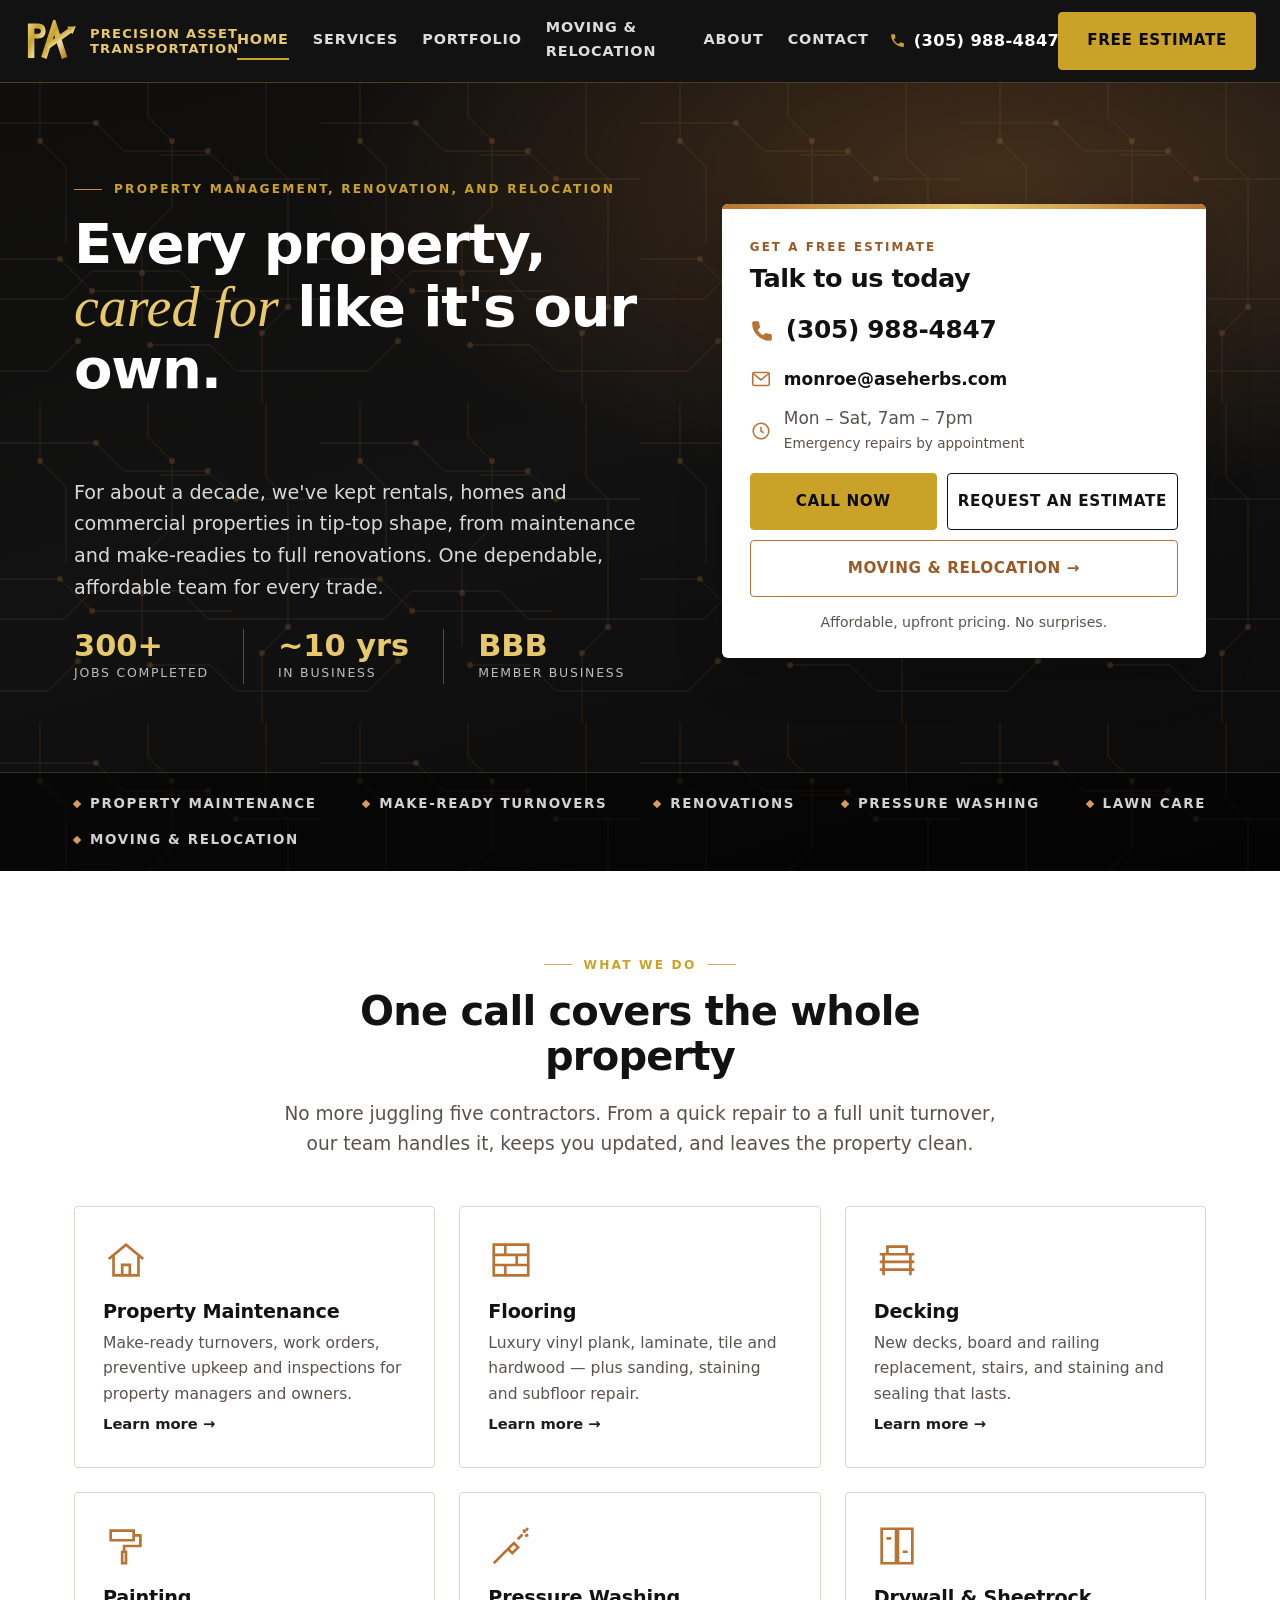
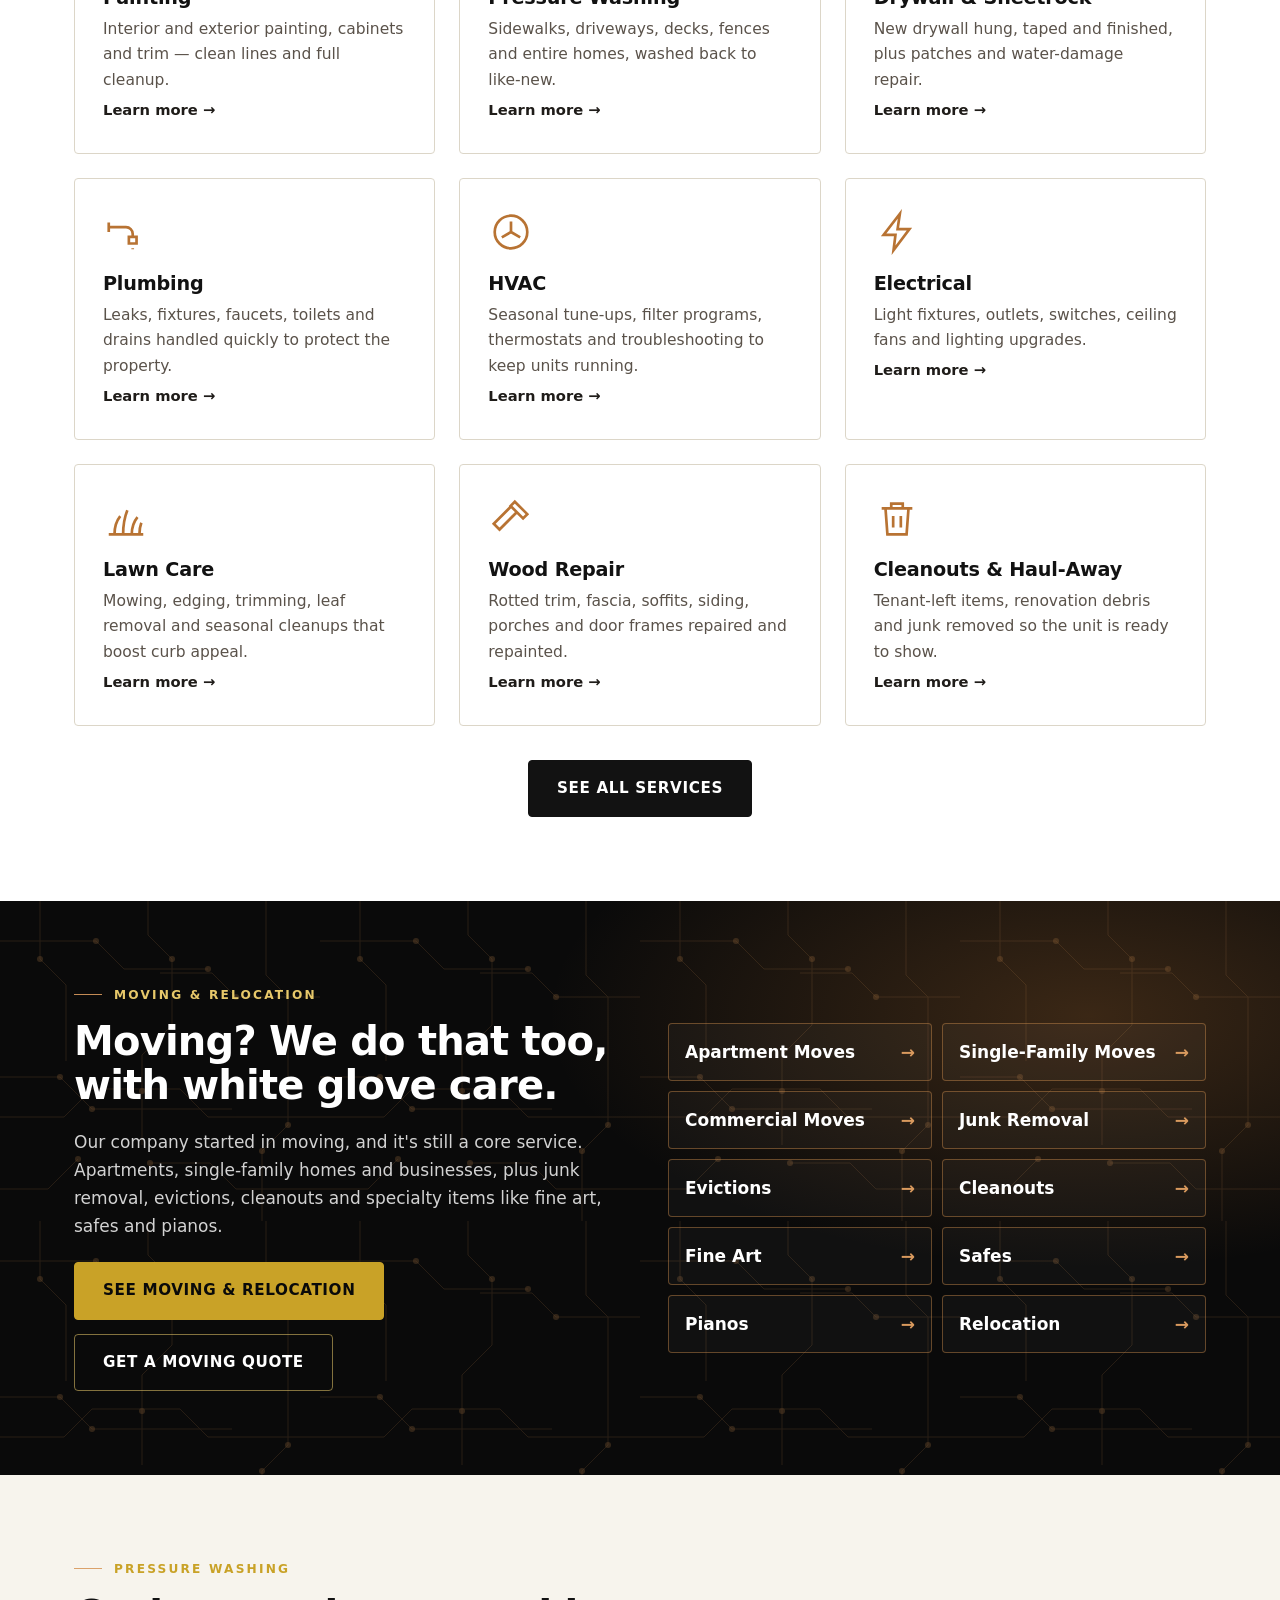
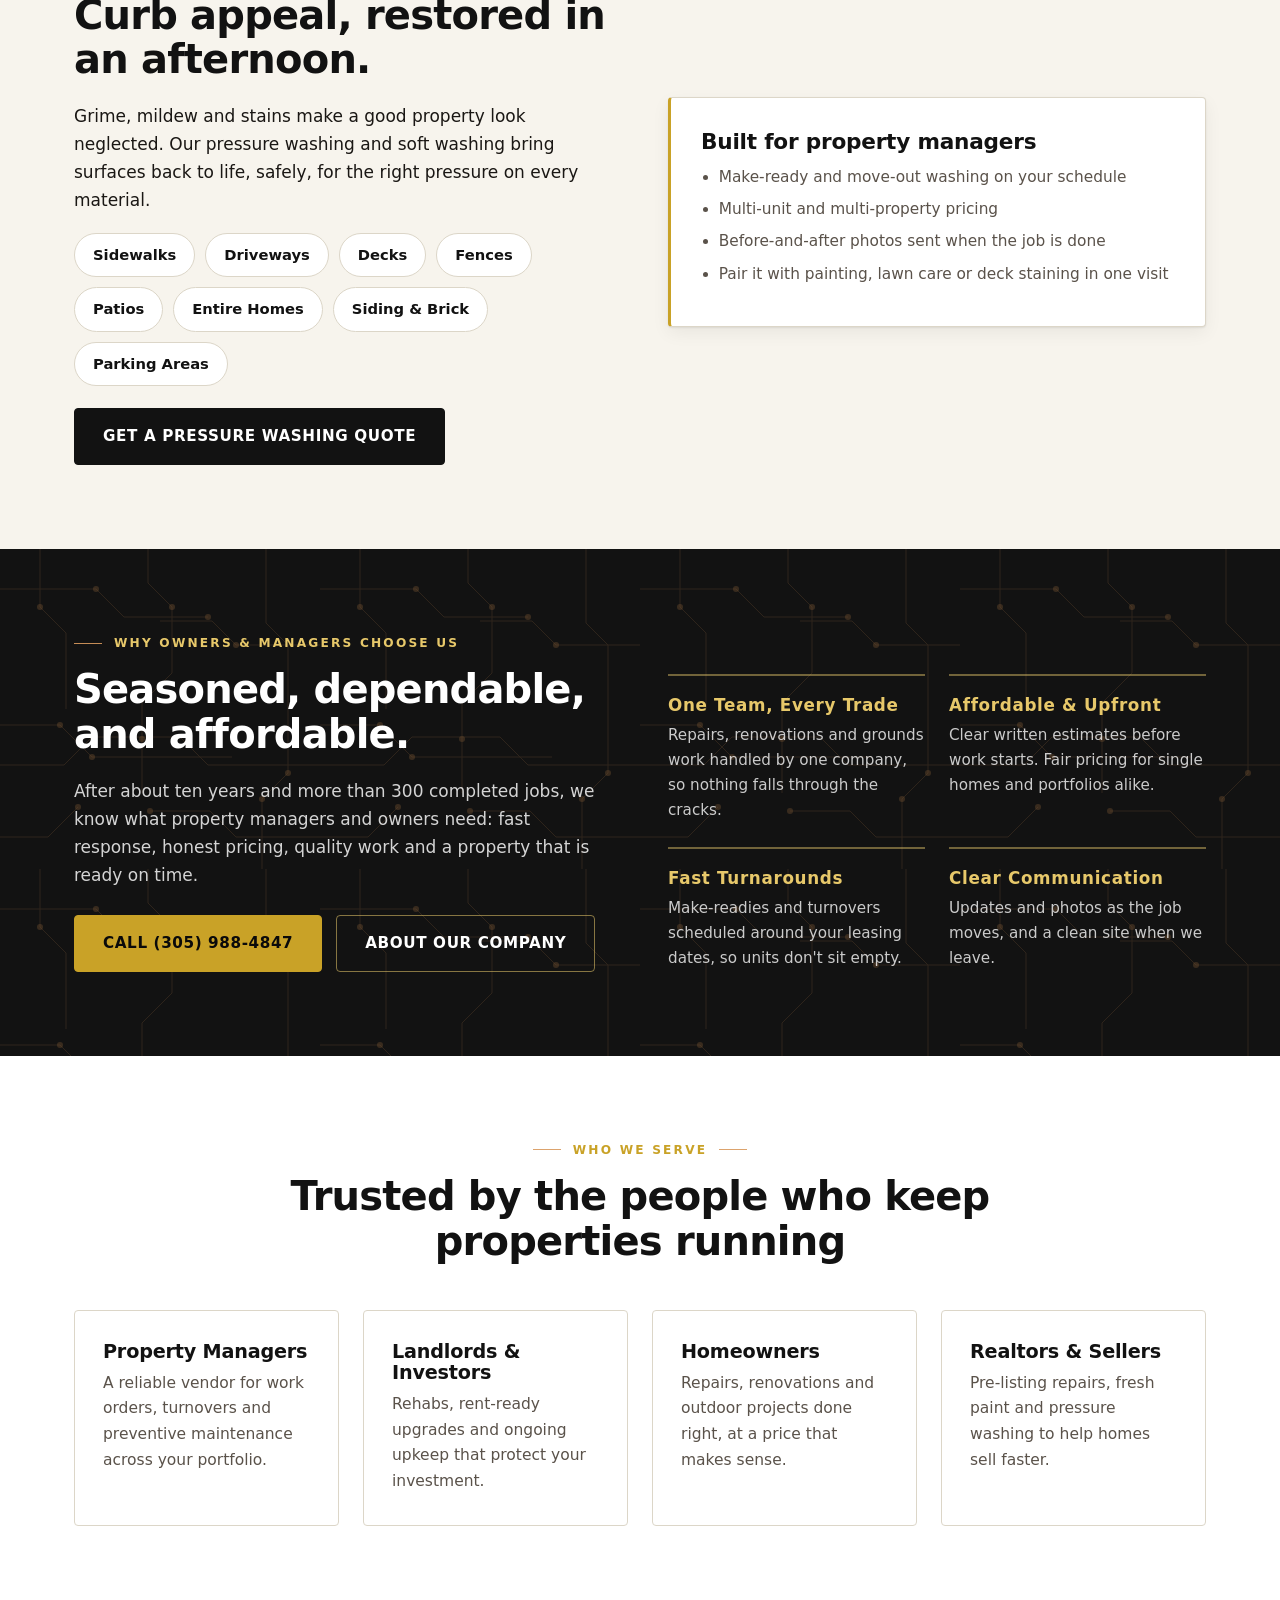
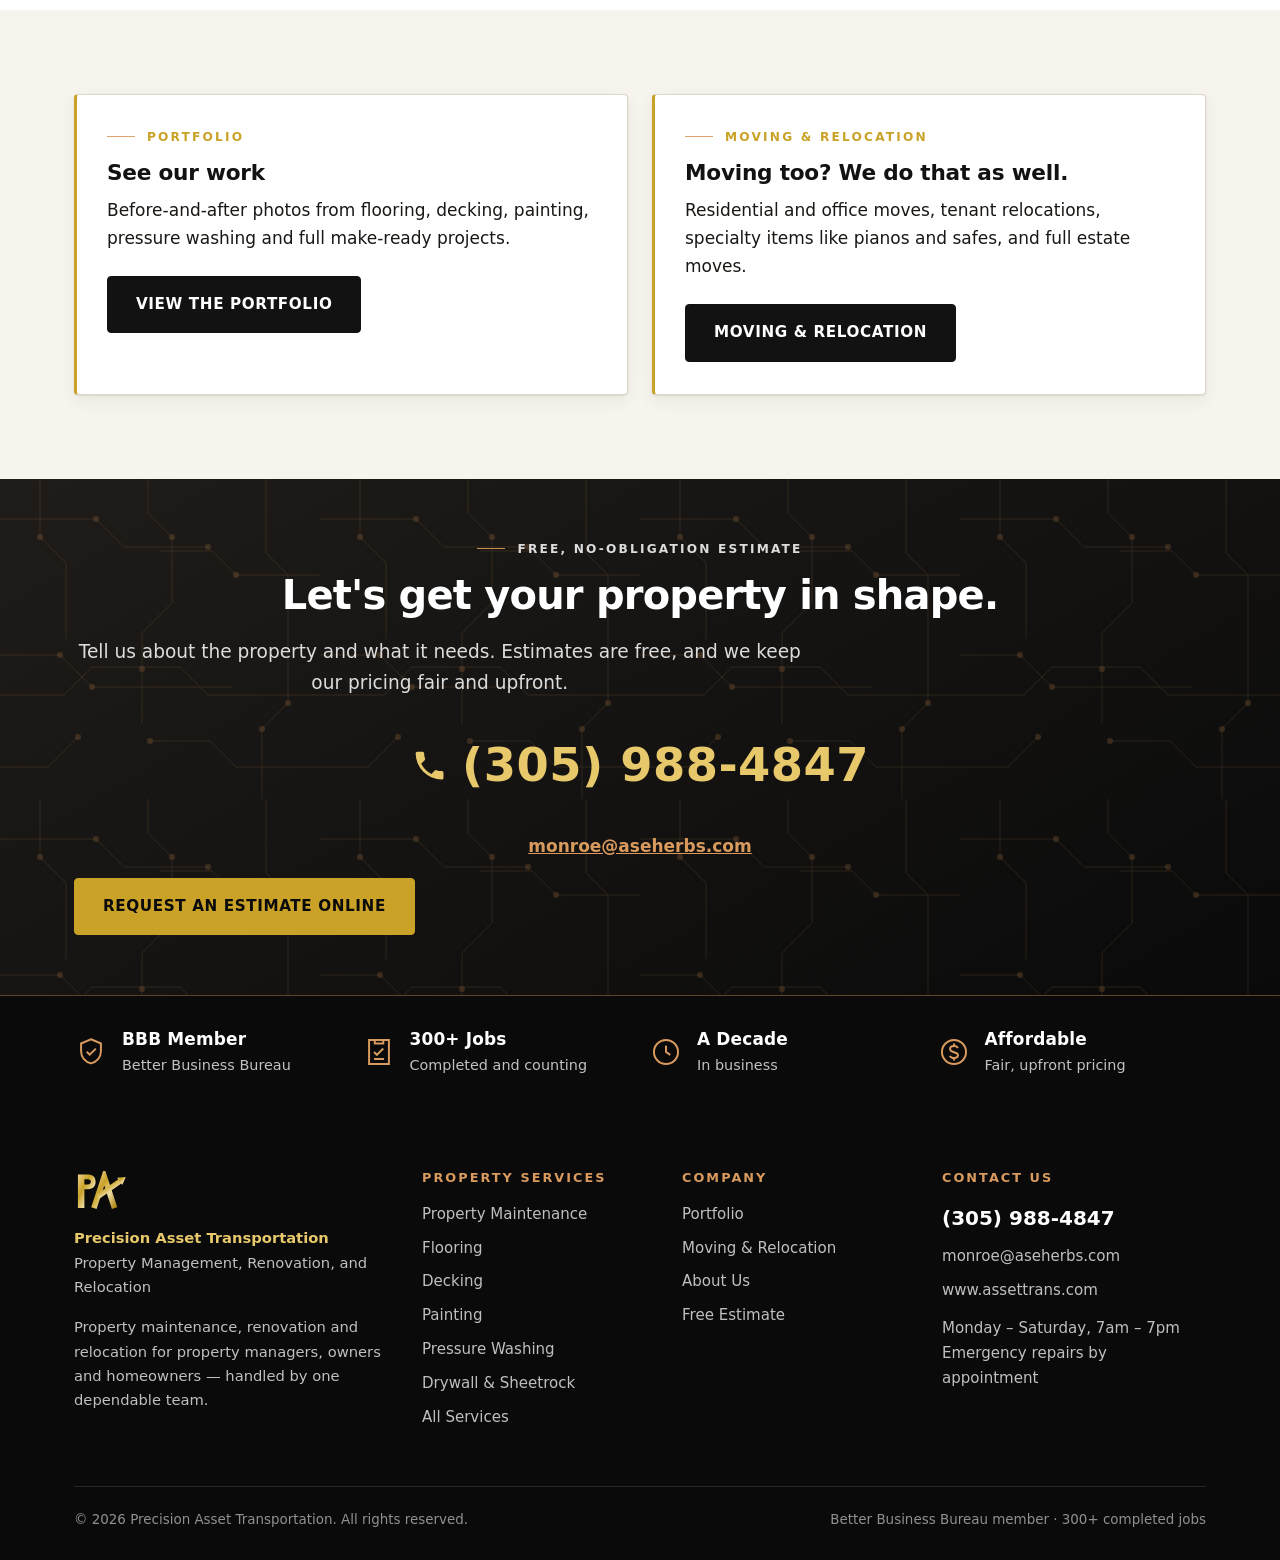
<file: index.html>
<!DOCTYPE html>
<html lang="en">
<head>
<meta charset="utf-8">
<meta name="viewport" content="width=device-width, initial-scale=1">
<title>Precision Asset Transportation | Property Management, Renovation &amp; Relocation</title>
<meta name="description" content="Property maintenance and home renovation for property managers, owners and homeowners — flooring, decking, painting, pressure washing, drywall, plumbing, HVAC, electrical, lawn care and wood repair, plus moving and relocation. Affordable, upfront pricing. Call (305) 988-4847.">
<link rel="canonical" href="https://www.assettrans.com/">
<meta property="og:type" content="website">
<meta property="og:title" content="Precision Asset Transportation | Property Management, Renovation &amp; Relocation">
<meta property="og:description" content="Property maintenance and home renovation for property managers, owners and homeowners — flooring, decking, painting, pressure washing, drywall, plumbing, HVAC, electrical, lawn care and wood repair, plus moving and relocation. Affordable, upfront pricing. Call (305) 988-4847.">
<meta property="og:url" content="https://www.assettrans.com/">
<meta property="og:image" content="https://www.assettrans.com/assets/img/og-image.png">
<meta property="og:image:width" content="1200">
<meta property="og:image:height" content="630">
<meta property="og:image:alt" content="Precision Asset Transportation — Property Management, Renovation, and Relocation">
<meta name="twitter:card" content="summary_large_image">
<meta name="twitter:title" content="Precision Asset Transportation | Property Management, Renovation &amp; Relocation">
<meta name="twitter:description" content="Property maintenance and home renovation for property managers, owners and homeowners — flooring, decking, painting, pressure washing, drywall, plumbing, HVAC, electrical, lawn care and wood repair, plus moving and relocation. Affordable, upfront pricing. Call (305) 988-4847.">
<meta name="twitter:image" content="https://www.assettrans.com/assets/img/og-image.png">
<meta property="og:site_name" content="Precision Asset Transportation">
<meta name="theme-color" content="#0A0A0A">
<link rel="icon" href="assets/img/favicon.svg" type="image/svg+xml">
<link rel="icon" href="assets/img/favicon-32.png" sizes="32x32" type="image/png">
<link rel="apple-touch-icon" href="assets/img/apple-touch-icon.png">
<link rel="manifest" href="site.webmanifest">
<link rel="stylesheet" href="assets/css/styles.css">
<script type="application/ld+json">
{
  "@context": "https://schema.org",
  "@type": "HomeAndConstructionBusiness",
  "name": "Precision Asset Transportation",
  "slogan": "Property Management, Renovation, and Relocation",
  "url": "https://www.assettrans.com/",
  "telephone": "+1-305-988-4847",
  "email": "monroe@aseherbs.com",
  "logo": "https://www.assettrans.com/assets/img/logo-mark.svg",
  "image": "https://www.assettrans.com/assets/img/og-image.png",
  "description": "Property management maintenance and home renovation \u2014 flooring, decking, painting, pressure washing, drywall, plumbing, HVAC, electrical, lawn care and wood repair \u2014 plus moving and relocation services.",
  "priceRange": "$$",
  "openingHoursSpecification": [
    {
      "@type": "OpeningHoursSpecification",
      "dayOfWeek": [
        "Monday",
        "Tuesday",
        "Wednesday",
        "Thursday",
        "Friday",
        "Saturday"
      ],
      "opens": "07:00",
      "closes": "19:00"
    }
  ],
  "knowsAbout": [
    "Property maintenance",
    "Make-ready and unit turnovers",
    "Flooring installation",
    "Deck building and repair",
    "Interior and exterior painting",
    "Pressure washing",
    "Drywall installation and repair",
    "Plumbing repair",
    "HVAC maintenance",
    "Electrical repair",
    "Lawn care",
    "Wood rot repair",
    "Residential moving",
    "Relocation services"
  ]
}
</script>
</head>
<body>
<a class="skip" href="#main">Skip to content</a>

<header class="site-header">
  <div class="wrap">
    <a class="brand" href="index.html">
      <img src="assets/img/logo-mark.svg" alt="Precision Asset Transportation" width="54" height="41">
      <span class="brand-name">
        <span>Precision Asset</span>
        <span>Transportation</span>
        <span class="brand-tag">Property Management, Renovation, and Relocation</span>
      </span>
    </a>
    <nav class="nav" id="primary-nav" aria-label="Primary">
      <a href="index.html" aria-current="page">Home</a>
      <a href="services.html">Services</a>
      <a href="portfolio.html">Portfolio</a>
      <a href="moving.html">Moving &amp; Relocation</a>
      <a href="about.html">About</a>
      <a href="contact.html">Contact</a>
    </nav>
    <div class="header-cta">
      <a class="header-moving" href="moving.html">Moving</a>
      <a class="header-phone" href="tel:+13059884847">
        <svg viewBox="0 0 24 24" aria-hidden="true"><path d="M6.6 10.8a15.1 15.1 0 0 0 6.6 6.6l2.2-2.2a1 1 0 0 1 1-.24 11.4 11.4 0 0 0 3.6.58 1 1 0 0 1 1 1V20a1 1 0 0 1-1 1A17 17 0 0 1 3 4a1 1 0 0 1 1-1h3.5a1 1 0 0 1 1 1 11.4 11.4 0 0 0 .57 3.6 1 1 0 0 1-.25 1z"/></svg>
        <span>(305) 988-4847</span>
      </a>
      <a class="btn btn--gold" href="contact.html">Free Estimate</a>
    </div>
    <button class="nav-toggle" type="button" aria-expanded="false" aria-controls="primary-nav" aria-label="Menu">
      <span></span><span></span><span></span>
    </button>
  </div>
</header>

<main id="main">

  <!-- ============================================================ hero -->
  <section class="hero circuitry">
    <div class="wrap">
      <div class="hero__inner hero__inner--home">
        <div class="hero-text">
          <p class="eyebrow">Property Management, Renovation, and Relocation</p>
          <h1>Every property, <em>cared for</em> like it's our own.</h1>
        </div>
        <div class="hero-more">
          <p class="lede">For about a decade, we've kept rentals, homes and commercial properties in tip-top shape, from maintenance and make-readies to full renovations. One dependable, affordable team for every trade.</p>
          <ul class="hero-stats">
            <li><strong>300+</strong><span>Jobs completed</span></li>
            <li><strong>~10 yrs</strong><span>In business</span></li>
            <li><strong>BBB</strong><span>Member business</span></li>
          </ul>
        </div>
        <aside class="contact-card" aria-label="Contact us">
          <p class="contact-card__eyebrow">Get a Free Estimate</p>
          <h2>Talk to us today</h2>
          <a class="contact-card__line contact-card__phone" href="tel:+13059884847"><svg viewBox="0 0 24 24" aria-hidden="true"><path d="M6.6 10.8a15.1 15.1 0 0 0 6.6 6.6l2.2-2.2a1 1 0 0 1 1-.24 11.4 11.4 0 0 0 3.6.58 1 1 0 0 1 1 1V20a1 1 0 0 1-1 1A17 17 0 0 1 3 4a1 1 0 0 1 1-1h3.5a1 1 0 0 1 1 1 11.4 11.4 0 0 0 .57 3.6 1 1 0 0 1-.25 1z"/></svg><span>(305) 988-4847</span></a>
          <a class="contact-card__line" href="mailto:monroe@aseherbs.com"><svg viewBox="0 0 24 24" aria-hidden="true"><rect x="3" y="5" width="18" height="14" rx="1.5"/><path d="M3.5 6l8.5 7 8.5-7"/></svg><span>monroe@aseherbs.com</span></a>
          <p class="contact-card__line contact-card__hours"><svg viewBox="0 0 24 24" aria-hidden="true"><circle cx="12" cy="12" r="8.5"/><path d="M12 7.5V12l3 2"/></svg><span>Mon – Sat, 7am – 7pm<br><small>Emergency repairs by appointment</small></span></p>
          <div class="contact-card__btns">
            <a class="btn btn--gold" href="tel:+13059884847">Call Now</a>
            <a class="btn btn--ghost" href="contact.html">Request an Estimate</a>
            <a class="btn btn--outline contact-card__moving" href="moving.html">Moving &amp; Relocation &rarr;</a>
          </div>
          <p class="contact-card__note">Affordable, upfront pricing. No surprises.</p>
        </aside>
      </div>
    </div>
    <div class="trust">
      <div class="wrap">
        <ul>
          <li>Property Maintenance</li>
          <li>Make-Ready Turnovers</li>
          <li>Renovations</li>
          <li>Pressure Washing</li>
          <li>Lawn Care</li>
          <li>Moving &amp; Relocation</li>
        </ul>
      </div>
    </div>
  </section>

  <!-- ======================================================== services -->
  <section class="section" id="services">
    <div class="wrap">
      <div class="section-head center">
        <p class="eyebrow">What We Do</p>
        <h2>One call covers the whole property</h2>
        <p class="lede">No more juggling five contractors. From a quick repair to a full unit turnover, our team handles it, keeps you updated, and leaves the property clean.</p>
      </div>
      <div class="grid grid--3">
        <article class="card reveal">
          <div class="icon"><svg viewBox="0 0 24 24" aria-hidden="true"><path d="M3 11.5 12 4l9 7.5M5.5 10v10h13V10M10 20v-5.5h4V20"/></svg></div>
          <h3>Property Maintenance</h3>
          <p>Make-ready turnovers, work orders, preventive upkeep and inspections for property managers and owners.</p>
          <a class="card-link" href="services.html#management">Learn more &rarr;</a>
        </article>
        <article class="card reveal">
          <div class="icon"><svg viewBox="0 0 24 24" aria-hidden="true"><path d="M3 4h18v16H3zM3 9.3h18M3 14.6h18M9 4v5.3M15 9.3v5.3M9 14.6V20"/></svg></div>
          <h3>Flooring</h3>
          <p>Luxury vinyl plank, laminate, tile and hardwood — plus sanding, staining and subfloor repair.</p>
          <a class="card-link" href="services.html#flooring">Learn more &rarr;</a>
        </article>
        <article class="card reveal">
          <div class="icon"><svg viewBox="0 0 24 24" aria-hidden="true"><path d="M3 9h18M3 13h18M3 17h18M5 9v11M19 9v11M7 9V5h10v4"/></svg></div>
          <h3>Decking</h3>
          <p>New decks, board and railing replacement, stairs, and staining and sealing that lasts.</p>
          <a class="card-link" href="services.html#decking">Learn more &rarr;</a>
        </article>
        <article class="card reveal">
          <div class="icon"><svg viewBox="0 0 24 24" aria-hidden="true"><path d="M4 4h12v5H4zM16 6.5h3.5v5.5H11v3M10 15h2v6h-2z"/></svg></div>
          <h3>Painting</h3>
          <p>Interior and exterior painting, cabinets and trim — clean lines and full cleanup.</p>
          <a class="card-link" href="services.html#painting">Learn more &rarr;</a>
        </article>
        <article class="card reveal">
          <div class="icon"><svg viewBox="0 0 24 24" aria-hidden="true"><path d="M3 21l7.5-7.5M10.5 13.5l3-3 2.2 2.2-3 3zM15.5 8.5 18 6M18.5 3.5l.8 1.6M21 6.2l-1.7.6M20.8 2.6l-1 1.5"/></svg></div>
          <h3>Pressure Washing</h3>
          <p>Sidewalks, driveways, decks, fences and entire homes, washed back to like-new.</p>
          <a class="card-link" href="services.html#pressure-washing">Learn more &rarr;</a>
        </article>
        <article class="card reveal">
          <div class="icon"><svg viewBox="0 0 24 24" aria-hidden="true"><path d="M4 3h7.5v18H4zM12.5 3H20v18h-7.5zM6.5 8h2.5M15 15h2.5"/></svg></div>
          <h3>Drywall &amp; Sheetrock</h3>
          <p>New drywall hung, taped and finished, plus patches and water-damage repair.</p>
          <a class="card-link" href="services.html#drywall">Learn more &rarr;</a>
        </article>
        <article class="card reveal">
          <div class="icon"><svg viewBox="0 0 24 24" aria-hidden="true"><path d="M3 9.5h9a3.5 3.5 0 0 1 3.5 3.5v1.5M3 7v5M13.5 14.5h4V18h-4zM15.5 20.5v.5"/></svg></div>
          <h3>Plumbing</h3>
          <p>Leaks, fixtures, faucets, toilets and drains handled quickly to protect the property.</p>
          <a class="card-link" href="services.html#plumbing">Learn more &rarr;</a>
        </article>
        <article class="card reveal">
          <div class="icon"><svg viewBox="0 0 24 24" aria-hidden="true"><path d="M12 3.5a8.5 8.5 0 1 0 0 17 8.5 8.5 0 0 0 0-17zM12 12V6.5M12 12l4.8 2.8M12 12l-4.8 2.8"/></svg></div>
          <h3>HVAC</h3>
          <p>Seasonal tune-ups, filter programs, thermostats and troubleshooting to keep units running.</p>
          <a class="card-link" href="services.html#hvac">Learn more &rarr;</a>
        </article>
        <article class="card reveal">
          <div class="icon"><svg viewBox="0 0 24 24" aria-hidden="true"><path d="M13.5 2.5 5 13.5h6.2l-1 8 8.3-11h-6.2z"/></svg></div>
          <h3>Electrical</h3>
          <p>Light fixtures, outlets, switches, ceiling fans and lighting upgrades.</p>
          <a class="card-link" href="services.html#electrical">Learn more &rarr;</a>
        </article>
        <article class="card reveal">
          <div class="icon"><svg viewBox="0 0 24 24" aria-hidden="true"><path d="M3 20.5h18M6 20.5c0-4 1-7 3-9.5M10.5 20.5c0-5 .8-9 2.2-12.5M15 20.5c0-3.6 1-6.6 3-9M19 20.5c0-2.6.4-4.4 1-6"/></svg></div>
          <h3>Lawn Care</h3>
          <p>Mowing, edging, trimming, leaf removal and seasonal cleanups that boost curb appeal.</p>
          <a class="card-link" href="services.html#lawn-care">Learn more &rarr;</a>
        </article>
        <article class="card reveal">
          <div class="icon"><svg viewBox="0 0 24 24" aria-hidden="true"><path d="M14 3.5l6.5 6.5-2.2 2.2-6.5-6.5zM12.5 5.5 3 15l3 3 9.5-9.5"/></svg></div>
          <h3>Wood Repair</h3>
          <p>Rotted trim, fascia, soffits, siding, porches and door frames repaired and repainted.</p>
          <a class="card-link" href="services.html#wood-repair">Learn more &rarr;</a>
        </article>
        <article class="card reveal">
          <div class="icon"><svg viewBox="0 0 24 24" aria-hidden="true"><path d="M4 7h16M9 7V4.5h6V7M6 7l1 13.5h10L18 7M10 11v6M14 11v6"/></svg></div>
          <h3>Cleanouts &amp; Haul-Away</h3>
          <p>Tenant-left items, renovation debris and junk removed so the unit is ready to show.</p>
          <a class="card-link" href="services.html#cleanouts">Learn more &rarr;</a>
        </article>
      </div>
      <div class="btn-row center" style="margin-top:34px;justify-content:center"><a class="btn btn--navy" href="services.html">See All Services</a></div>
    </div>
  </section>


  <!-- ========================================================= moving -->
  <section class="section moving-band circuitry on-navy" id="moving">
    <div class="wrap">
      <div class="split">
        <div>
          <p class="eyebrow">Moving &amp; Relocation</p>
          <h2>Moving? We do that too, with white glove care.</h2>
          <p>Our company started in moving, and it's still a core service. Apartments, single-family homes and businesses, plus junk removal, evictions, cleanouts and specialty items like fine art, safes and pianos.</p>
          <div class="btn-row" style="margin-top:22px">
            <a class="btn btn--gold" href="moving.html">See Moving &amp; Relocation</a>
            <a class="btn btn--ghost" href="contact.html?service=Moving%20%26%20relocation">Get a Moving Quote</a>
          </div>
        </div>
        <div>
          <ul class="move-links">
            <li><a href="moving.html#apartment">Apartment Moves</a></li>
            <li><a href="moving.html#single-family">Single-Family Moves</a></li>
            <li><a href="moving.html#commercial">Commercial Moves</a></li>
            <li><a href="moving.html#junk-removal">Junk Removal</a></li>
            <li><a href="moving.html#evictions">Evictions</a></li>
            <li><a href="moving.html#cleanouts">Cleanouts</a></li>
            <li><a href="moving.html#fine-art">Fine Art</a></li>
            <li><a href="moving.html#safes">Safes</a></li>
            <li><a href="moving.html#pianos">Pianos</a></li>
            <li><a href="moving.html#relocation">Relocation</a></li>
          </ul>
        </div>
      </div>
    </div>
  </section>

  <!-- =================================================== pressure wash -->
  <section class="section section--ivory" id="pressure-washing">
    <div class="wrap">
      <div class="split">
        <div>
          <p class="eyebrow">Pressure Washing</p>
          <h2>Curb appeal, restored in an afternoon.</h2>
          <p>Grime, mildew and stains make a good property look neglected. Our pressure washing and soft washing bring surfaces back to life, safely, for the right pressure on every material.</p>
          <ul class="chips">
            <li>Sidewalks</li><li>Driveways</li><li>Decks</li><li>Fences</li><li>Patios</li><li>Entire Homes</li><li>Siding &amp; Brick</li><li>Parking Areas</li>
          </ul>
          <div class="btn-row" style="margin-top:22px"><a class="btn btn--navy" href="contact.html?service=Pressure%20Washing">Get a Pressure Washing Quote</a></div>
        </div>
        <div class="panel">
          <h3>Built for property managers</h3>
          <ul>
            <li>Make-ready and move-out washing on your schedule</li>
            <li>Multi-unit and multi-property pricing</li>
            <li>Before-and-after photos sent when the job is done</li>
            <li>Pair it with painting, lawn care or deck staining in one visit</li>
          </ul>
        </div>
      </div>
    </div>
  </section>

  <!-- ============================================================= why -->
  <section class="section assurance circuitry on-navy">
    <div class="wrap">
      <div class="split">
        <div>
          <p class="eyebrow">Why Owners &amp; Managers Choose Us</p>
          <h2>Seasoned, dependable, and affordable.</h2>
          <p>After about ten years and more than 300 completed jobs, we know what property managers and owners need: fast response, honest pricing, quality work and a property that is ready on time.</p>
          <div class="btn-row" style="margin-top:26px">
            <a class="btn btn--gold" href="tel:+13059884847">Call (305) 988-4847</a>
            <a class="btn btn--ghost" href="about.html">About Our Company</a>
          </div>
        </div>
        <div>
          <div class="grid grid--2">
            <div class="assure-item"><h3>One Team, Every Trade</h3><p>Repairs, renovations and grounds work handled by one company, so nothing falls through the cracks.</p></div>
            <div class="assure-item"><h3>Affordable &amp; Upfront</h3><p>Clear written estimates before work starts. Fair pricing for single homes and portfolios alike.</p></div>
            <div class="assure-item"><h3>Fast Turnarounds</h3><p>Make-readies and turnovers scheduled around your leasing dates, so units don't sit empty.</p></div>
            <div class="assure-item"><h3>Clear Communication</h3><p>Updates and photos as the job moves, and a clean site when we leave.</p></div>
          </div>
        </div>
      </div>
    </div>
  </section>

  <!-- ===================================================== who we serve -->
  <section class="section">
    <div class="wrap">
      <div class="section-head center">
        <p class="eyebrow">Who We Serve</p>
        <h2>Trusted by the people who keep properties running</h2>
      </div>
      <div class="grid grid--4">
        <article class="card reveal"><h3>Property Managers</h3><p>A reliable vendor for work orders, turnovers and preventive maintenance across your portfolio.</p></article>
        <article class="card reveal"><h3>Landlords &amp; Investors</h3><p>Rehabs, rent-ready upgrades and ongoing upkeep that protect your investment.</p></article>
        <article class="card reveal"><h3>Homeowners</h3><p>Repairs, renovations and outdoor projects done right, at a price that makes sense.</p></article>
        <article class="card reveal"><h3>Realtors &amp; Sellers</h3><p>Pre-listing repairs, fresh paint and pressure washing to help homes sell faster.</p></article>
      </div>
    </div>
  </section>

  <!-- ========================================================= split2 -->
  <section class="section section--ivory">
    <div class="wrap">
      <div class="grid grid--2 feature-pair">
        <article class="panel">
          <p class="eyebrow">Portfolio</p>
          <h3>See our work</h3>
          <p>Before-and-after photos from flooring, decking, painting, pressure washing and full make-ready projects.</p>
          <a class="btn btn--navy" href="portfolio.html">View the Portfolio</a>
        </article>
        <article class="panel">
          <p class="eyebrow">Moving &amp; Relocation</p>
          <h3>Moving too? We do that as well.</h3>
          <p>Residential and office moves, tenant relocations, specialty items like pianos and safes, and full estate moves.</p>
          <a class="btn btn--navy" href="moving.html">Moving &amp; Relocation</a>
        </article>
      </div>
    </div>
  </section>

  <section class="section section--tight cta-band circuitry">
    <div class="wrap">
      <p class="eyebrow" style="justify-content:center">Free, No-Obligation Estimate</p>
      <h2>Let's get your property in shape.</h2>
      <p class="lede center">Tell us about the property and what it needs. Estimates are free, and we keep our pricing fair and upfront.</p>
      <a class="phone-xl" href="tel:+13059884847">
        <svg viewBox="0 0 24 24" aria-hidden="true"><path d="M6.6 10.8a15.1 15.1 0 0 0 6.6 6.6l2.2-2.2a1 1 0 0 1 1-.24 11.4 11.4 0 0 0 3.6.58 1 1 0 0 1 1 1V20a1 1 0 0 1-1 1A17 17 0 0 1 3 4a1 1 0 0 1 1-1h3.5a1 1 0 0 1 1 1 11.4 11.4 0 0 0 .57 3.6 1 1 0 0 1-.25 1z"/></svg>
        (305) 988-4847
      </a>
      <p class="cta-email"><a href="mailto:monroe@aseherbs.com">monroe@aseherbs.com</a></p>
      <div class="btn-row"><a class="btn btn--gold" href="contact.html">Request an Estimate Online</a></div>
    </div>
  </section>

  <section class="proof" aria-label="Why property owners trust us">
    <div class="wrap">
      <ul class="proof-list">
        <li><svg viewBox="0 0 24 24" aria-hidden="true"><path d="M12 3l7 3v5.5c0 4.3-3 7.4-7 8.5-4-1.1-7-4.2-7-8.5V6z"/><path d="M9 11.8l2.1 2.1L15.4 9.6"/></svg><span><strong>BBB Member</strong>Better Business Bureau</span></li>
        <li><svg viewBox="0 0 24 24" aria-hidden="true"><path d="M5 3.5h14v17H5zM9 3.5h6V6H9zM8.5 12l2 2 4.5-4.5M8.5 17h7"/></svg><span><strong>300+ Jobs</strong>Completed and counting</span></li>
        <li><svg viewBox="0 0 24 24" aria-hidden="true"><circle cx="12" cy="12" r="8.5"/><path d="M12 7.5V12l3 2"/></svg><span><strong>A Decade</strong>In business</span></li>
        <li><svg viewBox="0 0 24 24" aria-hidden="true"><circle cx="12" cy="12" r="8.5"/><path d="M14.8 9.2c-.5-.9-1.6-1.4-2.8-1.4-1.6 0-2.8.8-2.8 2.1 0 3 5.6 1.5 5.6 4.3 0 1.3-1.2 2.1-2.8 2.1-1.3 0-2.4-.6-2.9-1.6M12 6v1.8M12 16.2V18"/></svg><span><strong>Affordable</strong>Fair, upfront pricing</span></li>
      </ul>
    </div>
  </section>

</main>

<footer class="site-footer">
  <div class="wrap">
    <div class="footer-grid">
      <div class="footer-brand">
        <img src="assets/img/logo-mark.svg" alt="Precision Asset Transportation" width="54" height="41">
        <p><strong style="color:#e7c86a">Precision Asset Transportation</strong><br>Property Management, Renovation, and Relocation</p>
        <p>Property maintenance, renovation and relocation for property managers, owners and homeowners — handled by one dependable team.</p>
      </div>
      <div>
        <h4>Property Services</h4>
        <ul>
          <li><a href="services.html#management">Property Maintenance</a></li>
          <li><a href="services.html#flooring">Flooring</a></li>
          <li><a href="services.html#decking">Decking</a></li>
          <li><a href="services.html#painting">Painting</a></li>
          <li><a href="services.html#pressure-washing">Pressure Washing</a></li>
          <li><a href="services.html#drywall">Drywall &amp; Sheetrock</a></li>
          <li><a href="services.html">All Services</a></li>
        </ul>
      </div>
      <div>
        <h4>Company</h4>
        <ul>
          <li><a href="portfolio.html">Portfolio</a></li>
          <li><a href="moving.html">Moving &amp; Relocation</a></li>
          <li><a href="about.html">About Us</a></li>
          <li><a href="contact.html">Free Estimate</a></li>
        </ul>
      </div>
      <div>
        <h4>Contact Us</h4>
        <ul>
          <li><a class="footer-phone" href="tel:+13059884847">(305) 988-4847</a></li>
          <li><a href="mailto:monroe@aseherbs.com">monroe@aseherbs.com</a></li>
          <li>www.assettrans.com</li>
        </ul>
        <p style="margin-top:14px">Monday – Saturday, 7am – 7pm<br>Emergency repairs by appointment</p>
      </div>
    </div>
    <div class="footer-bottom">
      <span>&copy; <span id="year">2026</span> Precision Asset Transportation. All rights reserved.</span>
      <span>Better Business Bureau member &middot; 300+ completed jobs</span>
    </div>
  </div>
</footer>

<div class="call-bar">
  <a href="tel:+13059884847">
    <svg viewBox="0 0 24 24" aria-hidden="true"><path d="M6.6 10.8a15.1 15.1 0 0 0 6.6 6.6l2.2-2.2a1 1 0 0 1 1-.24 11.4 11.4 0 0 0 3.6.58 1 1 0 0 1 1 1V20a1 1 0 0 1-1 1A17 17 0 0 1 3 4a1 1 0 0 1 1-1h3.5a1 1 0 0 1 1 1 11.4 11.4 0 0 0 .57 3.6 1 1 0 0 1-.25 1z"/></svg>
    Call (305) 988-4847
  </a>
</div>

<script src="assets/js/main.js"></script>
<script>document.getElementById("year").textContent = new Date().getFullYear();</script>
</body>
</html>
</file>
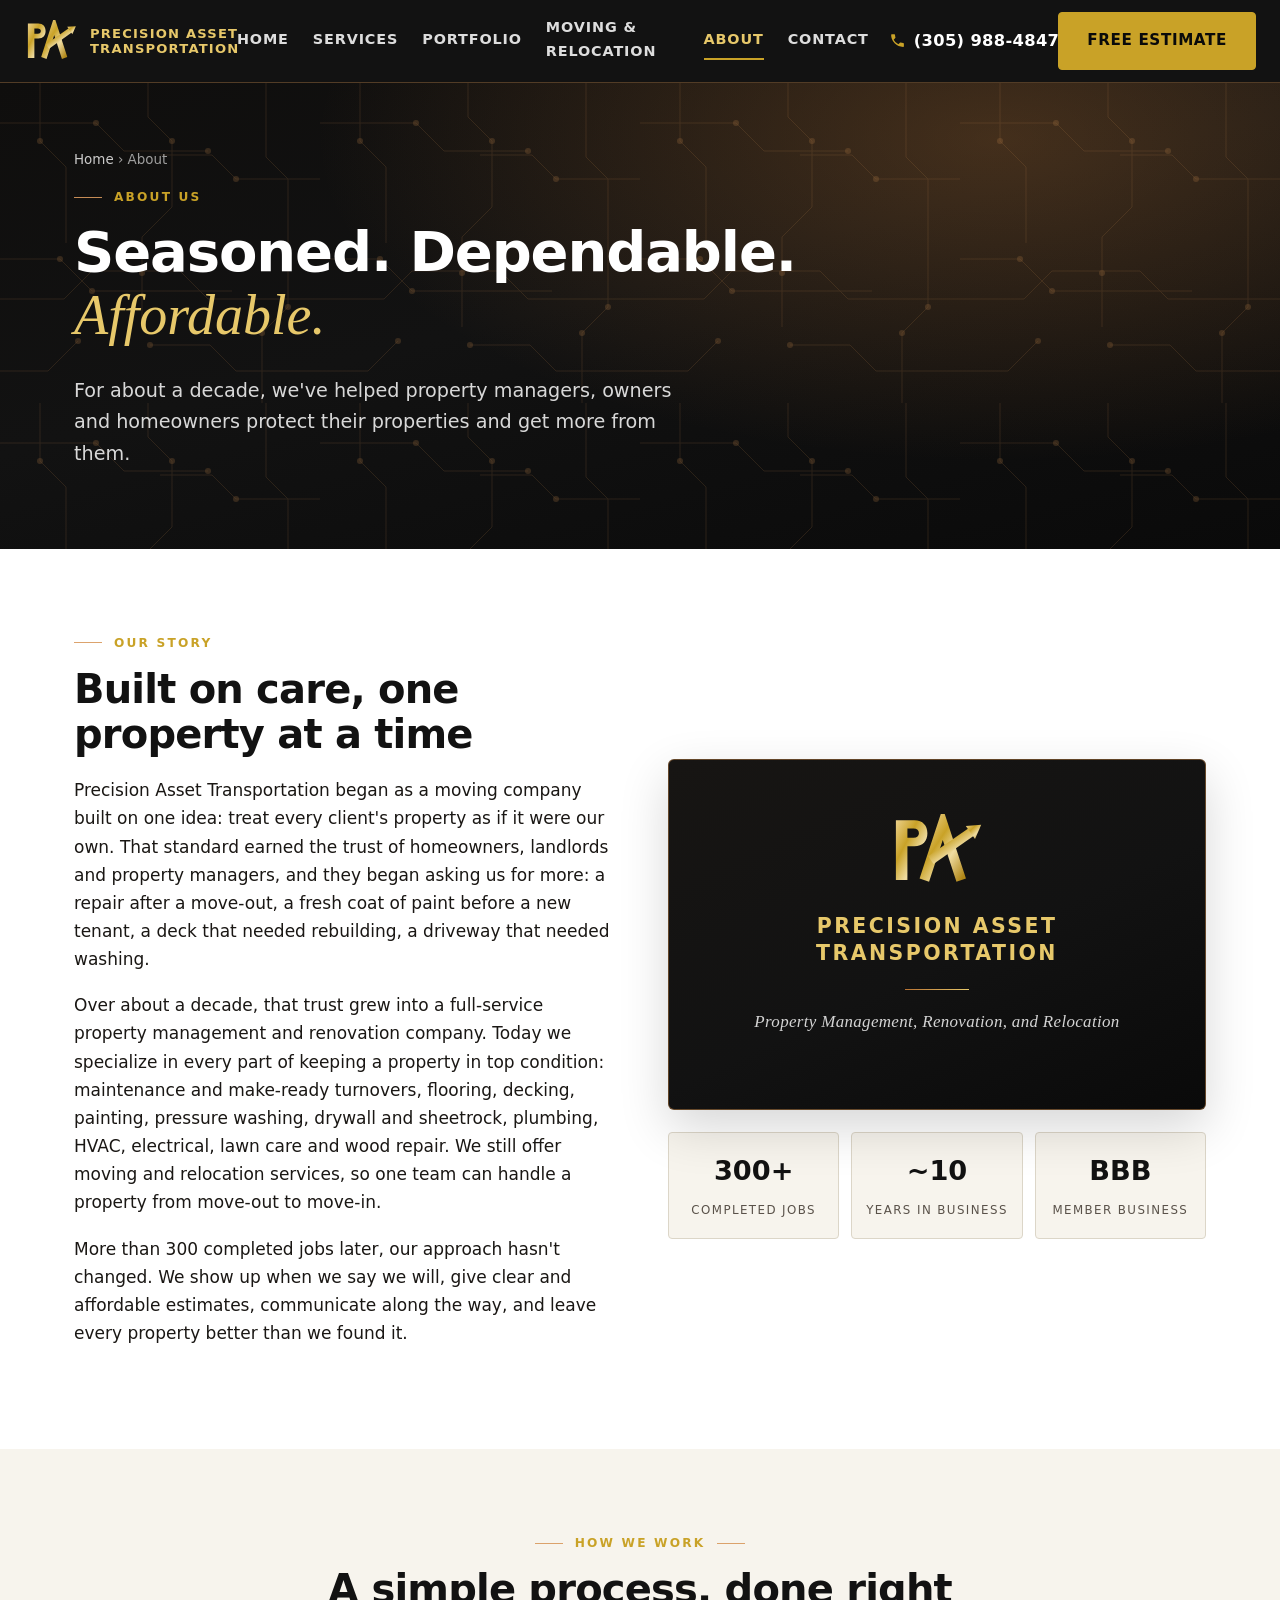
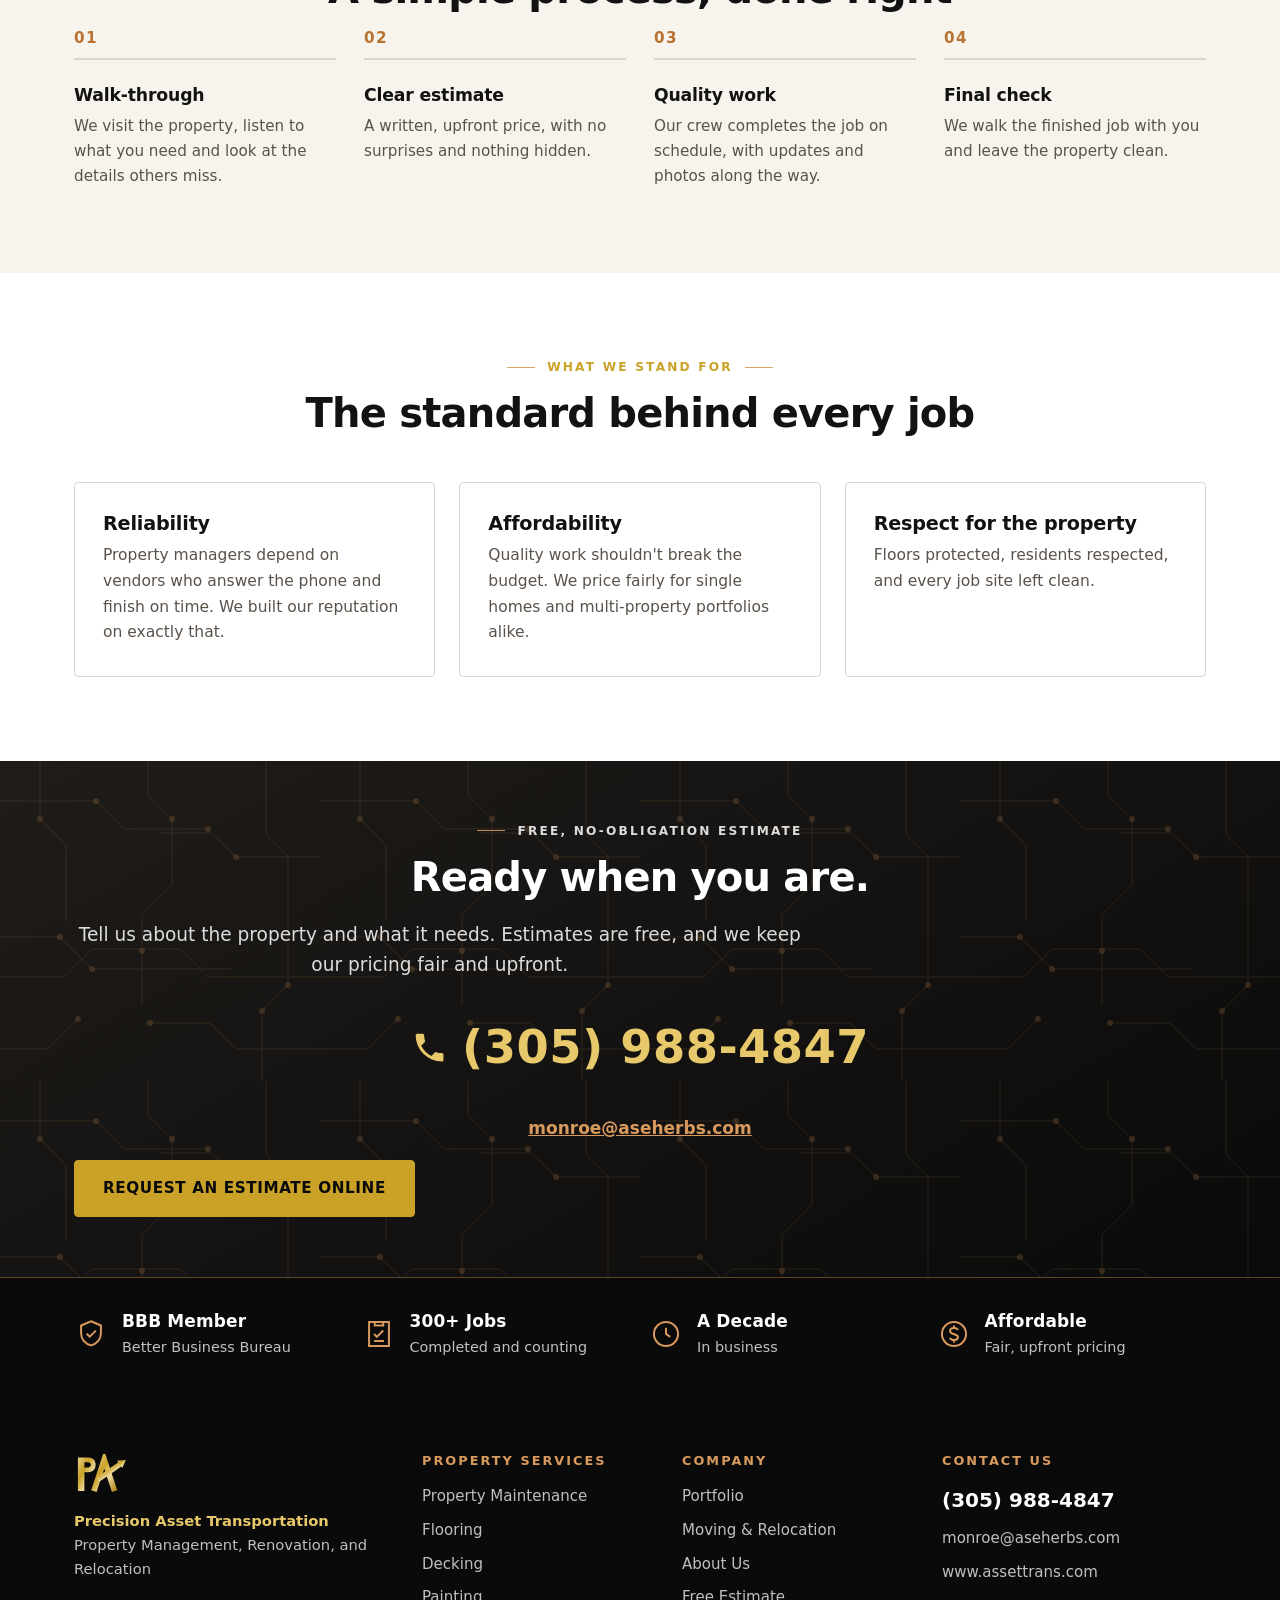
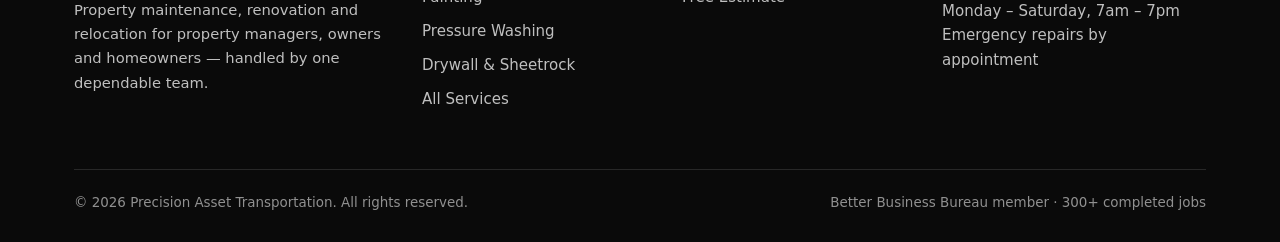
<file: about.html>
<!DOCTYPE html>
<html lang="en">
<head>
<meta charset="utf-8">
<meta name="viewport" content="width=device-width, initial-scale=1">
<title>About Us | Precision Asset Transportation</title>
<meta name="description" content="A seasoned property management and renovation company with about a decade in business, more than 300 completed jobs and Better Business Bureau membership.">
<link rel="canonical" href="https://www.assettrans.com/about.html">
<meta property="og:type" content="website">
<meta property="og:title" content="About Us | Precision Asset Transportation">
<meta property="og:description" content="A seasoned property management and renovation company with about a decade in business, more than 300 completed jobs and Better Business Bureau membership.">
<meta property="og:url" content="https://www.assettrans.com/about.html">
<meta property="og:image" content="https://www.assettrans.com/assets/img/og-image.png">
<meta property="og:image:width" content="1200">
<meta property="og:image:height" content="630">
<meta property="og:image:alt" content="Precision Asset Transportation — Property Management, Renovation, and Relocation">
<meta name="twitter:card" content="summary_large_image">
<meta name="twitter:title" content="About Us | Precision Asset Transportation">
<meta name="twitter:description" content="A seasoned property management and renovation company with about a decade in business, more than 300 completed jobs and Better Business Bureau membership.">
<meta name="twitter:image" content="https://www.assettrans.com/assets/img/og-image.png">
<meta property="og:site_name" content="Precision Asset Transportation">
<meta name="theme-color" content="#0A0A0A">
<link rel="icon" href="assets/img/favicon.svg" type="image/svg+xml">
<link rel="icon" href="assets/img/favicon-32.png" sizes="32x32" type="image/png">
<link rel="apple-touch-icon" href="assets/img/apple-touch-icon.png">
<link rel="manifest" href="site.webmanifest">
<link rel="stylesheet" href="assets/css/styles.css">
<script type="application/ld+json">
{
  "@context": "https://schema.org",
  "@type": "HomeAndConstructionBusiness",
  "name": "Precision Asset Transportation",
  "slogan": "Property Management, Renovation, and Relocation",
  "url": "https://www.assettrans.com/",
  "telephone": "+1-305-988-4847",
  "email": "monroe@aseherbs.com",
  "logo": "https://www.assettrans.com/assets/img/logo-mark.svg",
  "image": "https://www.assettrans.com/assets/img/og-image.png",
  "description": "Property management maintenance and home renovation \u2014 flooring, decking, painting, pressure washing, drywall, plumbing, HVAC, electrical, lawn care and wood repair \u2014 plus moving and relocation services.",
  "priceRange": "$$",
  "openingHoursSpecification": [
    {
      "@type": "OpeningHoursSpecification",
      "dayOfWeek": [
        "Monday",
        "Tuesday",
        "Wednesday",
        "Thursday",
        "Friday",
        "Saturday"
      ],
      "opens": "07:00",
      "closes": "19:00"
    }
  ],
  "knowsAbout": [
    "Property maintenance",
    "Make-ready and unit turnovers",
    "Flooring installation",
    "Deck building and repair",
    "Interior and exterior painting",
    "Pressure washing",
    "Drywall installation and repair",
    "Plumbing repair",
    "HVAC maintenance",
    "Electrical repair",
    "Lawn care",
    "Wood rot repair",
    "Residential moving",
    "Relocation services"
  ]
}
</script>
</head>
<body>
<a class="skip" href="#main">Skip to content</a>

<header class="site-header">
  <div class="wrap">
    <a class="brand" href="index.html">
      <img src="assets/img/logo-mark.svg" alt="Precision Asset Transportation" width="54" height="41">
      <span class="brand-name">
        <span>Precision Asset</span>
        <span>Transportation</span>
        <span class="brand-tag">Property Management, Renovation, and Relocation</span>
      </span>
    </a>
    <nav class="nav" id="primary-nav" aria-label="Primary">
      <a href="index.html">Home</a>
      <a href="services.html">Services</a>
      <a href="portfolio.html">Portfolio</a>
      <a href="moving.html">Moving &amp; Relocation</a>
      <a href="about.html" aria-current="page">About</a>
      <a href="contact.html">Contact</a>
    </nav>
    <div class="header-cta">
      <a class="header-moving" href="moving.html">Moving</a>
      <a class="header-phone" href="tel:+13059884847">
        <svg viewBox="0 0 24 24" aria-hidden="true"><path d="M6.6 10.8a15.1 15.1 0 0 0 6.6 6.6l2.2-2.2a1 1 0 0 1 1-.24 11.4 11.4 0 0 0 3.6.58 1 1 0 0 1 1 1V20a1 1 0 0 1-1 1A17 17 0 0 1 3 4a1 1 0 0 1 1-1h3.5a1 1 0 0 1 1 1 11.4 11.4 0 0 0 .57 3.6 1 1 0 0 1-.25 1z"/></svg>
        <span>(305) 988-4847</span>
      </a>
      <a class="btn btn--gold" href="contact.html">Free Estimate</a>
    </div>
    <button class="nav-toggle" type="button" aria-expanded="false" aria-controls="primary-nav" aria-label="Menu">
      <span></span><span></span><span></span>
    </button>
  </div>
</header>

<main id="main">

  <section class="hero hero--page circuitry">
    <div class="wrap">
      <div class="hero__inner">
        <div>
          <p class="breadcrumb"><a href="index.html">Home</a> &rsaquo; About</p>
          <p class="eyebrow">About Us</p>
          <h1>Seasoned. Dependable. <em>Affordable.</em></h1>
          <p class="lede">For about a decade, we've helped property managers, owners and homeowners protect their properties and get more from them.</p>
        </div>
      </div>
    </div>
  </section>

  <section class="section">
    <div class="wrap">
      <div class="split">
        <div>
          <p class="eyebrow">Our Story</p>
          <h2>Built on care, one property at a time</h2>
          <p>Precision Asset Transportation began as a moving company built on one idea: treat every client's property as if it were our own. That standard earned the trust of homeowners, landlords and property managers, and they began asking us for more: a repair after a move-out, a fresh coat of paint before a new tenant, a deck that needed rebuilding, a driveway that needed washing.</p>
          <p>Over about a decade, that trust grew into a full-service property management and renovation company. Today we specialize in every part of keeping a property in top condition: maintenance and make-ready turnovers, flooring, decking, painting, pressure washing, drywall and sheetrock, plumbing, HVAC, electrical, lawn care and wood repair. We still offer moving and relocation services, so one team can handle a property from move-out to move-in.</p>
          <p>More than 300 completed jobs later, our approach hasn't changed. We show up when we say we will, give clear and affordable estimates, communicate along the way, and leave every property better than we found it.</p>
        </div>
        <div>
          <div class="brand-card">
            <img src="assets/img/logo-mark.svg" alt="" width="96" height="73">
            <p class="card-name">Precision Asset Transportation</p>
            <div class="card-rule"></div>
            <p class="card-tag">Property Management, Renovation, and Relocation</p>
          </div>
          <ul class="about-stats">
            <li><strong>300+</strong><span>Completed jobs</span></li>
            <li><strong>~10</strong><span>Years in business</span></li>
            <li><strong>BBB</strong><span>Member business</span></li>
          </ul>
        </div>
      </div>
    </div>
  </section>

  <section class="section section--ivory">
    <div class="wrap">
      <div class="section-head center">
        <p class="eyebrow">How We Work</p>
        <h2>A simple process, done right</h2>
      </div>
      <div class="steps">
        <div class="step"><h3>Walk-through</h3><p>We visit the property, listen to what you need and look at the details others miss.</p></div>
        <div class="step"><h3>Clear estimate</h3><p>A written, upfront price, with no surprises and nothing hidden.</p></div>
        <div class="step"><h3>Quality work</h3><p>Our crew completes the job on schedule, with updates and photos along the way.</p></div>
        <div class="step"><h3>Final check</h3><p>We walk the finished job with you and leave the property clean.</p></div>
      </div>
    </div>
  </section>

  <section class="section">
    <div class="wrap">
      <div class="section-head center">
        <p class="eyebrow">What We Stand For</p>
        <h2>The standard behind every job</h2>
      </div>
      <div class="grid grid--3">
        <article class="card reveal"><h3>Reliability</h3><p>Property managers depend on vendors who answer the phone and finish on time. We built our reputation on exactly that.</p></article>
        <article class="card reveal"><h3>Affordability</h3><p>Quality work shouldn't break the budget. We price fairly for single homes and multi-property portfolios alike.</p></article>
        <article class="card reveal"><h3>Respect for the property</h3><p>Floors protected, residents respected, and every job site left clean.</p></article>
      </div>
    </div>
  </section>

  <section class="section section--tight cta-band circuitry">
    <div class="wrap">
      <p class="eyebrow" style="justify-content:center">Free, No-Obligation Estimate</p>
      <h2>Ready when you are.</h2>
      <p class="lede center">Tell us about the property and what it needs. Estimates are free, and we keep our pricing fair and upfront.</p>
      <a class="phone-xl" href="tel:+13059884847">
        <svg viewBox="0 0 24 24" aria-hidden="true"><path d="M6.6 10.8a15.1 15.1 0 0 0 6.6 6.6l2.2-2.2a1 1 0 0 1 1-.24 11.4 11.4 0 0 0 3.6.58 1 1 0 0 1 1 1V20a1 1 0 0 1-1 1A17 17 0 0 1 3 4a1 1 0 0 1 1-1h3.5a1 1 0 0 1 1 1 11.4 11.4 0 0 0 .57 3.6 1 1 0 0 1-.25 1z"/></svg>
        (305) 988-4847
      </a>
      <p class="cta-email"><a href="mailto:monroe@aseherbs.com">monroe@aseherbs.com</a></p>
      <div class="btn-row"><a class="btn btn--gold" href="contact.html">Request an Estimate Online</a></div>
    </div>
  </section>

  <section class="proof" aria-label="Why property owners trust us">
    <div class="wrap">
      <ul class="proof-list">
        <li><svg viewBox="0 0 24 24" aria-hidden="true"><path d="M12 3l7 3v5.5c0 4.3-3 7.4-7 8.5-4-1.1-7-4.2-7-8.5V6z"/><path d="M9 11.8l2.1 2.1L15.4 9.6"/></svg><span><strong>BBB Member</strong>Better Business Bureau</span></li>
        <li><svg viewBox="0 0 24 24" aria-hidden="true"><path d="M5 3.5h14v17H5zM9 3.5h6V6H9zM8.5 12l2 2 4.5-4.5M8.5 17h7"/></svg><span><strong>300+ Jobs</strong>Completed and counting</span></li>
        <li><svg viewBox="0 0 24 24" aria-hidden="true"><circle cx="12" cy="12" r="8.5"/><path d="M12 7.5V12l3 2"/></svg><span><strong>A Decade</strong>In business</span></li>
        <li><svg viewBox="0 0 24 24" aria-hidden="true"><circle cx="12" cy="12" r="8.5"/><path d="M14.8 9.2c-.5-.9-1.6-1.4-2.8-1.4-1.6 0-2.8.8-2.8 2.1 0 3 5.6 1.5 5.6 4.3 0 1.3-1.2 2.1-2.8 2.1-1.3 0-2.4-.6-2.9-1.6M12 6v1.8M12 16.2V18"/></svg><span><strong>Affordable</strong>Fair, upfront pricing</span></li>
      </ul>
    </div>
  </section>

</main>

<footer class="site-footer">
  <div class="wrap">
    <div class="footer-grid">
      <div class="footer-brand">
        <img src="assets/img/logo-mark.svg" alt="Precision Asset Transportation" width="54" height="41">
        <p><strong style="color:#e7c86a">Precision Asset Transportation</strong><br>Property Management, Renovation, and Relocation</p>
        <p>Property maintenance, renovation and relocation for property managers, owners and homeowners — handled by one dependable team.</p>
      </div>
      <div>
        <h4>Property Services</h4>
        <ul>
          <li><a href="services.html#management">Property Maintenance</a></li>
          <li><a href="services.html#flooring">Flooring</a></li>
          <li><a href="services.html#decking">Decking</a></li>
          <li><a href="services.html#painting">Painting</a></li>
          <li><a href="services.html#pressure-washing">Pressure Washing</a></li>
          <li><a href="services.html#drywall">Drywall &amp; Sheetrock</a></li>
          <li><a href="services.html">All Services</a></li>
        </ul>
      </div>
      <div>
        <h4>Company</h4>
        <ul>
          <li><a href="portfolio.html">Portfolio</a></li>
          <li><a href="moving.html">Moving &amp; Relocation</a></li>
          <li><a href="about.html">About Us</a></li>
          <li><a href="contact.html">Free Estimate</a></li>
        </ul>
      </div>
      <div>
        <h4>Contact Us</h4>
        <ul>
          <li><a class="footer-phone" href="tel:+13059884847">(305) 988-4847</a></li>
          <li><a href="mailto:monroe@aseherbs.com">monroe@aseherbs.com</a></li>
          <li>www.assettrans.com</li>
        </ul>
        <p style="margin-top:14px">Monday – Saturday, 7am – 7pm<br>Emergency repairs by appointment</p>
      </div>
    </div>
    <div class="footer-bottom">
      <span>&copy; <span id="year">2026</span> Precision Asset Transportation. All rights reserved.</span>
      <span>Better Business Bureau member &middot; 300+ completed jobs</span>
    </div>
  </div>
</footer>

<div class="call-bar">
  <a href="tel:+13059884847">
    <svg viewBox="0 0 24 24" aria-hidden="true"><path d="M6.6 10.8a15.1 15.1 0 0 0 6.6 6.6l2.2-2.2a1 1 0 0 1 1-.24 11.4 11.4 0 0 0 3.6.58 1 1 0 0 1 1 1V20a1 1 0 0 1-1 1A17 17 0 0 1 3 4a1 1 0 0 1 1-1h3.5a1 1 0 0 1 1 1 11.4 11.4 0 0 0 .57 3.6 1 1 0 0 1-.25 1z"/></svg>
    Call (305) 988-4847
  </a>
</div>

<script src="assets/js/main.js"></script>
<script>document.getElementById("year").textContent = new Date().getFullYear();</script>
</body>
</html>
</file>
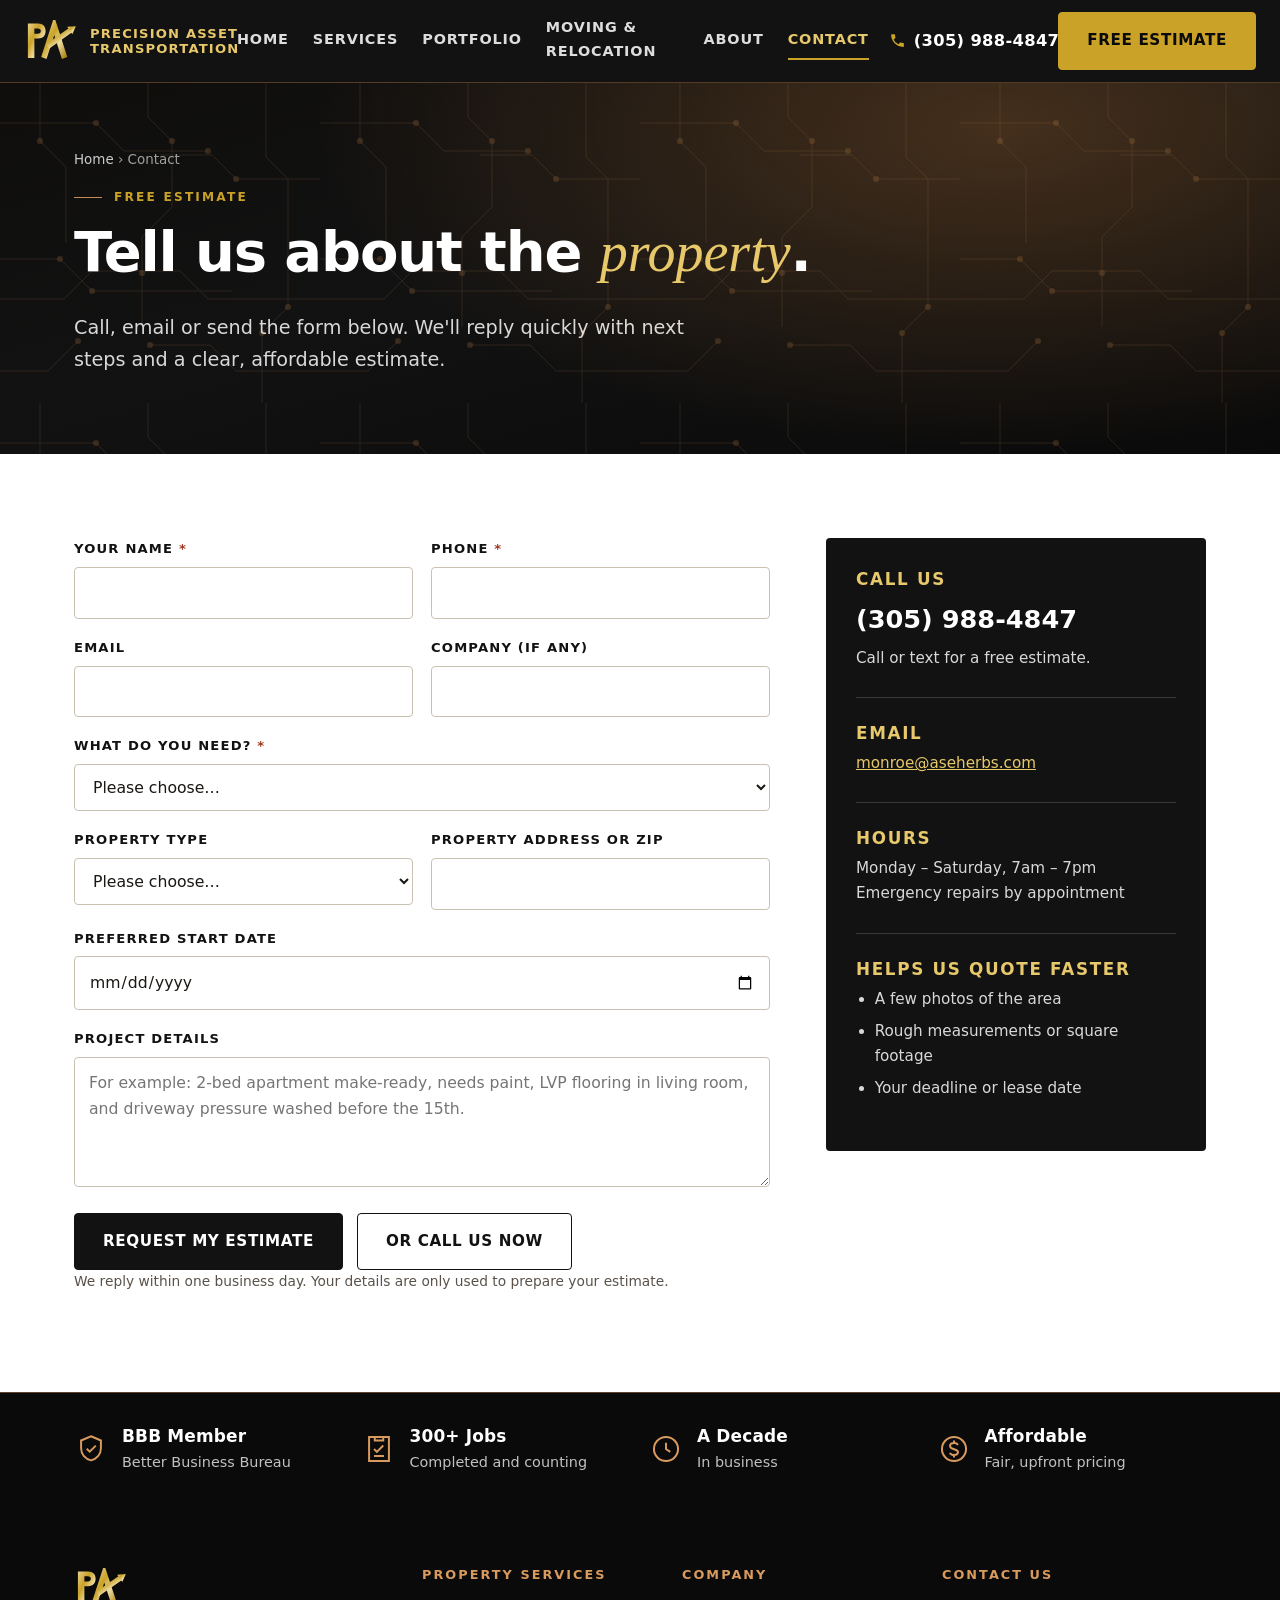
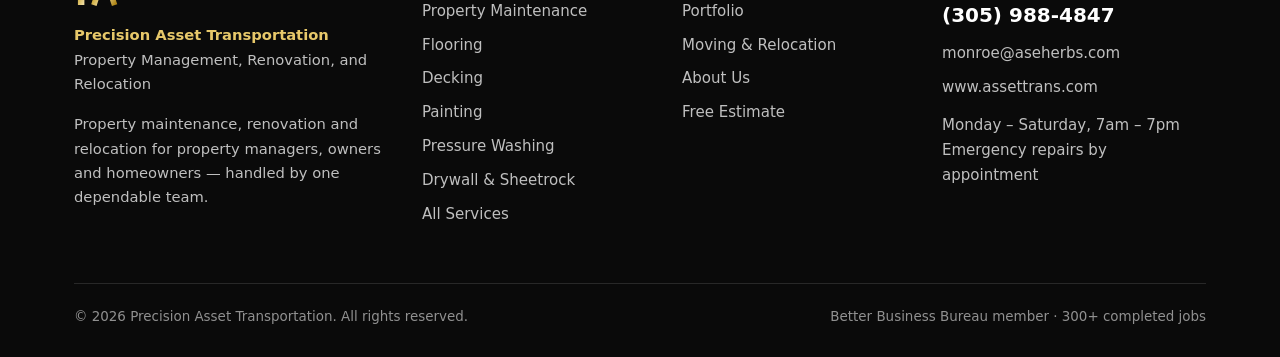
<file: contact.html>
<!DOCTYPE html>
<html lang="en">
<head>
<meta charset="utf-8">
<meta name="viewport" content="width=device-width, initial-scale=1">
<title>Contact &amp; Free Estimate | Precision Asset Transportation</title>
<meta name="description" content="Request a free estimate for property maintenance, renovation, pressure washing, lawn care or moving. Call (305) 988-4847 or email monroe@aseherbs.com.">
<link rel="canonical" href="https://www.assettrans.com/contact.html">
<meta property="og:type" content="website">
<meta property="og:title" content="Contact &amp; Free Estimate | Precision Asset Transportation">
<meta property="og:description" content="Request a free estimate for property maintenance, renovation, pressure washing, lawn care or moving. Call (305) 988-4847 or email monroe@aseherbs.com.">
<meta property="og:url" content="https://www.assettrans.com/contact.html">
<meta property="og:image" content="https://www.assettrans.com/assets/img/og-image.png">
<meta property="og:image:width" content="1200">
<meta property="og:image:height" content="630">
<meta property="og:image:alt" content="Precision Asset Transportation — Property Management, Renovation, and Relocation">
<meta name="twitter:card" content="summary_large_image">
<meta name="twitter:title" content="Contact &amp; Free Estimate | Precision Asset Transportation">
<meta name="twitter:description" content="Request a free estimate for property maintenance, renovation, pressure washing, lawn care or moving. Call (305) 988-4847 or email monroe@aseherbs.com.">
<meta name="twitter:image" content="https://www.assettrans.com/assets/img/og-image.png">
<meta property="og:site_name" content="Precision Asset Transportation">
<meta name="theme-color" content="#0A0A0A">
<link rel="icon" href="assets/img/favicon.svg" type="image/svg+xml">
<link rel="icon" href="assets/img/favicon-32.png" sizes="32x32" type="image/png">
<link rel="apple-touch-icon" href="assets/img/apple-touch-icon.png">
<link rel="manifest" href="site.webmanifest">
<link rel="stylesheet" href="assets/css/styles.css">
<script type="application/ld+json">
{
  "@context": "https://schema.org",
  "@type": "HomeAndConstructionBusiness",
  "name": "Precision Asset Transportation",
  "slogan": "Property Management, Renovation, and Relocation",
  "url": "https://www.assettrans.com/",
  "telephone": "+1-305-988-4847",
  "email": "monroe@aseherbs.com",
  "logo": "https://www.assettrans.com/assets/img/logo-mark.svg",
  "image": "https://www.assettrans.com/assets/img/og-image.png",
  "description": "Property management maintenance and home renovation \u2014 flooring, decking, painting, pressure washing, drywall, plumbing, HVAC, electrical, lawn care and wood repair \u2014 plus moving and relocation services.",
  "priceRange": "$$",
  "openingHoursSpecification": [
    {
      "@type": "OpeningHoursSpecification",
      "dayOfWeek": [
        "Monday",
        "Tuesday",
        "Wednesday",
        "Thursday",
        "Friday",
        "Saturday"
      ],
      "opens": "07:00",
      "closes": "19:00"
    }
  ],
  "knowsAbout": [
    "Property maintenance",
    "Make-ready and unit turnovers",
    "Flooring installation",
    "Deck building and repair",
    "Interior and exterior painting",
    "Pressure washing",
    "Drywall installation and repair",
    "Plumbing repair",
    "HVAC maintenance",
    "Electrical repair",
    "Lawn care",
    "Wood rot repair",
    "Residential moving",
    "Relocation services"
  ]
}
</script>
</head>
<body>
<a class="skip" href="#main">Skip to content</a>

<header class="site-header">
  <div class="wrap">
    <a class="brand" href="index.html">
      <img src="assets/img/logo-mark.svg" alt="Precision Asset Transportation" width="54" height="41">
      <span class="brand-name">
        <span>Precision Asset</span>
        <span>Transportation</span>
        <span class="brand-tag">Property Management, Renovation, and Relocation</span>
      </span>
    </a>
    <nav class="nav" id="primary-nav" aria-label="Primary">
      <a href="index.html">Home</a>
      <a href="services.html">Services</a>
      <a href="portfolio.html">Portfolio</a>
      <a href="moving.html">Moving &amp; Relocation</a>
      <a href="about.html">About</a>
      <a href="contact.html" aria-current="page">Contact</a>
    </nav>
    <div class="header-cta">
      <a class="header-moving" href="moving.html">Moving</a>
      <a class="header-phone" href="tel:+13059884847">
        <svg viewBox="0 0 24 24" aria-hidden="true"><path d="M6.6 10.8a15.1 15.1 0 0 0 6.6 6.6l2.2-2.2a1 1 0 0 1 1-.24 11.4 11.4 0 0 0 3.6.58 1 1 0 0 1 1 1V20a1 1 0 0 1-1 1A17 17 0 0 1 3 4a1 1 0 0 1 1-1h3.5a1 1 0 0 1 1 1 11.4 11.4 0 0 0 .57 3.6 1 1 0 0 1-.25 1z"/></svg>
        <span>(305) 988-4847</span>
      </a>
      <a class="btn btn--gold" href="contact.html">Free Estimate</a>
    </div>
    <button class="nav-toggle" type="button" aria-expanded="false" aria-controls="primary-nav" aria-label="Menu">
      <span></span><span></span><span></span>
    </button>
  </div>
</header>

<main id="main">

  <section class="hero hero--page circuitry">
    <div class="wrap">
      <div class="hero__inner">
        <div>
          <p class="breadcrumb"><a href="index.html">Home</a> &rsaquo; Contact</p>
          <p class="eyebrow">Free Estimate</p>
          <h1>Tell us about the <em>property</em>.</h1>
          <p class="lede">Call, email or send the form below. We'll reply quickly with next steps and a clear, affordable estimate.</p>
        </div>
      </div>
    </div>
  </section>

  <section class="section">
    <div class="wrap">
      <div class="contact-grid">
        <div>
          <form id="quote-form" method="post" action="mailto:monroe@aseherbs.com" enctype="text/plain">
            <div class="form-row">
              <div class="form-field">
                <label for="name">Your name <span class="req" aria-hidden="true">*</span></label>
                <input type="text" id="name" name="name" autocomplete="name" required>
              </div>
              <div class="form-field">
                <label for="phone">Phone <span class="req" aria-hidden="true">*</span></label>
                <input type="tel" id="phone" name="phone" autocomplete="tel" required>
              </div>
            </div>
            <div class="form-row">
              <div class="form-field">
                <label for="email">Email</label>
                <input type="email" id="email" name="email" autocomplete="email">
              </div>
              <div class="form-field">
                <label for="company">Company (if any)</label>
                <input type="text" id="company" name="company" autocomplete="organization">
              </div>
            </div>
            <div class="form-field">
              <label for="service">What do you need? <span class="req" aria-hidden="true">*</span></label>
              <select id="service" name="service" required>
                <option value="">Please choose…</option>
                <option>Property maintenance / work order</option>
                <option>Make-ready turnover</option>
                <option>Flooring</option>
                <option>Decking</option>
                <option>Painting</option>
                <option>Pressure Washing</option>
                <option>Drywall &amp; sheetrock</option>
                <option>Plumbing</option>
                <option>HVAC</option>
                <option>Electrical</option>
                <option>Lawn care</option>
                <option>Wood repair</option>
                <option>Cleanout / haul-away</option>
                <option>Junk removal</option>
                <option>Eviction / eviction cleanout</option>
                <option>Moving &amp; relocation</option>
                <option>Something else</option>
              </select>
            </div>
            <div class="form-row">
              <div class="form-field">
                <label for="property_type">Property type</label>
                <select id="property_type" name="property_type">
                  <option value="">Please choose…</option>
                  <option>Single-family home</option>
                  <option>Apartment / multifamily</option>
                  <option>Townhome or condo</option>
                  <option>Commercial</option>
                  <option>Multiple properties</option>
                </select>
              </div>
              <div class="form-field">
                <label for="address">Property address or ZIP</label>
                <input type="text" id="address" name="property_address" autocomplete="street-address">
              </div>
            </div>
            <div class="form-field">
              <label for="date">Preferred start date</label>
              <input type="date" id="date" name="preferred_date">
            </div>
            <div class="form-field">
              <label for="details">Project details</label>
              <textarea id="details" name="details" placeholder="For example: 2-bed apartment make-ready, needs paint, LVP flooring in living room, and driveway pressure washed before the 15th."></textarea>
            </div>
            <div class="btn-row">
              <button class="btn btn--navy" type="submit">Request My Estimate</button>
              <a class="btn btn--outline" href="tel:+13059884847">Or Call Us Now</a>
            </div>
            <p class="form-note">We reply within one business day. Your details are only used to prepare your estimate.</p>
            <p class="form-status" id="form-status" role="status" aria-live="polite"></p>
          </form>
        </div>
        <aside>
          <div class="aside-card">
            <h3>Call Us</h3>
            <a class="phone-lg" href="tel:+13059884847">(305) 988-4847</a>
            <p>Call or text for a free estimate.</p>
            <hr class="aside-divider">
            <h3>Email</h3>
            <p><a href="mailto:monroe@aseherbs.com">monroe@aseherbs.com</a></p>
            <hr class="aside-divider">
            <h3>Hours</h3>
            <p>Monday – Saturday, 7am – 7pm<br>Emergency repairs by appointment</p>
            <hr class="aside-divider">
            <h3>Helps Us Quote Faster</h3>
            <ul style="padding-left:1.1em">
              <li>A few photos of the area</li>
              <li>Rough measurements or square footage</li>
              <li>Your deadline or lease date</li>
            </ul>
          </div>
        </aside>
      </div>
    </div>
  </section>

  <section class="proof" aria-label="Why property owners trust us">
    <div class="wrap">
      <ul class="proof-list">
        <li><svg viewBox="0 0 24 24" aria-hidden="true"><path d="M12 3l7 3v5.5c0 4.3-3 7.4-7 8.5-4-1.1-7-4.2-7-8.5V6z"/><path d="M9 11.8l2.1 2.1L15.4 9.6"/></svg><span><strong>BBB Member</strong>Better Business Bureau</span></li>
        <li><svg viewBox="0 0 24 24" aria-hidden="true"><path d="M5 3.5h14v17H5zM9 3.5h6V6H9zM8.5 12l2 2 4.5-4.5M8.5 17h7"/></svg><span><strong>300+ Jobs</strong>Completed and counting</span></li>
        <li><svg viewBox="0 0 24 24" aria-hidden="true"><circle cx="12" cy="12" r="8.5"/><path d="M12 7.5V12l3 2"/></svg><span><strong>A Decade</strong>In business</span></li>
        <li><svg viewBox="0 0 24 24" aria-hidden="true"><circle cx="12" cy="12" r="8.5"/><path d="M14.8 9.2c-.5-.9-1.6-1.4-2.8-1.4-1.6 0-2.8.8-2.8 2.1 0 3 5.6 1.5 5.6 4.3 0 1.3-1.2 2.1-2.8 2.1-1.3 0-2.4-.6-2.9-1.6M12 6v1.8M12 16.2V18"/></svg><span><strong>Affordable</strong>Fair, upfront pricing</span></li>
      </ul>
    </div>
  </section>

</main>

<footer class="site-footer">
  <div class="wrap">
    <div class="footer-grid">
      <div class="footer-brand">
        <img src="assets/img/logo-mark.svg" alt="Precision Asset Transportation" width="54" height="41">
        <p><strong style="color:#e7c86a">Precision Asset Transportation</strong><br>Property Management, Renovation, and Relocation</p>
        <p>Property maintenance, renovation and relocation for property managers, owners and homeowners — handled by one dependable team.</p>
      </div>
      <div>
        <h4>Property Services</h4>
        <ul>
          <li><a href="services.html#management">Property Maintenance</a></li>
          <li><a href="services.html#flooring">Flooring</a></li>
          <li><a href="services.html#decking">Decking</a></li>
          <li><a href="services.html#painting">Painting</a></li>
          <li><a href="services.html#pressure-washing">Pressure Washing</a></li>
          <li><a href="services.html#drywall">Drywall &amp; Sheetrock</a></li>
          <li><a href="services.html">All Services</a></li>
        </ul>
      </div>
      <div>
        <h4>Company</h4>
        <ul>
          <li><a href="portfolio.html">Portfolio</a></li>
          <li><a href="moving.html">Moving &amp; Relocation</a></li>
          <li><a href="about.html">About Us</a></li>
          <li><a href="contact.html">Free Estimate</a></li>
        </ul>
      </div>
      <div>
        <h4>Contact Us</h4>
        <ul>
          <li><a class="footer-phone" href="tel:+13059884847">(305) 988-4847</a></li>
          <li><a href="mailto:monroe@aseherbs.com">monroe@aseherbs.com</a></li>
          <li>www.assettrans.com</li>
        </ul>
        <p style="margin-top:14px">Monday – Saturday, 7am – 7pm<br>Emergency repairs by appointment</p>
      </div>
    </div>
    <div class="footer-bottom">
      <span>&copy; <span id="year">2026</span> Precision Asset Transportation. All rights reserved.</span>
      <span>Better Business Bureau member &middot; 300+ completed jobs</span>
    </div>
  </div>
</footer>

<div class="call-bar">
  <a href="tel:+13059884847">
    <svg viewBox="0 0 24 24" aria-hidden="true"><path d="M6.6 10.8a15.1 15.1 0 0 0 6.6 6.6l2.2-2.2a1 1 0 0 1 1-.24 11.4 11.4 0 0 0 3.6.58 1 1 0 0 1 1 1V20a1 1 0 0 1-1 1A17 17 0 0 1 3 4a1 1 0 0 1 1-1h3.5a1 1 0 0 1 1 1 11.4 11.4 0 0 0 .57 3.6 1 1 0 0 1-.25 1z"/></svg>
    Call (305) 988-4847
  </a>
</div>

<script src="assets/js/main.js"></script>
<script>document.getElementById("year").textContent = new Date().getFullYear();</script>
</body>
</html>
</file>
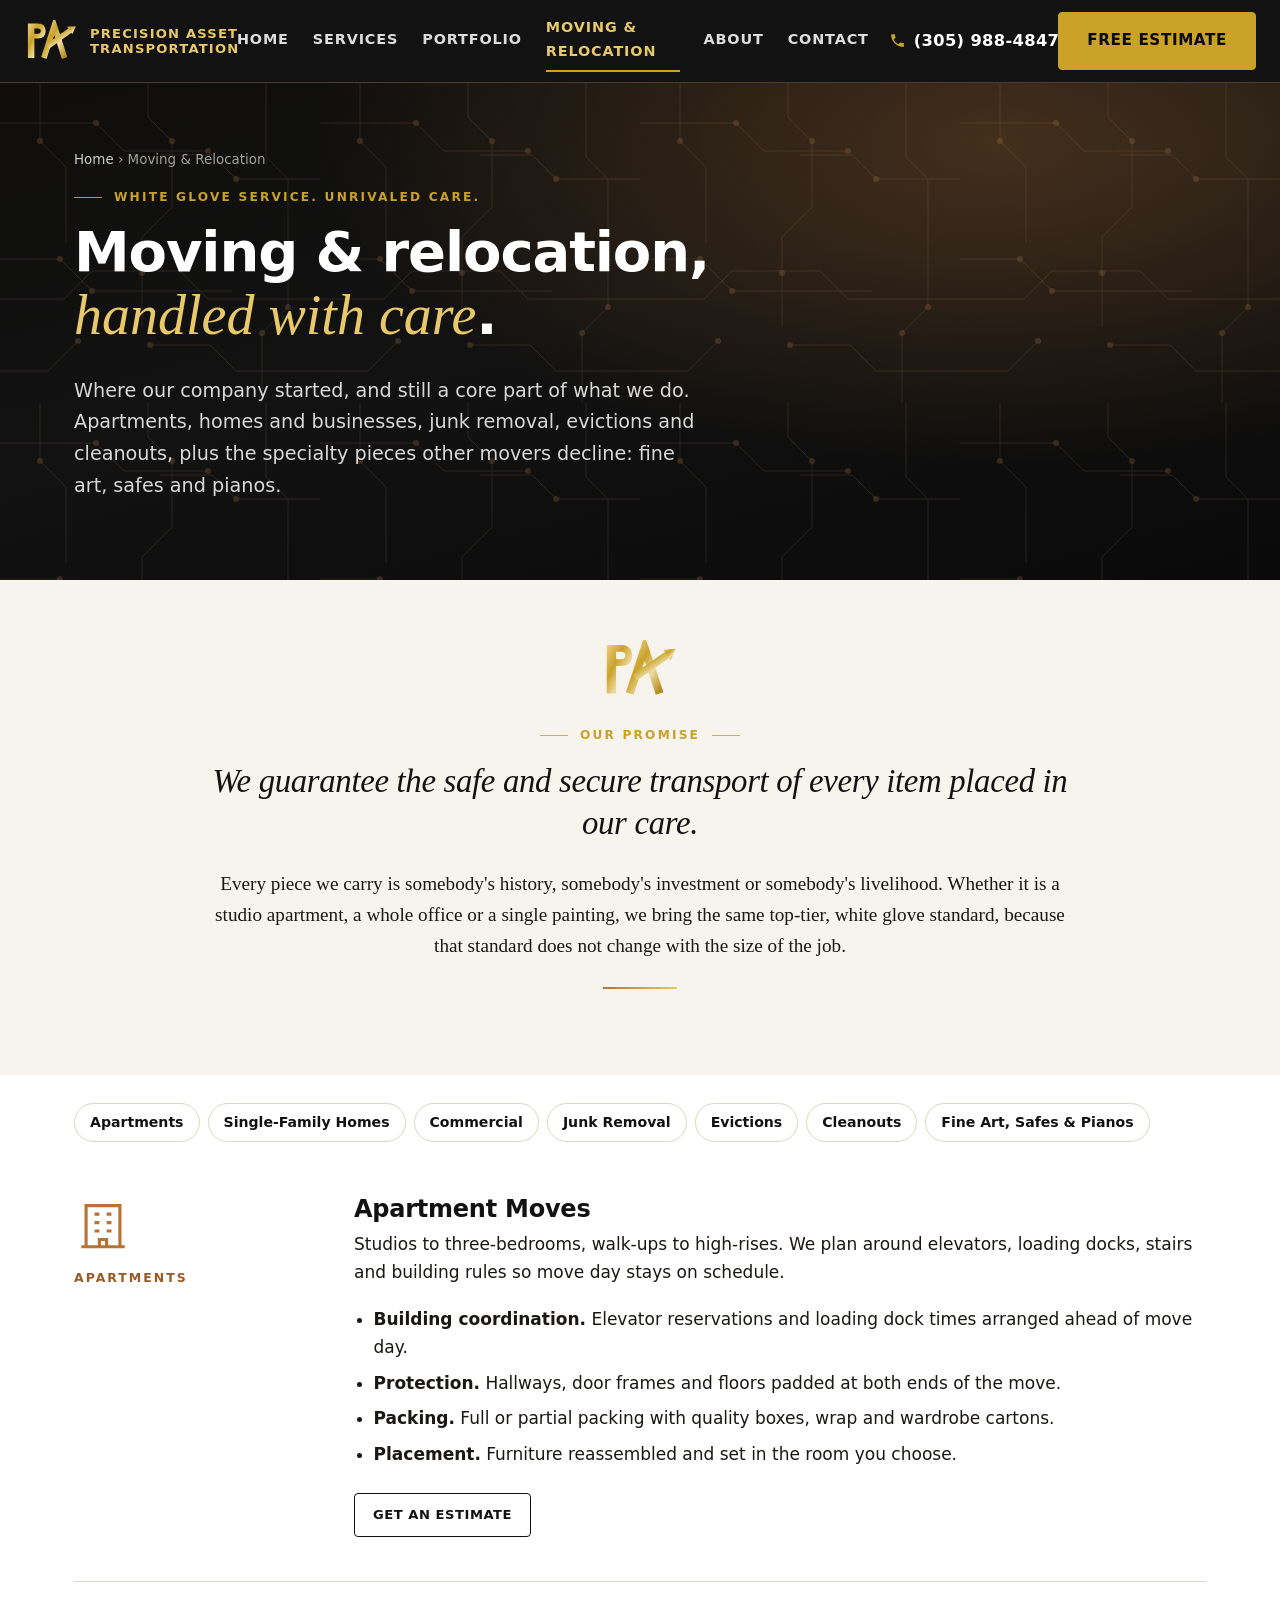
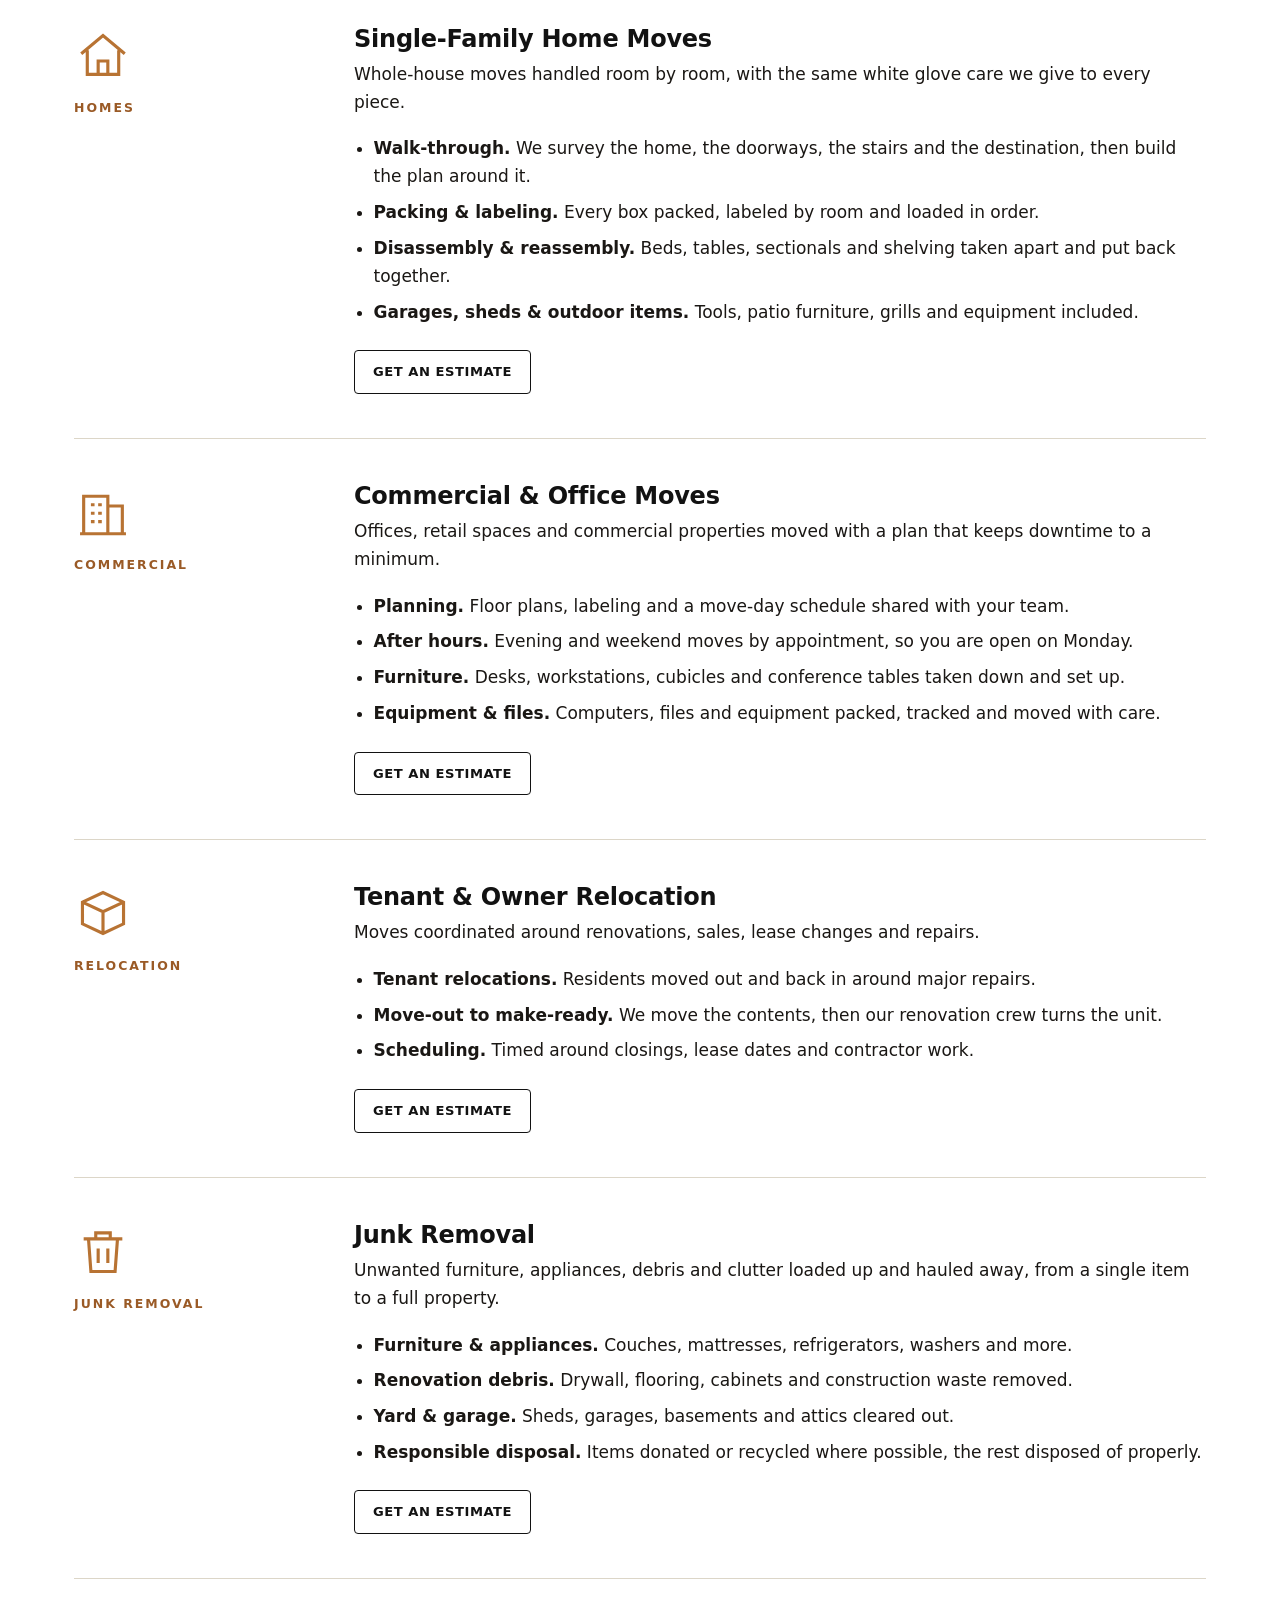
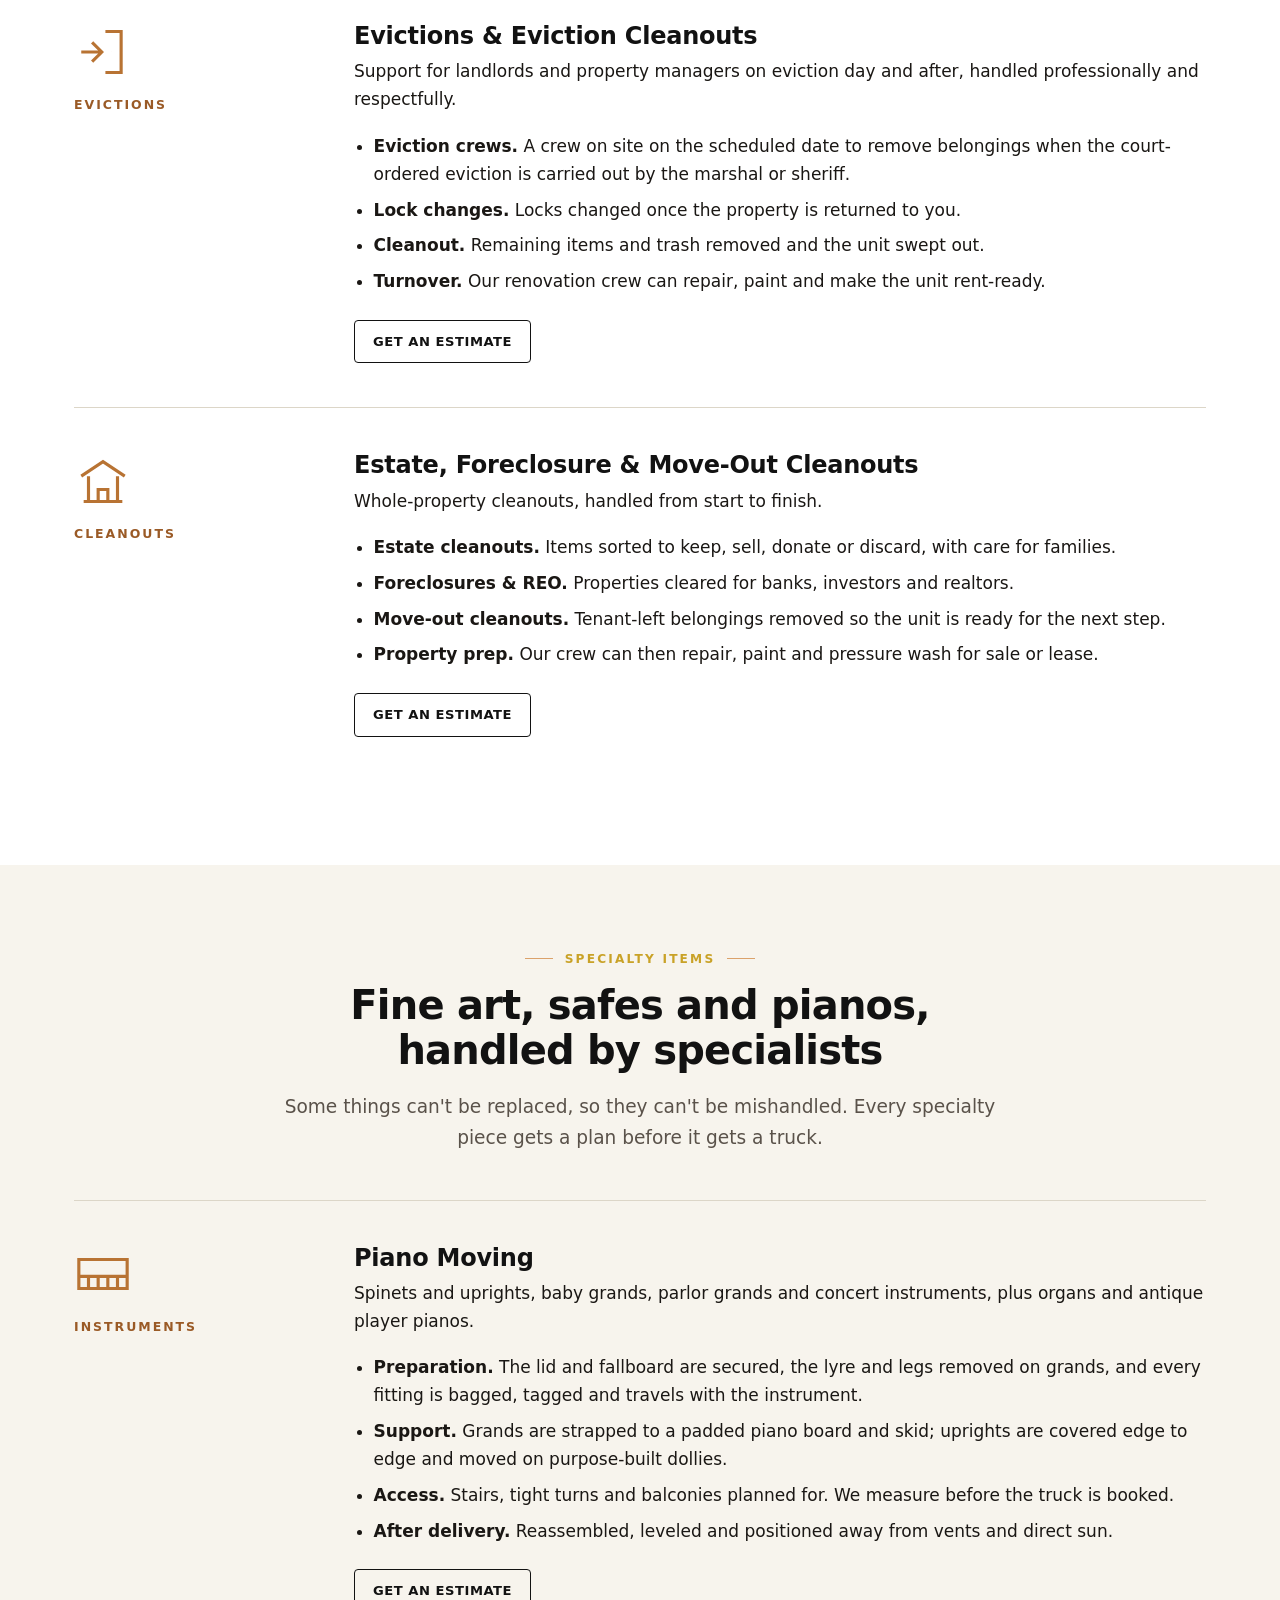
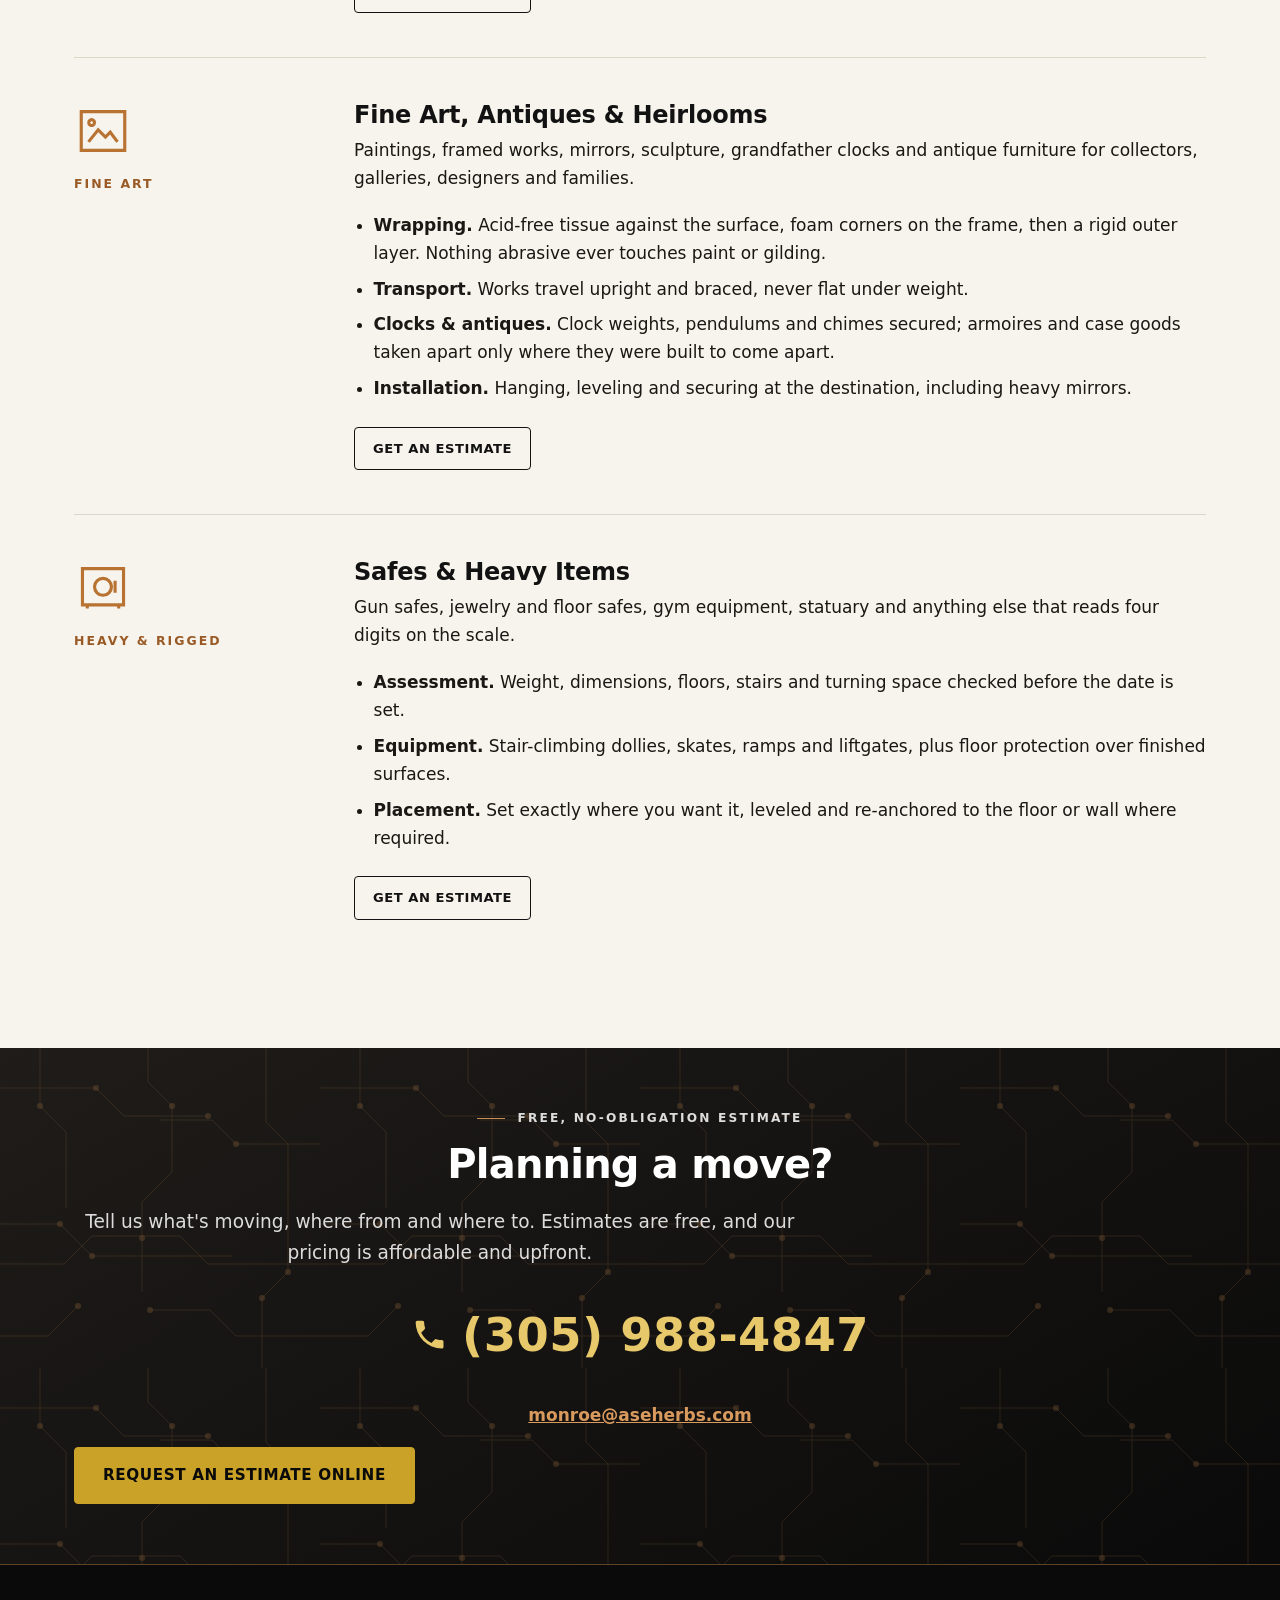
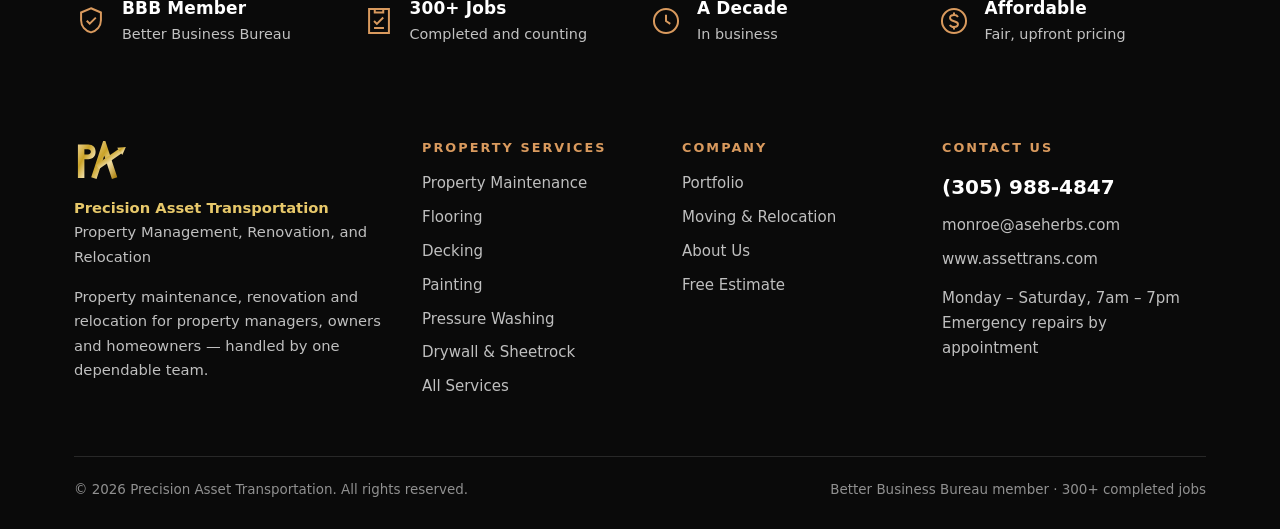
<file: moving.html>
<!DOCTYPE html>
<html lang="en">
<head>
<meta charset="utf-8">
<meta name="viewport" content="width=device-width, initial-scale=1">
<title>Moving &amp; Relocation | Precision Asset Transportation</title>
<meta name="description" content="White glove moving: apartment moves, single-family home moves, commercial moves, junk removal, evictions and cleanouts, plus specialty items like fine art, safes and pianos.">
<link rel="canonical" href="https://www.assettrans.com/moving.html">
<meta property="og:type" content="website">
<meta property="og:title" content="Moving &amp; Relocation | Precision Asset Transportation">
<meta property="og:description" content="White glove moving: apartment moves, single-family home moves, commercial moves, junk removal, evictions and cleanouts, plus specialty items like fine art, safes and pianos.">
<meta property="og:url" content="https://www.assettrans.com/moving.html">
<meta property="og:image" content="https://www.assettrans.com/assets/img/og-image.png">
<meta property="og:image:width" content="1200">
<meta property="og:image:height" content="630">
<meta property="og:image:alt" content="Precision Asset Transportation — Property Management, Renovation, and Relocation">
<meta name="twitter:card" content="summary_large_image">
<meta name="twitter:title" content="Moving &amp; Relocation | Precision Asset Transportation">
<meta name="twitter:description" content="White glove moving: apartment moves, single-family home moves, commercial moves, junk removal, evictions and cleanouts, plus specialty items like fine art, safes and pianos.">
<meta name="twitter:image" content="https://www.assettrans.com/assets/img/og-image.png">
<meta property="og:site_name" content="Precision Asset Transportation">
<meta name="theme-color" content="#0A0A0A">
<link rel="icon" href="assets/img/favicon.svg" type="image/svg+xml">
<link rel="icon" href="assets/img/favicon-32.png" sizes="32x32" type="image/png">
<link rel="apple-touch-icon" href="assets/img/apple-touch-icon.png">
<link rel="manifest" href="site.webmanifest">
<link rel="stylesheet" href="assets/css/styles.css">
<script type="application/ld+json">
{
  "@context": "https://schema.org",
  "@type": "HomeAndConstructionBusiness",
  "name": "Precision Asset Transportation",
  "slogan": "Property Management, Renovation, and Relocation",
  "url": "https://www.assettrans.com/",
  "telephone": "+1-305-988-4847",
  "email": "monroe@aseherbs.com",
  "logo": "https://www.assettrans.com/assets/img/logo-mark.svg",
  "image": "https://www.assettrans.com/assets/img/og-image.png",
  "description": "Property management maintenance and home renovation \u2014 flooring, decking, painting, pressure washing, drywall, plumbing, HVAC, electrical, lawn care and wood repair \u2014 plus moving and relocation services.",
  "priceRange": "$$",
  "openingHoursSpecification": [
    {
      "@type": "OpeningHoursSpecification",
      "dayOfWeek": [
        "Monday",
        "Tuesday",
        "Wednesday",
        "Thursday",
        "Friday",
        "Saturday"
      ],
      "opens": "07:00",
      "closes": "19:00"
    }
  ],
  "knowsAbout": [
    "Property maintenance",
    "Make-ready and unit turnovers",
    "Flooring installation",
    "Deck building and repair",
    "Interior and exterior painting",
    "Pressure washing",
    "Drywall installation and repair",
    "Plumbing repair",
    "HVAC maintenance",
    "Electrical repair",
    "Lawn care",
    "Wood rot repair",
    "Residential moving",
    "Relocation services"
  ]
}
</script>
</head>
<body>
<a class="skip" href="#main">Skip to content</a>

<header class="site-header">
  <div class="wrap">
    <a class="brand" href="index.html">
      <img src="assets/img/logo-mark.svg" alt="Precision Asset Transportation" width="54" height="41">
      <span class="brand-name">
        <span>Precision Asset</span>
        <span>Transportation</span>
        <span class="brand-tag">Property Management, Renovation, and Relocation</span>
      </span>
    </a>
    <nav class="nav" id="primary-nav" aria-label="Primary">
      <a href="index.html">Home</a>
      <a href="services.html">Services</a>
      <a href="portfolio.html">Portfolio</a>
      <a href="moving.html" aria-current="page">Moving &amp; Relocation</a>
      <a href="about.html">About</a>
      <a href="contact.html">Contact</a>
    </nav>
    <div class="header-cta">
      <a class="header-moving" href="moving.html">Moving</a>
      <a class="header-phone" href="tel:+13059884847">
        <svg viewBox="0 0 24 24" aria-hidden="true"><path d="M6.6 10.8a15.1 15.1 0 0 0 6.6 6.6l2.2-2.2a1 1 0 0 1 1-.24 11.4 11.4 0 0 0 3.6.58 1 1 0 0 1 1 1V20a1 1 0 0 1-1 1A17 17 0 0 1 3 4a1 1 0 0 1 1-1h3.5a1 1 0 0 1 1 1 11.4 11.4 0 0 0 .57 3.6 1 1 0 0 1-.25 1z"/></svg>
        <span>(305) 988-4847</span>
      </a>
      <a class="btn btn--gold" href="contact.html">Free Estimate</a>
    </div>
    <button class="nav-toggle" type="button" aria-expanded="false" aria-controls="primary-nav" aria-label="Menu">
      <span></span><span></span><span></span>
    </button>
  </div>
</header>

<main id="main">

  <section class="hero hero--page circuitry">
    <div class="wrap">
      <div class="hero__inner">
        <div>
          <p class="breadcrumb"><a href="index.html">Home</a> &rsaquo; Moving &amp; Relocation</p>
          <p class="eyebrow">White Glove Service. Unrivaled Care.</p>
          <h1>Moving &amp; relocation, <em>handled with care</em>.</h1>
          <p class="lede">Where our company started, and still a core part of what we do. Apartments, homes and businesses, junk removal, evictions and cleanouts, plus the specialty pieces other movers decline: fine art, safes and pianos.</p>
        </div>
      </div>
    </div>
  </section>

  <section class="section section--ivory section--tight">
    <div class="wrap">
      <div class="mission">
        <img class="monogram" src="assets/img/logo-mark.svg" alt="" width="78" height="59">
        <p class="eyebrow" style="justify-content:center">Our Promise</p>
        <blockquote class="mission-statement">
          <p class="pledge">We guarantee the safe and secure transport of every item placed in our care.</p>
          <p>Every piece we carry is somebody's history, somebody's investment or somebody's livelihood. Whether it is a studio apartment, a whole office or a single painting, we bring the same top-tier, white glove standard, because that standard does not change with the size of the job.</p>
        </blockquote>
        <div class="mission-rule"></div>
      </div>
    </div>
  </section>

  <section class="section section--tight subnav-wrap">
    <div class="wrap">
      <nav class="subnav" aria-label="Moving services on this page">
        <a href="#apartment">Apartments</a>
        <a href="#single-family">Single-Family Homes</a>
        <a href="#commercial">Commercial</a>
        <a href="#junk-removal">Junk Removal</a>
        <a href="#evictions">Evictions</a>
        <a href="#cleanouts">Cleanouts</a>
        <a href="#specialty">Fine Art, Safes &amp; Pianos</a>
      </nav>
    </div>
  </section>

  <section class="section" style="padding-top:10px">
    <div class="wrap">
      <article class="detail" id="apartment">
        <div>
          <div class="icon"><svg viewBox="0 0 24 24" aria-hidden="true"><path d="M5 21V4h14v17M3 21h18M8.5 7.5h2M13.5 7.5h2M8.5 11h2M13.5 11h2M8.5 14.5h2M13.5 14.5h2M10.5 21v-3h3v3"/></svg></div>
          <p class="detail-tag">Apartments</p>
        </div>
        <div>
          <h3>Apartment Moves</h3>
          <p>Studios to three-bedrooms, walk-ups to high-rises. We plan around elevators, loading docks, stairs and building rules so move day stays on schedule.</p>
          <ul>
            <li><strong>Building coordination.</strong> Elevator reservations and loading dock times arranged ahead of move day.</li>
            <li><strong>Protection.</strong> Hallways, door frames and floors padded at both ends of the move.</li>
            <li><strong>Packing.</strong> Full or partial packing with quality boxes, wrap and wardrobe cartons.</li>
            <li><strong>Placement.</strong> Furniture reassembled and set in the room you choose.</li>
          </ul>
          <a class="btn btn--outline btn--sm" href="contact.html?service=Moving%20%26%20relocation">Get an estimate</a>
        </div>
      </article>
      <article class="detail" id="single-family">
        <div>
          <div class="icon"><svg viewBox="0 0 24 24" aria-hidden="true"><path d="M3 11.5 12 4l9 7.5M5.5 10v10h13V10M10 20v-5.5h4V20"/></svg></div>
          <p class="detail-tag">Homes</p>
        </div>
        <div>
          <h3>Single-Family Home Moves</h3>
          <p>Whole-house moves handled room by room, with the same white glove care we give to every piece.</p>
          <ul>
            <li><strong>Walk-through.</strong> We survey the home, the doorways, the stairs and the destination, then build the plan around it.</li>
            <li><strong>Packing &amp; labeling.</strong> Every box packed, labeled by room and loaded in order.</li>
            <li><strong>Disassembly &amp; reassembly.</strong> Beds, tables, sectionals and shelving taken apart and put back together.</li>
            <li><strong>Garages, sheds &amp; outdoor items.</strong> Tools, patio furniture, grills and equipment included.</li>
          </ul>
          <a class="btn btn--outline btn--sm" href="contact.html?service=Moving%20%26%20relocation">Get an estimate</a>
        </div>
      </article>
      <article class="detail" id="commercial">
        <div>
          <div class="icon"><svg viewBox="0 0 24 24" aria-hidden="true"><path d="M4 21V5.5h10V21M14 9.5h6V21M2.5 21h19M7 9h1.5M10 9h1.5M7 12.5h1.5M10 12.5h1.5M7 16h1.5M10 16h1.5"/></svg></div>
          <p class="detail-tag">Commercial</p>
        </div>
        <div>
          <h3>Commercial &amp; Office Moves</h3>
          <p>Offices, retail spaces and commercial properties moved with a plan that keeps downtime to a minimum.</p>
          <ul>
            <li><strong>Planning.</strong> Floor plans, labeling and a move-day schedule shared with your team.</li>
            <li><strong>After hours.</strong> Evening and weekend moves by appointment, so you are open on Monday.</li>
            <li><strong>Furniture.</strong> Desks, workstations, cubicles and conference tables taken down and set up.</li>
            <li><strong>Equipment &amp; files.</strong> Computers, files and equipment packed, tracked and moved with care.</li>
          </ul>
          <a class="btn btn--outline btn--sm" href="contact.html?service=Moving%20%26%20relocation">Get an estimate</a>
        </div>
      </article>
      <article class="detail" id="relocation">
        <div>
          <div class="icon"><svg viewBox="0 0 24 24" aria-hidden="true"><path d="M3.5 7.5 12 3.5l8.5 4v9L12 20.5l-8.5-4zM3.5 7.5 12 11.5l8.5-4M12 11.5v9"/></svg></div>
          <p class="detail-tag">Relocation</p>
        </div>
        <div>
          <h3>Tenant &amp; Owner Relocation</h3>
          <p>Moves coordinated around renovations, sales, lease changes and repairs.</p>
          <ul>
            <li><strong>Tenant relocations.</strong> Residents moved out and back in around major repairs.</li>
            <li><strong>Move-out to make-ready.</strong> We move the contents, then our renovation crew turns the unit.</li>
            <li><strong>Scheduling.</strong> Timed around closings, lease dates and contractor work.</li>
          </ul>
          <a class="btn btn--outline btn--sm" href="contact.html?service=Moving%20%26%20relocation">Get an estimate</a>
        </div>
      </article>
      <article class="detail" id="junk-removal">
        <div>
          <div class="icon"><svg viewBox="0 0 24 24" aria-hidden="true"><path d="M4 7h16M9 7V4.5h6V7M6 7l1 13.5h10L18 7M10 11v6M14 11v6"/></svg></div>
          <p class="detail-tag">Junk Removal</p>
        </div>
        <div>
          <h3>Junk Removal</h3>
          <p>Unwanted furniture, appliances, debris and clutter loaded up and hauled away, from a single item to a full property.</p>
          <ul>
            <li><strong>Furniture &amp; appliances.</strong> Couches, mattresses, refrigerators, washers and more.</li>
            <li><strong>Renovation debris.</strong> Drywall, flooring, cabinets and construction waste removed.</li>
            <li><strong>Yard &amp; garage.</strong> Sheds, garages, basements and attics cleared out.</li>
            <li><strong>Responsible disposal.</strong> Items donated or recycled where possible, the rest disposed of properly.</li>
          </ul>
          <a class="btn btn--outline btn--sm" href="contact.html?service=Junk%20removal">Get an estimate</a>
        </div>
      </article>
      <article class="detail" id="evictions">
        <div>
          <div class="icon"><svg viewBox="0 0 24 24" aria-hidden="true"><path d="M13 3.5h6.5v17H13M15.5 12h.01M3 12h8.5M7.5 8l4 4-4 4"/></svg></div>
          <p class="detail-tag">Evictions</p>
        </div>
        <div>
          <h3>Evictions &amp; Eviction Cleanouts</h3>
          <p>Support for landlords and property managers on eviction day and after, handled professionally and respectfully.</p>
          <ul>
            <li><strong>Eviction crews.</strong> A crew on site on the scheduled date to remove belongings when the court-ordered eviction is carried out by the marshal or sheriff.</li>
            <li><strong>Lock changes.</strong> Locks changed once the property is returned to you.</li>
            <li><strong>Cleanout.</strong> Remaining items and trash removed and the unit swept out.</li>
            <li><strong>Turnover.</strong> Our renovation crew can repair, paint and make the unit rent-ready.</li>
          </ul>
          <a class="btn btn--outline btn--sm" href="contact.html?service=Eviction%20%2F%20eviction%20cleanout">Get an estimate</a>
        </div>
      </article>
      <article class="detail" id="cleanouts">
        <div>
          <div class="icon"><svg viewBox="0 0 24 24" aria-hidden="true"><path d="M4 20.5h16M6 20.5V10M18 20.5V10M3 10 12 4l9 6M10 20.5v-5h4v5"/></svg></div>
          <p class="detail-tag">Cleanouts</p>
        </div>
        <div>
          <h3>Estate, Foreclosure &amp; Move-Out Cleanouts</h3>
          <p>Whole-property cleanouts, handled from start to finish.</p>
          <ul>
            <li><strong>Estate cleanouts.</strong> Items sorted to keep, sell, donate or discard, with care for families.</li>
            <li><strong>Foreclosures &amp; REO.</strong> Properties cleared for banks, investors and realtors.</li>
            <li><strong>Move-out cleanouts.</strong> Tenant-left belongings removed so the unit is ready for the next step.</li>
            <li><strong>Property prep.</strong> Our crew can then repair, paint and pressure wash for sale or lease.</li>
          </ul>
          <a class="btn btn--outline btn--sm" href="contact.html?service=Cleanout%20%2F%20haul-away">Get an estimate</a>
        </div>
      </article>
    </div>
  </section>

  <section class="section section--ivory" id="specialty">
    <div class="wrap">
      <div class="section-head center">
        <p class="eyebrow">Specialty Items</p>
        <h2>Fine art, safes and pianos, handled by specialists</h2>
        <p class="lede">Some things can't be replaced, so they can't be mishandled. Every specialty piece gets a plan before it gets a truck.</p>
      </div>
      <article class="detail" id="pianos">
        <div>
          <div class="icon"><svg viewBox="0 0 24 24" aria-hidden="true"><path d="M2 6h20v12H2zM2 13h20M6 13v5M10 13v5M14 13v5M18 13v5"/></svg></div>
          <p class="detail-tag">Instruments</p>
        </div>
        <div>
          <h3>Piano Moving</h3>
          <p>Spinets and uprights, baby grands, parlor grands and concert instruments, plus organs and antique player pianos.</p>
          <ul>
            <li><strong>Preparation.</strong> The lid and fallboard are secured, the lyre and legs removed on grands, and every fitting is bagged, tagged and travels with the instrument.</li>
            <li><strong>Support.</strong> Grands are strapped to a padded piano board and skid; uprights are covered edge to edge and moved on purpose-built dollies.</li>
            <li><strong>Access.</strong> Stairs, tight turns and balconies planned for. We measure before the truck is booked.</li>
            <li><strong>After delivery.</strong> Reassembled, leveled and positioned away from vents and direct sun.</li>
          </ul>
          <a class="btn btn--outline btn--sm" href="contact.html?service=Moving%20%26%20relocation">Get an estimate</a>
        </div>
      </article>
      <article class="detail" id="fine-art">
        <div>
          <div class="icon"><svg viewBox="0 0 24 24" aria-hidden="true"><path d="M3 4h18v16H3zM6 16.5l4-5 3 3 2-2 3 4M8.5 8.5a1.2 1.2 0 1 0 0 .01"/></svg></div>
          <p class="detail-tag">Fine Art</p>
        </div>
        <div>
          <h3>Fine Art, Antiques &amp; Heirlooms</h3>
          <p>Paintings, framed works, mirrors, sculpture, grandfather clocks and antique furniture for collectors, galleries, designers and families.</p>
          <ul>
            <li><strong>Wrapping.</strong> Acid-free tissue against the surface, foam corners on the frame, then a rigid outer layer. Nothing abrasive ever touches paint or gilding.</li>
            <li><strong>Transport.</strong> Works travel upright and braced, never flat under weight.</li>
            <li><strong>Clocks &amp; antiques.</strong> Clock weights, pendulums and chimes secured; armoires and case goods taken apart only where they were built to come apart.</li>
            <li><strong>Installation.</strong> Hanging, leveling and securing at the destination, including heavy mirrors.</li>
          </ul>
          <a class="btn btn--outline btn--sm" href="contact.html?service=Moving%20%26%20relocation">Get an estimate</a>
        </div>
      </article>
      <article class="detail" id="safes">
        <div>
          <div class="icon"><svg viewBox="0 0 24 24" aria-hidden="true"><path d="M3.5 4h17v15h-17zM5.5 19v1.5M18.5 19v1.5M12 8a3.5 3.5 0 1 0 0 7 3.5 3.5 0 0 0 0-7zM12 11.5h.01M17 9v5"/></svg></div>
          <p class="detail-tag">Heavy &amp; Rigged</p>
        </div>
        <div>
          <h3>Safes &amp; Heavy Items</h3>
          <p>Gun safes, jewelry and floor safes, gym equipment, statuary and anything else that reads four digits on the scale.</p>
          <ul>
            <li><strong>Assessment.</strong> Weight, dimensions, floors, stairs and turning space checked before the date is set.</li>
            <li><strong>Equipment.</strong> Stair-climbing dollies, skates, ramps and liftgates, plus floor protection over finished surfaces.</li>
            <li><strong>Placement.</strong> Set exactly where you want it, leveled and re-anchored to the floor or wall where required.</li>
          </ul>
          <a class="btn btn--outline btn--sm" href="contact.html?service=Moving%20%26%20relocation">Get an estimate</a>
        </div>
      </article>
    </div>
  </section>

  <section class="section section--tight cta-band circuitry">
    <div class="wrap">
      <p class="eyebrow" style="justify-content:center">Free, No-Obligation Estimate</p>
      <h2>Planning a move?</h2>
      <p class="lede center">Tell us what's moving, where from and where to. Estimates are free, and our pricing is affordable and upfront.</p>
      <a class="phone-xl" href="tel:+13059884847">
        <svg viewBox="0 0 24 24" aria-hidden="true"><path d="M6.6 10.8a15.1 15.1 0 0 0 6.6 6.6l2.2-2.2a1 1 0 0 1 1-.24 11.4 11.4 0 0 0 3.6.58 1 1 0 0 1 1 1V20a1 1 0 0 1-1 1A17 17 0 0 1 3 4a1 1 0 0 1 1-1h3.5a1 1 0 0 1 1 1 11.4 11.4 0 0 0 .57 3.6 1 1 0 0 1-.25 1z"/></svg>
        (305) 988-4847
      </a>
      <p class="cta-email"><a href="mailto:monroe@aseherbs.com">monroe@aseherbs.com</a></p>
      <div class="btn-row"><a class="btn btn--gold" href="contact.html">Request an Estimate Online</a></div>
    </div>
  </section>

  <section class="proof" aria-label="Why property owners trust us">
    <div class="wrap">
      <ul class="proof-list">
        <li><svg viewBox="0 0 24 24" aria-hidden="true"><path d="M12 3l7 3v5.5c0 4.3-3 7.4-7 8.5-4-1.1-7-4.2-7-8.5V6z"/><path d="M9 11.8l2.1 2.1L15.4 9.6"/></svg><span><strong>BBB Member</strong>Better Business Bureau</span></li>
        <li><svg viewBox="0 0 24 24" aria-hidden="true"><path d="M5 3.5h14v17H5zM9 3.5h6V6H9zM8.5 12l2 2 4.5-4.5M8.5 17h7"/></svg><span><strong>300+ Jobs</strong>Completed and counting</span></li>
        <li><svg viewBox="0 0 24 24" aria-hidden="true"><circle cx="12" cy="12" r="8.5"/><path d="M12 7.5V12l3 2"/></svg><span><strong>A Decade</strong>In business</span></li>
        <li><svg viewBox="0 0 24 24" aria-hidden="true"><circle cx="12" cy="12" r="8.5"/><path d="M14.8 9.2c-.5-.9-1.6-1.4-2.8-1.4-1.6 0-2.8.8-2.8 2.1 0 3 5.6 1.5 5.6 4.3 0 1.3-1.2 2.1-2.8 2.1-1.3 0-2.4-.6-2.9-1.6M12 6v1.8M12 16.2V18"/></svg><span><strong>Affordable</strong>Fair, upfront pricing</span></li>
      </ul>
    </div>
  </section>

</main>

<footer class="site-footer">
  <div class="wrap">
    <div class="footer-grid">
      <div class="footer-brand">
        <img src="assets/img/logo-mark.svg" alt="Precision Asset Transportation" width="54" height="41">
        <p><strong style="color:#e7c86a">Precision Asset Transportation</strong><br>Property Management, Renovation, and Relocation</p>
        <p>Property maintenance, renovation and relocation for property managers, owners and homeowners — handled by one dependable team.</p>
      </div>
      <div>
        <h4>Property Services</h4>
        <ul>
          <li><a href="services.html#management">Property Maintenance</a></li>
          <li><a href="services.html#flooring">Flooring</a></li>
          <li><a href="services.html#decking">Decking</a></li>
          <li><a href="services.html#painting">Painting</a></li>
          <li><a href="services.html#pressure-washing">Pressure Washing</a></li>
          <li><a href="services.html#drywall">Drywall &amp; Sheetrock</a></li>
          <li><a href="services.html">All Services</a></li>
        </ul>
      </div>
      <div>
        <h4>Company</h4>
        <ul>
          <li><a href="portfolio.html">Portfolio</a></li>
          <li><a href="moving.html">Moving &amp; Relocation</a></li>
          <li><a href="about.html">About Us</a></li>
          <li><a href="contact.html">Free Estimate</a></li>
        </ul>
      </div>
      <div>
        <h4>Contact Us</h4>
        <ul>
          <li><a class="footer-phone" href="tel:+13059884847">(305) 988-4847</a></li>
          <li><a href="mailto:monroe@aseherbs.com">monroe@aseherbs.com</a></li>
          <li>www.assettrans.com</li>
        </ul>
        <p style="margin-top:14px">Monday – Saturday, 7am – 7pm<br>Emergency repairs by appointment</p>
      </div>
    </div>
    <div class="footer-bottom">
      <span>&copy; <span id="year">2026</span> Precision Asset Transportation. All rights reserved.</span>
      <span>Better Business Bureau member &middot; 300+ completed jobs</span>
    </div>
  </div>
</footer>

<div class="call-bar">
  <a href="tel:+13059884847">
    <svg viewBox="0 0 24 24" aria-hidden="true"><path d="M6.6 10.8a15.1 15.1 0 0 0 6.6 6.6l2.2-2.2a1 1 0 0 1 1-.24 11.4 11.4 0 0 0 3.6.58 1 1 0 0 1 1 1V20a1 1 0 0 1-1 1A17 17 0 0 1 3 4a1 1 0 0 1 1-1h3.5a1 1 0 0 1 1 1 11.4 11.4 0 0 0 .57 3.6 1 1 0 0 1-.25 1z"/></svg>
    Call (305) 988-4847
  </a>
</div>

<script src="assets/js/main.js"></script>
<script>document.getElementById("year").textContent = new Date().getFullYear();</script>
</body>
</html>
</file>
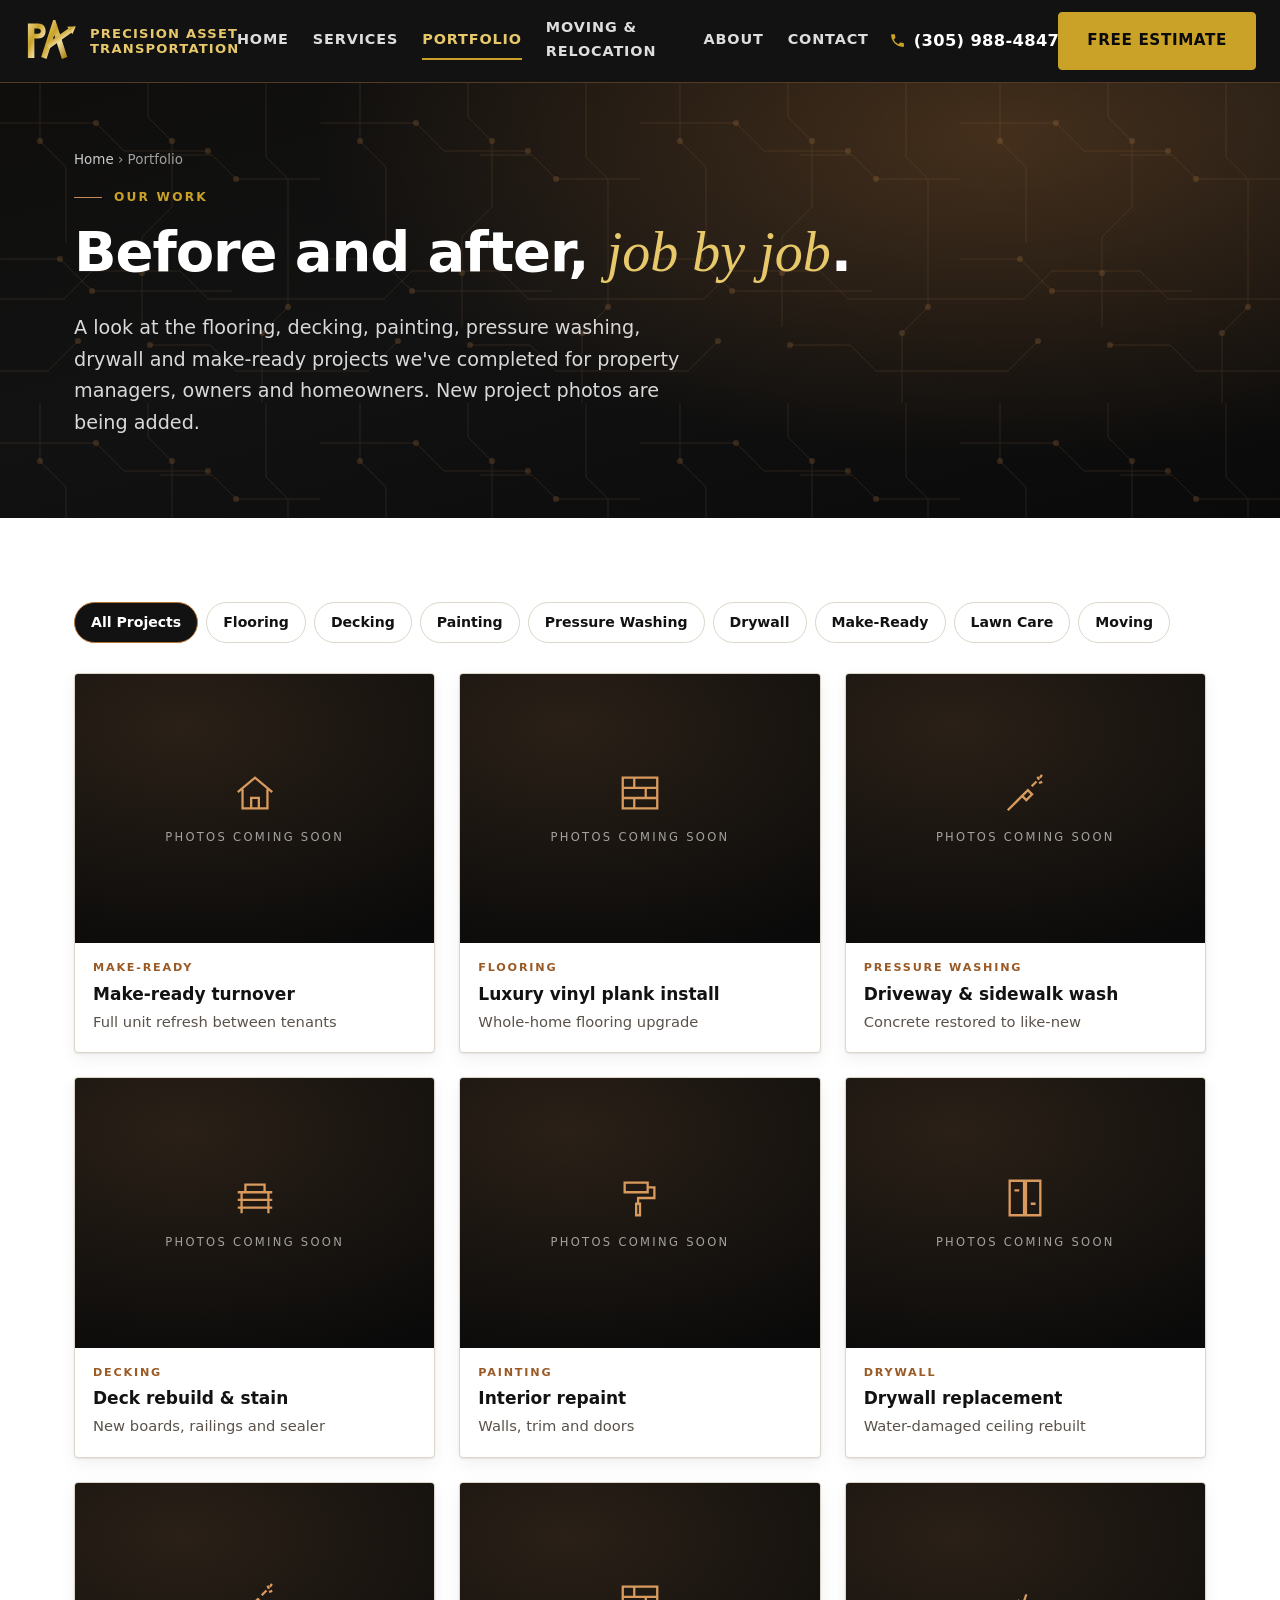
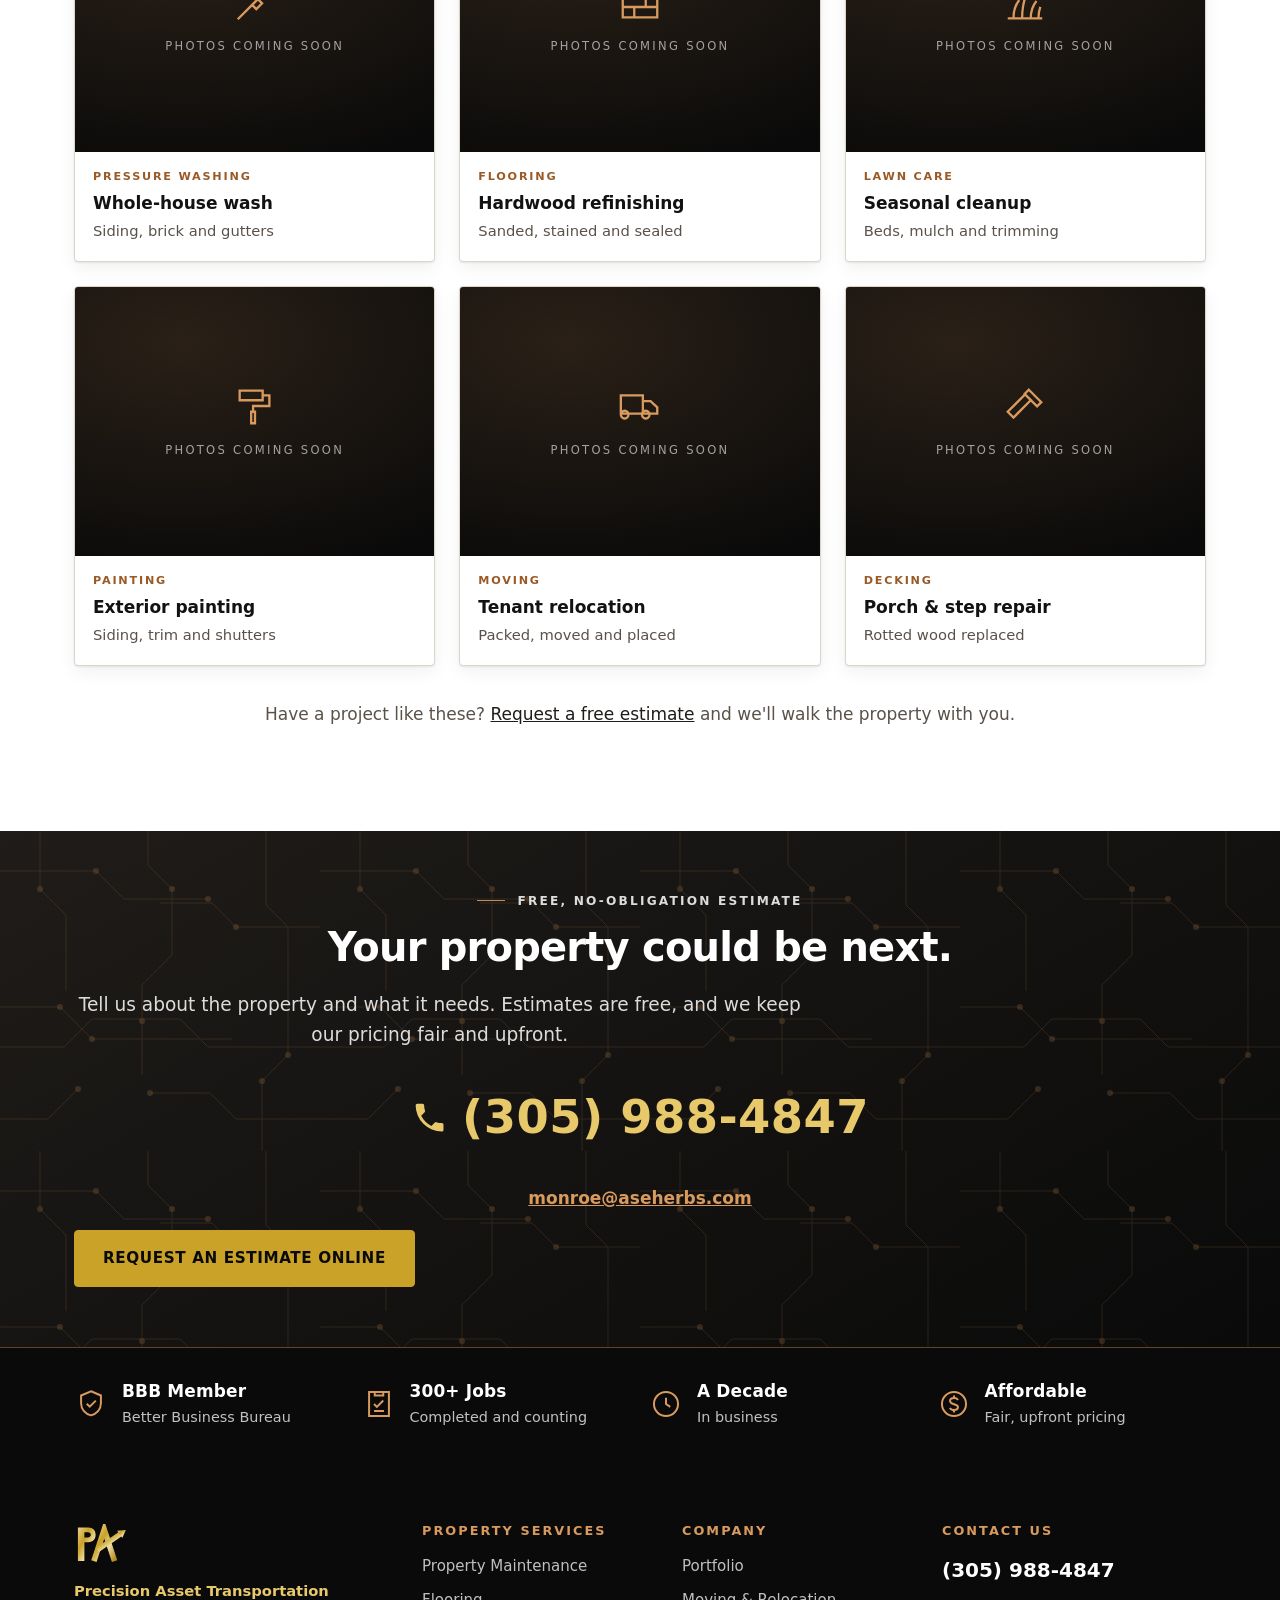
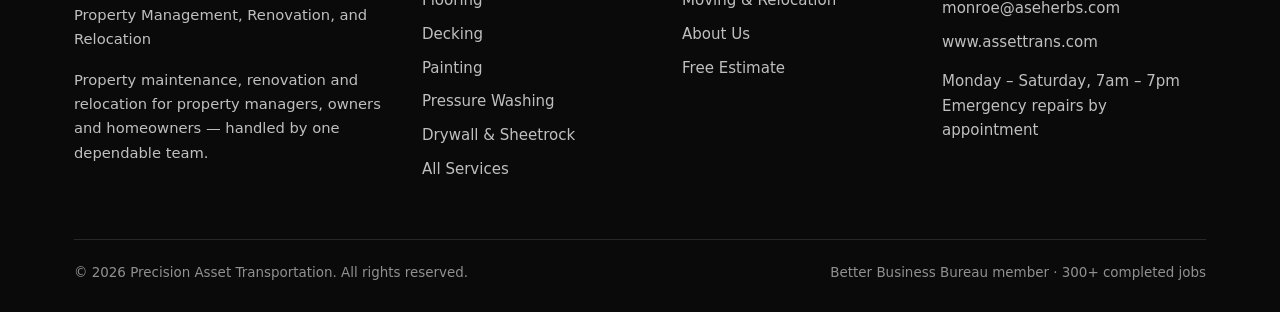
<file: portfolio.html>
<!DOCTYPE html>
<html lang="en">
<head>
<meta charset="utf-8">
<meta name="viewport" content="width=device-width, initial-scale=1">
<title>Portfolio | Precision Asset Transportation</title>
<meta name="description" content="Before-and-after photos of our property maintenance, renovation, pressure washing and moving projects.">
<link rel="canonical" href="https://www.assettrans.com/portfolio.html">
<meta property="og:type" content="website">
<meta property="og:title" content="Portfolio | Precision Asset Transportation">
<meta property="og:description" content="Before-and-after photos of our property maintenance, renovation, pressure washing and moving projects.">
<meta property="og:url" content="https://www.assettrans.com/portfolio.html">
<meta property="og:image" content="https://www.assettrans.com/assets/img/og-image.png">
<meta property="og:image:width" content="1200">
<meta property="og:image:height" content="630">
<meta property="og:image:alt" content="Precision Asset Transportation — Property Management, Renovation, and Relocation">
<meta name="twitter:card" content="summary_large_image">
<meta name="twitter:title" content="Portfolio | Precision Asset Transportation">
<meta name="twitter:description" content="Before-and-after photos of our property maintenance, renovation, pressure washing and moving projects.">
<meta name="twitter:image" content="https://www.assettrans.com/assets/img/og-image.png">
<meta property="og:site_name" content="Precision Asset Transportation">
<meta name="theme-color" content="#0A0A0A">
<link rel="icon" href="assets/img/favicon.svg" type="image/svg+xml">
<link rel="icon" href="assets/img/favicon-32.png" sizes="32x32" type="image/png">
<link rel="apple-touch-icon" href="assets/img/apple-touch-icon.png">
<link rel="manifest" href="site.webmanifest">
<link rel="stylesheet" href="assets/css/styles.css">
<script type="application/ld+json">
{
  "@context": "https://schema.org",
  "@type": "HomeAndConstructionBusiness",
  "name": "Precision Asset Transportation",
  "slogan": "Property Management, Renovation, and Relocation",
  "url": "https://www.assettrans.com/",
  "telephone": "+1-305-988-4847",
  "email": "monroe@aseherbs.com",
  "logo": "https://www.assettrans.com/assets/img/logo-mark.svg",
  "image": "https://www.assettrans.com/assets/img/og-image.png",
  "description": "Property management maintenance and home renovation \u2014 flooring, decking, painting, pressure washing, drywall, plumbing, HVAC, electrical, lawn care and wood repair \u2014 plus moving and relocation services.",
  "priceRange": "$$",
  "openingHoursSpecification": [
    {
      "@type": "OpeningHoursSpecification",
      "dayOfWeek": [
        "Monday",
        "Tuesday",
        "Wednesday",
        "Thursday",
        "Friday",
        "Saturday"
      ],
      "opens": "07:00",
      "closes": "19:00"
    }
  ],
  "knowsAbout": [
    "Property maintenance",
    "Make-ready and unit turnovers",
    "Flooring installation",
    "Deck building and repair",
    "Interior and exterior painting",
    "Pressure washing",
    "Drywall installation and repair",
    "Plumbing repair",
    "HVAC maintenance",
    "Electrical repair",
    "Lawn care",
    "Wood rot repair",
    "Residential moving",
    "Relocation services"
  ]
}
</script>
</head>
<body>
<a class="skip" href="#main">Skip to content</a>

<header class="site-header">
  <div class="wrap">
    <a class="brand" href="index.html">
      <img src="assets/img/logo-mark.svg" alt="Precision Asset Transportation" width="54" height="41">
      <span class="brand-name">
        <span>Precision Asset</span>
        <span>Transportation</span>
        <span class="brand-tag">Property Management, Renovation, and Relocation</span>
      </span>
    </a>
    <nav class="nav" id="primary-nav" aria-label="Primary">
      <a href="index.html">Home</a>
      <a href="services.html">Services</a>
      <a href="portfolio.html" aria-current="page">Portfolio</a>
      <a href="moving.html">Moving &amp; Relocation</a>
      <a href="about.html">About</a>
      <a href="contact.html">Contact</a>
    </nav>
    <div class="header-cta">
      <a class="header-moving" href="moving.html">Moving</a>
      <a class="header-phone" href="tel:+13059884847">
        <svg viewBox="0 0 24 24" aria-hidden="true"><path d="M6.6 10.8a15.1 15.1 0 0 0 6.6 6.6l2.2-2.2a1 1 0 0 1 1-.24 11.4 11.4 0 0 0 3.6.58 1 1 0 0 1 1 1V20a1 1 0 0 1-1 1A17 17 0 0 1 3 4a1 1 0 0 1 1-1h3.5a1 1 0 0 1 1 1 11.4 11.4 0 0 0 .57 3.6 1 1 0 0 1-.25 1z"/></svg>
        <span>(305) 988-4847</span>
      </a>
      <a class="btn btn--gold" href="contact.html">Free Estimate</a>
    </div>
    <button class="nav-toggle" type="button" aria-expanded="false" aria-controls="primary-nav" aria-label="Menu">
      <span></span><span></span><span></span>
    </button>
  </div>
</header>

<main id="main">

  <section class="hero hero--page circuitry">
    <div class="wrap">
      <div class="hero__inner">
        <div>
          <p class="breadcrumb"><a href="index.html">Home</a> &rsaquo; Portfolio</p>
          <p class="eyebrow">Our Work</p>
          <h1>Before and after, <em>job by job</em>.</h1>
          <p class="lede">A look at the flooring, decking, painting, pressure washing, drywall and make-ready projects we've completed for property managers, owners and homeowners. New project photos are being added.</p>
        </div>
      </div>
    </div>
  </section>

  <section class="section">
    <div class="wrap">
      <div class="filters" role="toolbar" aria-label="Filter projects">
        <button type="button" class="filter is-active" data-filter="all" aria-pressed="true">All Projects</button>
        <button type="button" class="filter" data-filter="flooring" aria-pressed="false">Flooring</button>
        <button type="button" class="filter" data-filter="decking" aria-pressed="false">Decking</button>
        <button type="button" class="filter" data-filter="painting" aria-pressed="false">Painting</button>
        <button type="button" class="filter" data-filter="pressure-washing" aria-pressed="false">Pressure Washing</button>
        <button type="button" class="filter" data-filter="drywall" aria-pressed="false">Drywall</button>
        <button type="button" class="filter" data-filter="make-ready" aria-pressed="false">Make-Ready</button>
        <button type="button" class="filter" data-filter="lawn-care" aria-pressed="false">Lawn Care</button>
        <button type="button" class="filter" data-filter="moving" aria-pressed="false">Moving</button>
      </div>
      <div class="portfolio-grid">
        <figure class="project reveal" data-cat="make-ready">
          <div class="project__media" aria-hidden="true"><svg viewBox="0 0 24 24" aria-hidden="true"><path d="M3 11.5 12 4l9 7.5M5.5 10v10h13V10M10 20v-5.5h4V20"/></svg><span>Photos coming soon</span></div>
          <figcaption><span class="project__tag">Make-Ready</span><strong>Make-ready turnover</strong><span>Full unit refresh between tenants</span></figcaption>
        </figure>
        <figure class="project reveal" data-cat="flooring">
          <div class="project__media" aria-hidden="true"><svg viewBox="0 0 24 24" aria-hidden="true"><path d="M3 4h18v16H3zM3 9.3h18M3 14.6h18M9 4v5.3M15 9.3v5.3M9 14.6V20"/></svg><span>Photos coming soon</span></div>
          <figcaption><span class="project__tag">Flooring</span><strong>Luxury vinyl plank install</strong><span>Whole-home flooring upgrade</span></figcaption>
        </figure>
        <figure class="project reveal" data-cat="pressure-washing">
          <div class="project__media" aria-hidden="true"><svg viewBox="0 0 24 24" aria-hidden="true"><path d="M3 21l7.5-7.5M10.5 13.5l3-3 2.2 2.2-3 3zM15.5 8.5 18 6M18.5 3.5l.8 1.6M21 6.2l-1.7.6M20.8 2.6l-1 1.5"/></svg><span>Photos coming soon</span></div>
          <figcaption><span class="project__tag">Pressure Washing</span><strong>Driveway &amp; sidewalk wash</strong><span>Concrete restored to like-new</span></figcaption>
        </figure>
        <figure class="project reveal" data-cat="decking">
          <div class="project__media" aria-hidden="true"><svg viewBox="0 0 24 24" aria-hidden="true"><path d="M3 9h18M3 13h18M3 17h18M5 9v11M19 9v11M7 9V5h10v4"/></svg><span>Photos coming soon</span></div>
          <figcaption><span class="project__tag">Decking</span><strong>Deck rebuild &amp; stain</strong><span>New boards, railings and sealer</span></figcaption>
        </figure>
        <figure class="project reveal" data-cat="painting">
          <div class="project__media" aria-hidden="true"><svg viewBox="0 0 24 24" aria-hidden="true"><path d="M4 4h12v5H4zM16 6.5h3.5v5.5H11v3M10 15h2v6h-2z"/></svg><span>Photos coming soon</span></div>
          <figcaption><span class="project__tag">Painting</span><strong>Interior repaint</strong><span>Walls, trim and doors</span></figcaption>
        </figure>
        <figure class="project reveal" data-cat="drywall">
          <div class="project__media" aria-hidden="true"><svg viewBox="0 0 24 24" aria-hidden="true"><path d="M4 3h7.5v18H4zM12.5 3H20v18h-7.5zM6.5 8h2.5M15 15h2.5"/></svg><span>Photos coming soon</span></div>
          <figcaption><span class="project__tag">Drywall</span><strong>Drywall replacement</strong><span>Water-damaged ceiling rebuilt</span></figcaption>
        </figure>
        <figure class="project reveal" data-cat="pressure-washing">
          <div class="project__media" aria-hidden="true"><svg viewBox="0 0 24 24" aria-hidden="true"><path d="M3 21l7.5-7.5M10.5 13.5l3-3 2.2 2.2-3 3zM15.5 8.5 18 6M18.5 3.5l.8 1.6M21 6.2l-1.7.6M20.8 2.6l-1 1.5"/></svg><span>Photos coming soon</span></div>
          <figcaption><span class="project__tag">Pressure Washing</span><strong>Whole-house wash</strong><span>Siding, brick and gutters</span></figcaption>
        </figure>
        <figure class="project reveal" data-cat="flooring">
          <div class="project__media" aria-hidden="true"><svg viewBox="0 0 24 24" aria-hidden="true"><path d="M3 4h18v16H3zM3 9.3h18M3 14.6h18M9 4v5.3M15 9.3v5.3M9 14.6V20"/></svg><span>Photos coming soon</span></div>
          <figcaption><span class="project__tag">Flooring</span><strong>Hardwood refinishing</strong><span>Sanded, stained and sealed</span></figcaption>
        </figure>
        <figure class="project reveal" data-cat="lawn-care">
          <div class="project__media" aria-hidden="true"><svg viewBox="0 0 24 24" aria-hidden="true"><path d="M3 20.5h18M6 20.5c0-4 1-7 3-9.5M10.5 20.5c0-5 .8-9 2.2-12.5M15 20.5c0-3.6 1-6.6 3-9M19 20.5c0-2.6.4-4.4 1-6"/></svg><span>Photos coming soon</span></div>
          <figcaption><span class="project__tag">Lawn Care</span><strong>Seasonal cleanup</strong><span>Beds, mulch and trimming</span></figcaption>
        </figure>
        <figure class="project reveal" data-cat="painting">
          <div class="project__media" aria-hidden="true"><svg viewBox="0 0 24 24" aria-hidden="true"><path d="M4 4h12v5H4zM16 6.5h3.5v5.5H11v3M10 15h2v6h-2z"/></svg><span>Photos coming soon</span></div>
          <figcaption><span class="project__tag">Painting</span><strong>Exterior painting</strong><span>Siding, trim and shutters</span></figcaption>
        </figure>
        <figure class="project reveal" data-cat="moving">
          <div class="project__media" aria-hidden="true"><svg viewBox="0 0 24 24" aria-hidden="true"><path d="M2 6.5h11.5v9.5H2zM13.5 9.5h4l3.5 3.2V16h-7.5M6 16.5a2 2 0 1 0 0 .01M17 16.5a2 2 0 1 0 0 .01"/></svg><span>Photos coming soon</span></div>
          <figcaption><span class="project__tag">Moving</span><strong>Tenant relocation</strong><span>Packed, moved and placed</span></figcaption>
        </figure>
        <figure class="project reveal" data-cat="decking">
          <div class="project__media" aria-hidden="true"><svg viewBox="0 0 24 24" aria-hidden="true"><path d="M14 3.5l6.5 6.5-2.2 2.2-6.5-6.5zM12.5 5.5 3 15l3 3 9.5-9.5"/></svg><span>Photos coming soon</span></div>
          <figcaption><span class="project__tag">Decking</span><strong>Porch &amp; step repair</strong><span>Rotted wood replaced</span></figcaption>
        </figure>
      </div>
      <p class="portfolio-note">Have a project like these? <a href="contact.html">Request a free estimate</a> and we'll walk the property with you.</p>
    </div>
  </section>

  <section class="section section--tight cta-band circuitry">
    <div class="wrap">
      <p class="eyebrow" style="justify-content:center">Free, No-Obligation Estimate</p>
      <h2>Your property could be next.</h2>
      <p class="lede center">Tell us about the property and what it needs. Estimates are free, and we keep our pricing fair and upfront.</p>
      <a class="phone-xl" href="tel:+13059884847">
        <svg viewBox="0 0 24 24" aria-hidden="true"><path d="M6.6 10.8a15.1 15.1 0 0 0 6.6 6.6l2.2-2.2a1 1 0 0 1 1-.24 11.4 11.4 0 0 0 3.6.58 1 1 0 0 1 1 1V20a1 1 0 0 1-1 1A17 17 0 0 1 3 4a1 1 0 0 1 1-1h3.5a1 1 0 0 1 1 1 11.4 11.4 0 0 0 .57 3.6 1 1 0 0 1-.25 1z"/></svg>
        (305) 988-4847
      </a>
      <p class="cta-email"><a href="mailto:monroe@aseherbs.com">monroe@aseherbs.com</a></p>
      <div class="btn-row"><a class="btn btn--gold" href="contact.html">Request an Estimate Online</a></div>
    </div>
  </section>

  <section class="proof" aria-label="Why property owners trust us">
    <div class="wrap">
      <ul class="proof-list">
        <li><svg viewBox="0 0 24 24" aria-hidden="true"><path d="M12 3l7 3v5.5c0 4.3-3 7.4-7 8.5-4-1.1-7-4.2-7-8.5V6z"/><path d="M9 11.8l2.1 2.1L15.4 9.6"/></svg><span><strong>BBB Member</strong>Better Business Bureau</span></li>
        <li><svg viewBox="0 0 24 24" aria-hidden="true"><path d="M5 3.5h14v17H5zM9 3.5h6V6H9zM8.5 12l2 2 4.5-4.5M8.5 17h7"/></svg><span><strong>300+ Jobs</strong>Completed and counting</span></li>
        <li><svg viewBox="0 0 24 24" aria-hidden="true"><circle cx="12" cy="12" r="8.5"/><path d="M12 7.5V12l3 2"/></svg><span><strong>A Decade</strong>In business</span></li>
        <li><svg viewBox="0 0 24 24" aria-hidden="true"><circle cx="12" cy="12" r="8.5"/><path d="M14.8 9.2c-.5-.9-1.6-1.4-2.8-1.4-1.6 0-2.8.8-2.8 2.1 0 3 5.6 1.5 5.6 4.3 0 1.3-1.2 2.1-2.8 2.1-1.3 0-2.4-.6-2.9-1.6M12 6v1.8M12 16.2V18"/></svg><span><strong>Affordable</strong>Fair, upfront pricing</span></li>
      </ul>
    </div>
  </section>

</main>

<footer class="site-footer">
  <div class="wrap">
    <div class="footer-grid">
      <div class="footer-brand">
        <img src="assets/img/logo-mark.svg" alt="Precision Asset Transportation" width="54" height="41">
        <p><strong style="color:#e7c86a">Precision Asset Transportation</strong><br>Property Management, Renovation, and Relocation</p>
        <p>Property maintenance, renovation and relocation for property managers, owners and homeowners — handled by one dependable team.</p>
      </div>
      <div>
        <h4>Property Services</h4>
        <ul>
          <li><a href="services.html#management">Property Maintenance</a></li>
          <li><a href="services.html#flooring">Flooring</a></li>
          <li><a href="services.html#decking">Decking</a></li>
          <li><a href="services.html#painting">Painting</a></li>
          <li><a href="services.html#pressure-washing">Pressure Washing</a></li>
          <li><a href="services.html#drywall">Drywall &amp; Sheetrock</a></li>
          <li><a href="services.html">All Services</a></li>
        </ul>
      </div>
      <div>
        <h4>Company</h4>
        <ul>
          <li><a href="portfolio.html">Portfolio</a></li>
          <li><a href="moving.html">Moving &amp; Relocation</a></li>
          <li><a href="about.html">About Us</a></li>
          <li><a href="contact.html">Free Estimate</a></li>
        </ul>
      </div>
      <div>
        <h4>Contact Us</h4>
        <ul>
          <li><a class="footer-phone" href="tel:+13059884847">(305) 988-4847</a></li>
          <li><a href="mailto:monroe@aseherbs.com">monroe@aseherbs.com</a></li>
          <li>www.assettrans.com</li>
        </ul>
        <p style="margin-top:14px">Monday – Saturday, 7am – 7pm<br>Emergency repairs by appointment</p>
      </div>
    </div>
    <div class="footer-bottom">
      <span>&copy; <span id="year">2026</span> Precision Asset Transportation. All rights reserved.</span>
      <span>Better Business Bureau member &middot; 300+ completed jobs</span>
    </div>
  </div>
</footer>

<div class="call-bar">
  <a href="tel:+13059884847">
    <svg viewBox="0 0 24 24" aria-hidden="true"><path d="M6.6 10.8a15.1 15.1 0 0 0 6.6 6.6l2.2-2.2a1 1 0 0 1 1-.24 11.4 11.4 0 0 0 3.6.58 1 1 0 0 1 1 1V20a1 1 0 0 1-1 1A17 17 0 0 1 3 4a1 1 0 0 1 1-1h3.5a1 1 0 0 1 1 1 11.4 11.4 0 0 0 .57 3.6 1 1 0 0 1-.25 1z"/></svg>
    Call (305) 988-4847
  </a>
</div>

<script src="assets/js/main.js"></script>
<script>document.getElementById("year").textContent = new Date().getFullYear();</script>
</body>
</html>
</file>
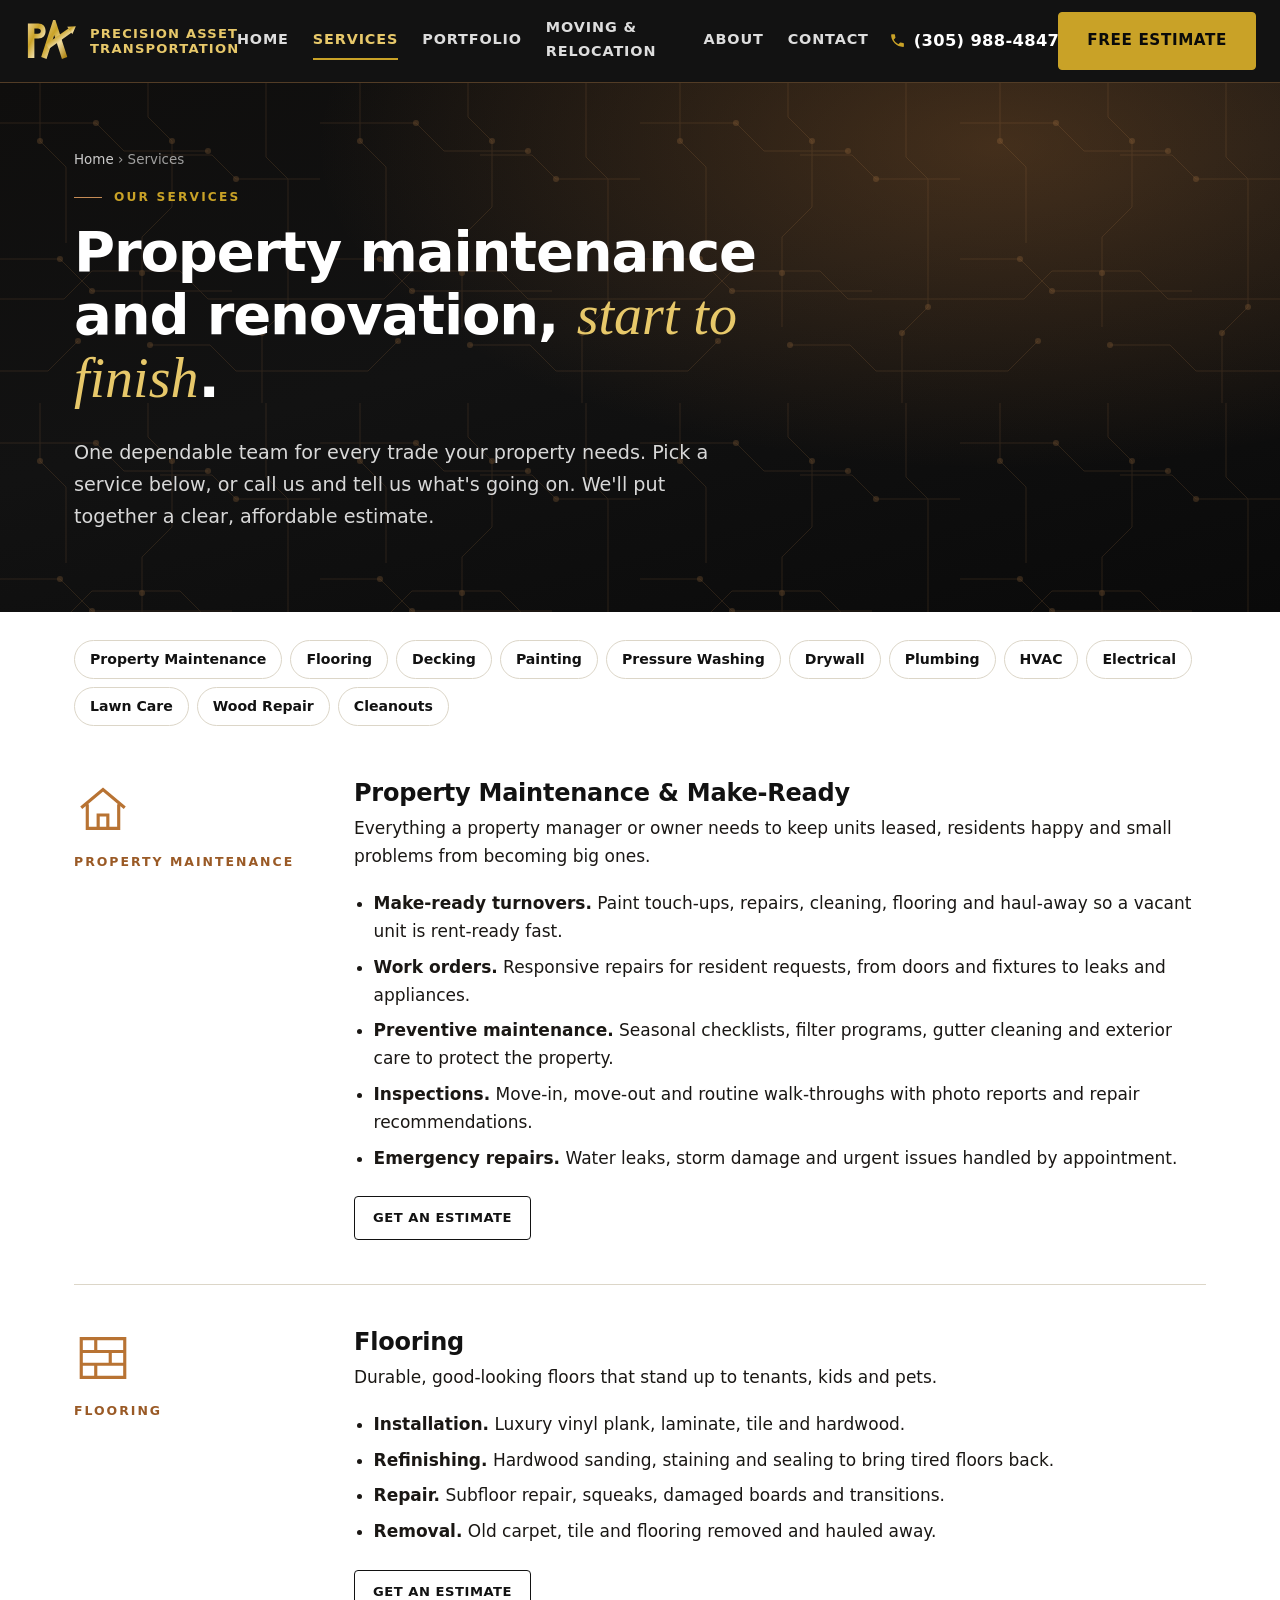
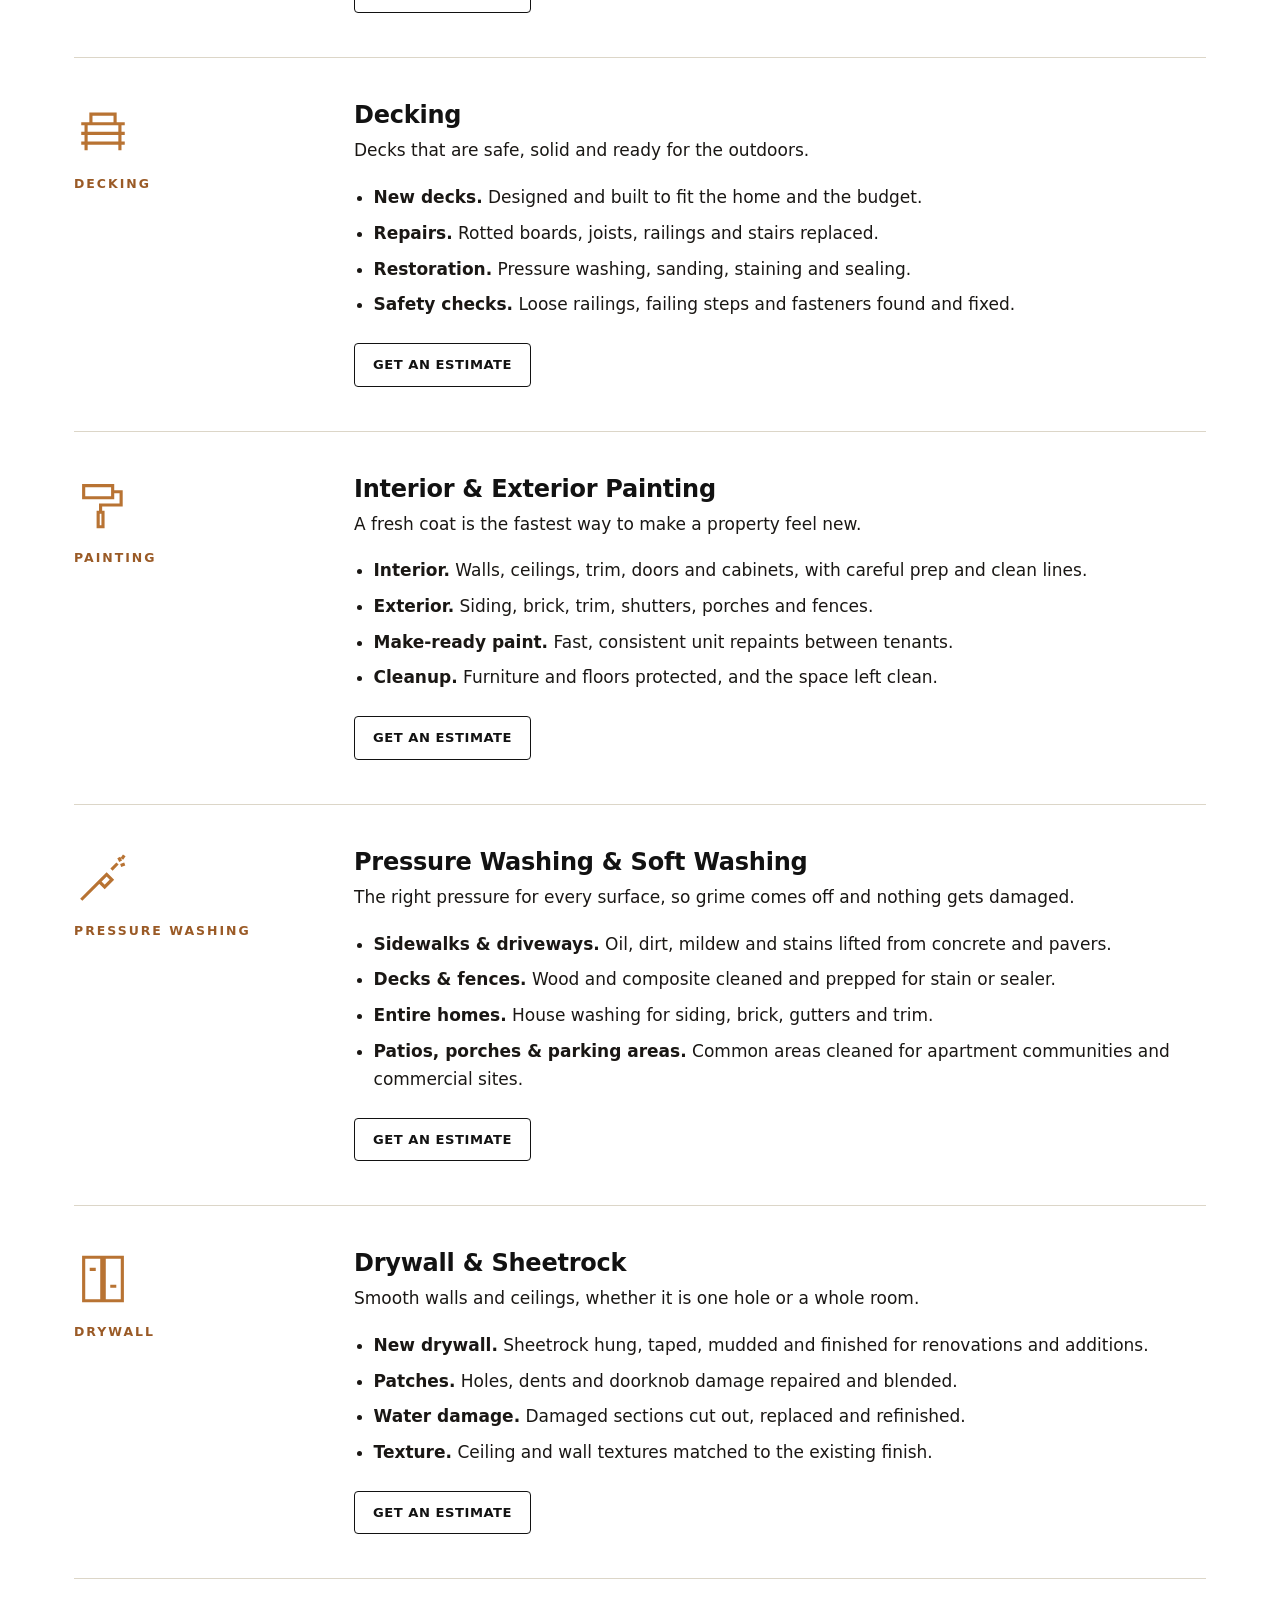
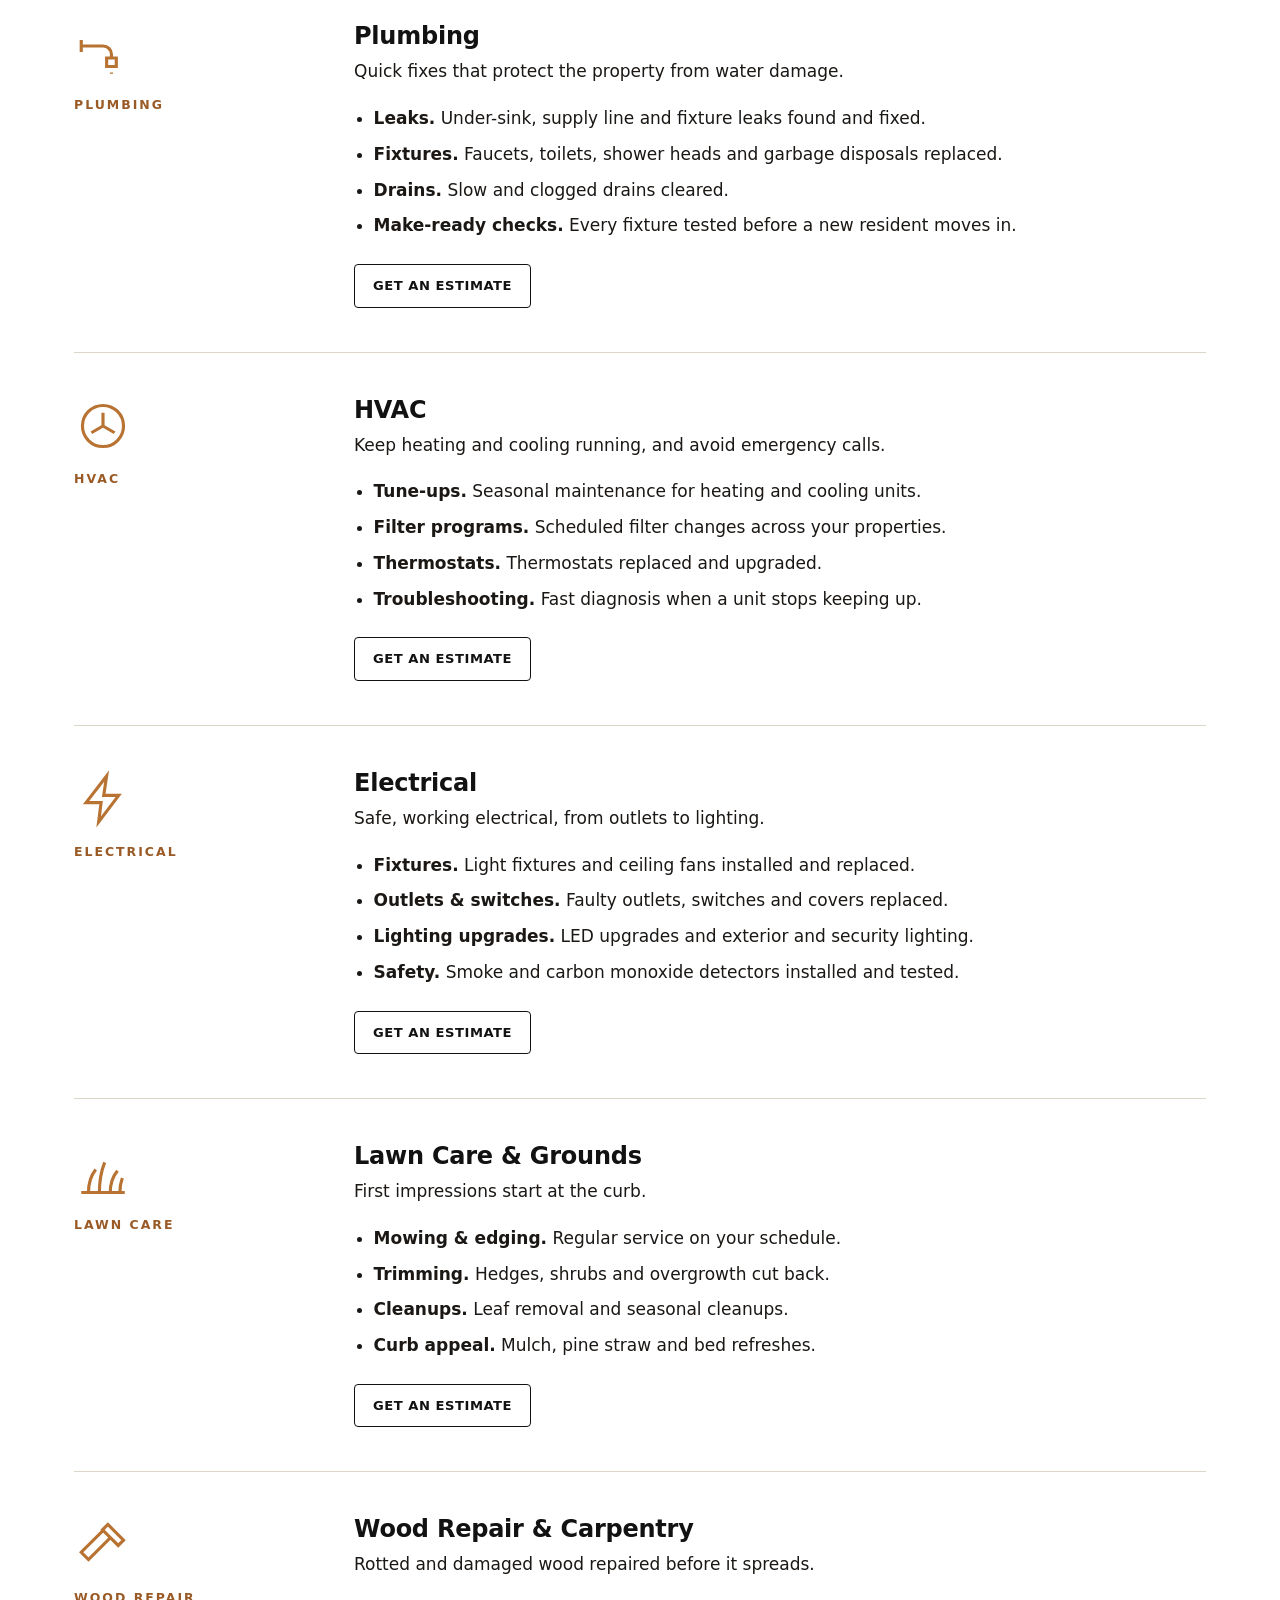
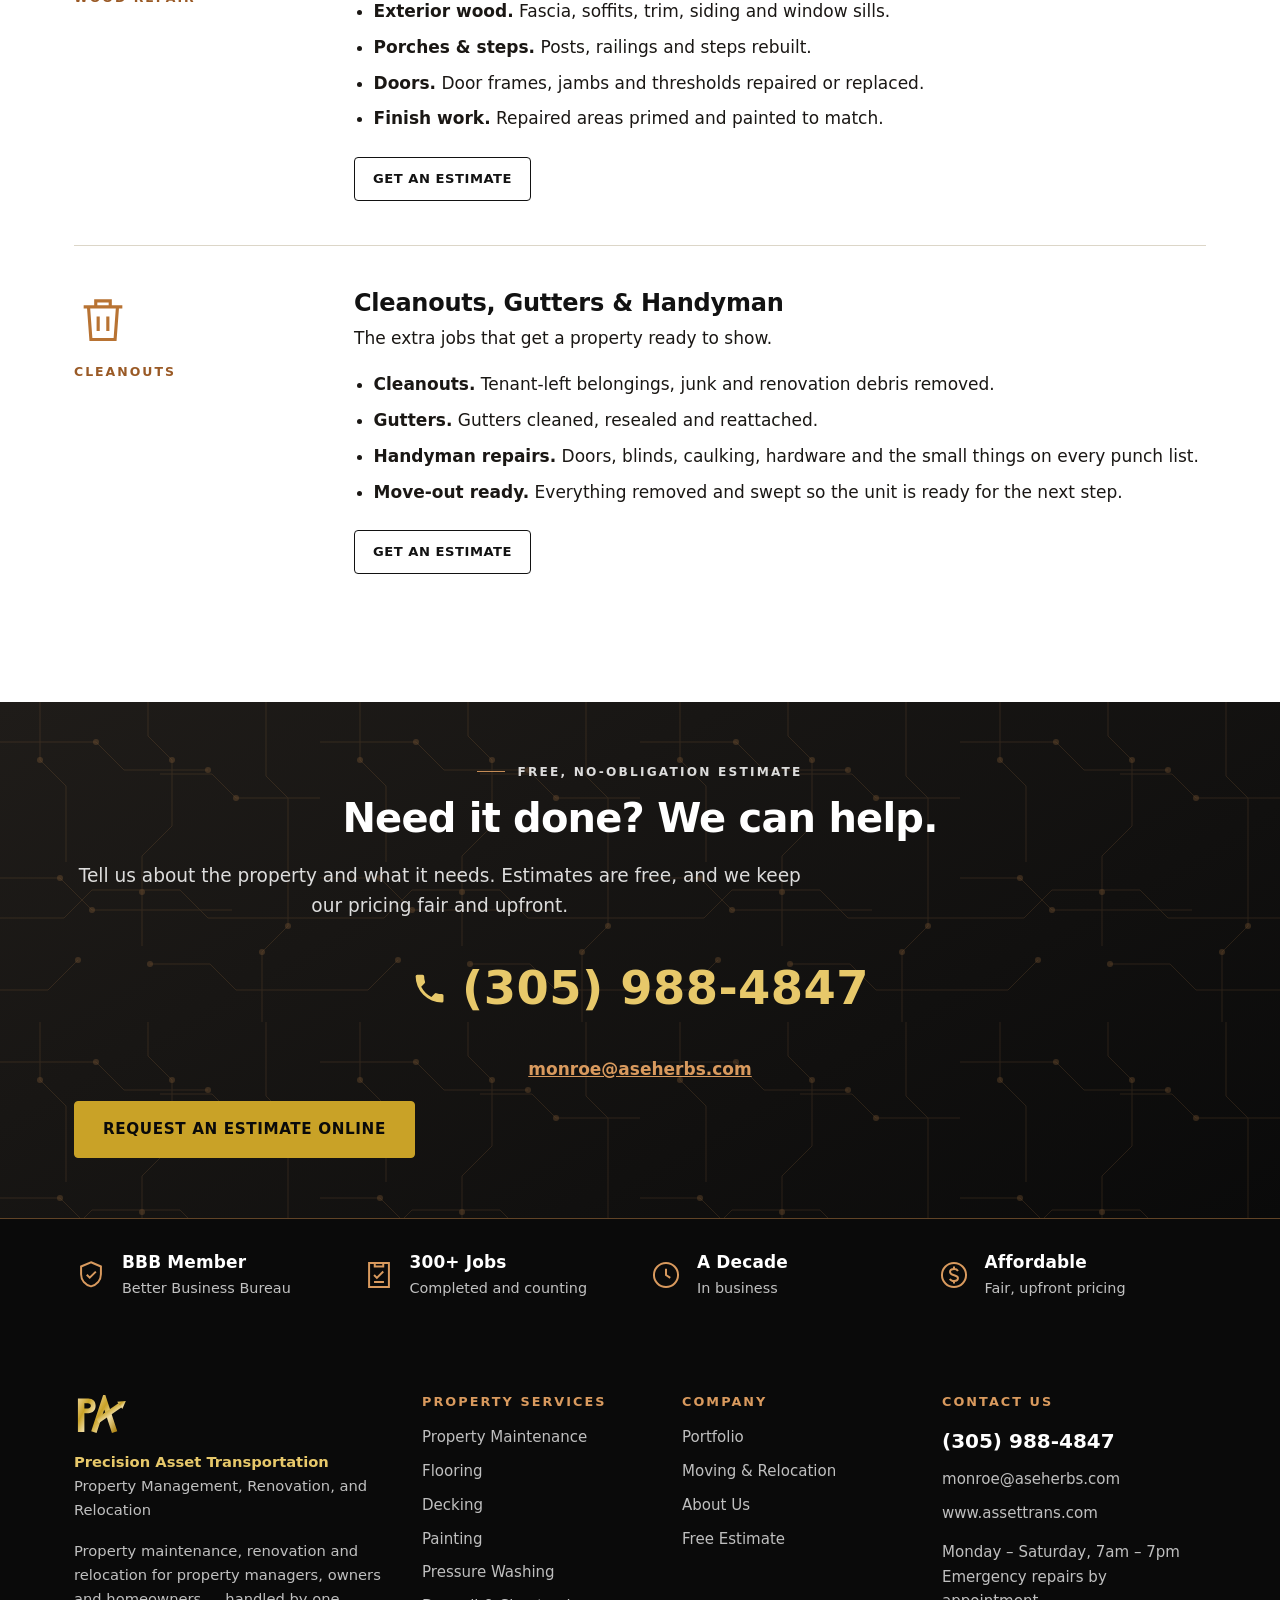
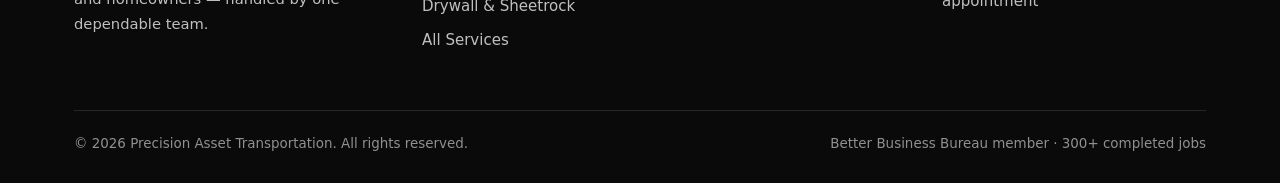
<file: services.html>
<!DOCTYPE html>
<html lang="en">
<head>
<meta charset="utf-8">
<meta name="viewport" content="width=device-width, initial-scale=1">
<title>Services | Precision Asset Transportation</title>
<meta name="description" content="Property maintenance, make-ready turnovers, flooring, decking, painting, pressure washing, drywall and sheetrock, plumbing, HVAC, electrical, lawn care, wood repair and cleanouts. Affordable, upfront pricing.">
<link rel="canonical" href="https://www.assettrans.com/services.html">
<meta property="og:type" content="website">
<meta property="og:title" content="Services | Precision Asset Transportation">
<meta property="og:description" content="Property maintenance, make-ready turnovers, flooring, decking, painting, pressure washing, drywall and sheetrock, plumbing, HVAC, electrical, lawn care, wood repair and cleanouts. Affordable, upfront pricing.">
<meta property="og:url" content="https://www.assettrans.com/services.html">
<meta property="og:image" content="https://www.assettrans.com/assets/img/og-image.png">
<meta property="og:image:width" content="1200">
<meta property="og:image:height" content="630">
<meta property="og:image:alt" content="Precision Asset Transportation — Property Management, Renovation, and Relocation">
<meta name="twitter:card" content="summary_large_image">
<meta name="twitter:title" content="Services | Precision Asset Transportation">
<meta name="twitter:description" content="Property maintenance, make-ready turnovers, flooring, decking, painting, pressure washing, drywall and sheetrock, plumbing, HVAC, electrical, lawn care, wood repair and cleanouts. Affordable, upfront pricing.">
<meta name="twitter:image" content="https://www.assettrans.com/assets/img/og-image.png">
<meta property="og:site_name" content="Precision Asset Transportation">
<meta name="theme-color" content="#0A0A0A">
<link rel="icon" href="assets/img/favicon.svg" type="image/svg+xml">
<link rel="icon" href="assets/img/favicon-32.png" sizes="32x32" type="image/png">
<link rel="apple-touch-icon" href="assets/img/apple-touch-icon.png">
<link rel="manifest" href="site.webmanifest">
<link rel="stylesheet" href="assets/css/styles.css">
<script type="application/ld+json">
{
  "@context": "https://schema.org",
  "@type": "HomeAndConstructionBusiness",
  "name": "Precision Asset Transportation",
  "slogan": "Property Management, Renovation, and Relocation",
  "url": "https://www.assettrans.com/",
  "telephone": "+1-305-988-4847",
  "email": "monroe@aseherbs.com",
  "logo": "https://www.assettrans.com/assets/img/logo-mark.svg",
  "image": "https://www.assettrans.com/assets/img/og-image.png",
  "description": "Property management maintenance and home renovation \u2014 flooring, decking, painting, pressure washing, drywall, plumbing, HVAC, electrical, lawn care and wood repair \u2014 plus moving and relocation services.",
  "priceRange": "$$",
  "openingHoursSpecification": [
    {
      "@type": "OpeningHoursSpecification",
      "dayOfWeek": [
        "Monday",
        "Tuesday",
        "Wednesday",
        "Thursday",
        "Friday",
        "Saturday"
      ],
      "opens": "07:00",
      "closes": "19:00"
    }
  ],
  "knowsAbout": [
    "Property maintenance",
    "Make-ready and unit turnovers",
    "Flooring installation",
    "Deck building and repair",
    "Interior and exterior painting",
    "Pressure washing",
    "Drywall installation and repair",
    "Plumbing repair",
    "HVAC maintenance",
    "Electrical repair",
    "Lawn care",
    "Wood rot repair",
    "Residential moving",
    "Relocation services"
  ]
}
</script>
</head>
<body>
<a class="skip" href="#main">Skip to content</a>

<header class="site-header">
  <div class="wrap">
    <a class="brand" href="index.html">
      <img src="assets/img/logo-mark.svg" alt="Precision Asset Transportation" width="54" height="41">
      <span class="brand-name">
        <span>Precision Asset</span>
        <span>Transportation</span>
        <span class="brand-tag">Property Management, Renovation, and Relocation</span>
      </span>
    </a>
    <nav class="nav" id="primary-nav" aria-label="Primary">
      <a href="index.html">Home</a>
      <a href="services.html" aria-current="page">Services</a>
      <a href="portfolio.html">Portfolio</a>
      <a href="moving.html">Moving &amp; Relocation</a>
      <a href="about.html">About</a>
      <a href="contact.html">Contact</a>
    </nav>
    <div class="header-cta">
      <a class="header-moving" href="moving.html">Moving</a>
      <a class="header-phone" href="tel:+13059884847">
        <svg viewBox="0 0 24 24" aria-hidden="true"><path d="M6.6 10.8a15.1 15.1 0 0 0 6.6 6.6l2.2-2.2a1 1 0 0 1 1-.24 11.4 11.4 0 0 0 3.6.58 1 1 0 0 1 1 1V20a1 1 0 0 1-1 1A17 17 0 0 1 3 4a1 1 0 0 1 1-1h3.5a1 1 0 0 1 1 1 11.4 11.4 0 0 0 .57 3.6 1 1 0 0 1-.25 1z"/></svg>
        <span>(305) 988-4847</span>
      </a>
      <a class="btn btn--gold" href="contact.html">Free Estimate</a>
    </div>
    <button class="nav-toggle" type="button" aria-expanded="false" aria-controls="primary-nav" aria-label="Menu">
      <span></span><span></span><span></span>
    </button>
  </div>
</header>

<main id="main">

  <section class="hero hero--page circuitry">
    <div class="wrap">
      <div class="hero__inner">
        <div>
          <p class="breadcrumb"><a href="index.html">Home</a> &rsaquo; Services</p>
          <p class="eyebrow">Our Services</p>
          <h1>Property maintenance and renovation, <em>start to finish</em>.</h1>
          <p class="lede">One dependable team for every trade your property needs. Pick a service below, or call us and tell us what's going on. We'll put together a clear, affordable estimate.</p>
        </div>
      </div>
    </div>
  </section>

  <section class="section section--tight subnav-wrap">
    <div class="wrap">
      <nav class="subnav" aria-label="Services on this page">
        <a href="#management">Property Maintenance</a>
        <a href="#flooring">Flooring</a>
        <a href="#decking">Decking</a>
        <a href="#painting">Painting</a>
        <a href="#pressure-washing">Pressure Washing</a>
        <a href="#drywall">Drywall</a>
        <a href="#plumbing">Plumbing</a>
        <a href="#hvac">HVAC</a>
        <a href="#electrical">Electrical</a>
        <a href="#lawn-care">Lawn Care</a>
        <a href="#wood-repair">Wood Repair</a>
        <a href="#cleanouts">Cleanouts</a>
      </nav>
    </div>
  </section>
  <section class="section" style="padding-top:10px">
    <div class="wrap">
      <article class="detail" id="management">
        <div>
          <div class="icon"><svg viewBox="0 0 24 24" aria-hidden="true"><path d="M3 11.5 12 4l9 7.5M5.5 10v10h13V10M10 20v-5.5h4V20"/></svg></div>
          <p class="detail-tag">Property Maintenance</p>
        </div>
        <div>
          <h3>Property Maintenance &amp; Make-Ready</h3>
          <p>Everything a property manager or owner needs to keep units leased, residents happy and small problems from becoming big ones.</p>
          <ul>
            <li><strong>Make-ready turnovers.</strong> Paint touch-ups, repairs, cleaning, flooring and haul-away so a vacant unit is rent-ready fast.</li>
            <li><strong>Work orders.</strong> Responsive repairs for resident requests, from doors and fixtures to leaks and appliances.</li>
            <li><strong>Preventive maintenance.</strong> Seasonal checklists, filter programs, gutter cleaning and exterior care to protect the property.</li>
            <li><strong>Inspections.</strong> Move-in, move-out and routine walk-throughs with photo reports and repair recommendations.</li>
            <li><strong>Emergency repairs.</strong> Water leaks, storm damage and urgent issues handled by appointment.</li>
          </ul>
          <a class="btn btn--outline btn--sm" href="contact.html?service=Property Maintenance">Get an estimate</a>
        </div>
      </article>
      <article class="detail" id="flooring">
        <div>
          <div class="icon"><svg viewBox="0 0 24 24" aria-hidden="true"><path d="M3 4h18v16H3zM3 9.3h18M3 14.6h18M9 4v5.3M15 9.3v5.3M9 14.6V20"/></svg></div>
          <p class="detail-tag">Flooring</p>
        </div>
        <div>
          <h3>Flooring</h3>
          <p>Durable, good-looking floors that stand up to tenants, kids and pets.</p>
          <ul>
            <li><strong>Installation.</strong> Luxury vinyl plank, laminate, tile and hardwood.</li>
            <li><strong>Refinishing.</strong> Hardwood sanding, staining and sealing to bring tired floors back.</li>
            <li><strong>Repair.</strong> Subfloor repair, squeaks, damaged boards and transitions.</li>
            <li><strong>Removal.</strong> Old carpet, tile and flooring removed and hauled away.</li>
          </ul>
          <a class="btn btn--outline btn--sm" href="contact.html?service=Flooring">Get an estimate</a>
        </div>
      </article>
      <article class="detail" id="decking">
        <div>
          <div class="icon"><svg viewBox="0 0 24 24" aria-hidden="true"><path d="M3 9h18M3 13h18M3 17h18M5 9v11M19 9v11M7 9V5h10v4"/></svg></div>
          <p class="detail-tag">Decking</p>
        </div>
        <div>
          <h3>Decking</h3>
          <p>Decks that are safe, solid and ready for the outdoors.</p>
          <ul>
            <li><strong>New decks.</strong> Designed and built to fit the home and the budget.</li>
            <li><strong>Repairs.</strong> Rotted boards, joists, railings and stairs replaced.</li>
            <li><strong>Restoration.</strong> Pressure washing, sanding, staining and sealing.</li>
            <li><strong>Safety checks.</strong> Loose railings, failing steps and fasteners found and fixed.</li>
          </ul>
          <a class="btn btn--outline btn--sm" href="contact.html?service=Decking">Get an estimate</a>
        </div>
      </article>
      <article class="detail" id="painting">
        <div>
          <div class="icon"><svg viewBox="0 0 24 24" aria-hidden="true"><path d="M4 4h12v5H4zM16 6.5h3.5v5.5H11v3M10 15h2v6h-2z"/></svg></div>
          <p class="detail-tag">Painting</p>
        </div>
        <div>
          <h3>Interior &amp; Exterior Painting</h3>
          <p>A fresh coat is the fastest way to make a property feel new.</p>
          <ul>
            <li><strong>Interior.</strong> Walls, ceilings, trim, doors and cabinets, with careful prep and clean lines.</li>
            <li><strong>Exterior.</strong> Siding, brick, trim, shutters, porches and fences.</li>
            <li><strong>Make-ready paint.</strong> Fast, consistent unit repaints between tenants.</li>
            <li><strong>Cleanup.</strong> Furniture and floors protected, and the space left clean.</li>
          </ul>
          <a class="btn btn--outline btn--sm" href="contact.html?service=Painting">Get an estimate</a>
        </div>
      </article>
      <article class="detail" id="pressure-washing">
        <div>
          <div class="icon"><svg viewBox="0 0 24 24" aria-hidden="true"><path d="M3 21l7.5-7.5M10.5 13.5l3-3 2.2 2.2-3 3zM15.5 8.5 18 6M18.5 3.5l.8 1.6M21 6.2l-1.7.6M20.8 2.6l-1 1.5"/></svg></div>
          <p class="detail-tag">Pressure Washing</p>
        </div>
        <div>
          <h3>Pressure Washing &amp; Soft Washing</h3>
          <p>The right pressure for every surface, so grime comes off and nothing gets damaged.</p>
          <ul>
            <li><strong>Sidewalks &amp; driveways.</strong> Oil, dirt, mildew and stains lifted from concrete and pavers.</li>
            <li><strong>Decks &amp; fences.</strong> Wood and composite cleaned and prepped for stain or sealer.</li>
            <li><strong>Entire homes.</strong> House washing for siding, brick, gutters and trim.</li>
            <li><strong>Patios, porches &amp; parking areas.</strong> Common areas cleaned for apartment communities and commercial sites.</li>
          </ul>
          <a class="btn btn--outline btn--sm" href="contact.html?service=Pressure Washing">Get an estimate</a>
        </div>
      </article>
      <article class="detail" id="drywall">
        <div>
          <div class="icon"><svg viewBox="0 0 24 24" aria-hidden="true"><path d="M4 3h7.5v18H4zM12.5 3H20v18h-7.5zM6.5 8h2.5M15 15h2.5"/></svg></div>
          <p class="detail-tag">Drywall</p>
        </div>
        <div>
          <h3>Drywall &amp; Sheetrock</h3>
          <p>Smooth walls and ceilings, whether it is one hole or a whole room.</p>
          <ul>
            <li><strong>New drywall.</strong> Sheetrock hung, taped, mudded and finished for renovations and additions.</li>
            <li><strong>Patches.</strong> Holes, dents and doorknob damage repaired and blended.</li>
            <li><strong>Water damage.</strong> Damaged sections cut out, replaced and refinished.</li>
            <li><strong>Texture.</strong> Ceiling and wall textures matched to the existing finish.</li>
          </ul>
          <a class="btn btn--outline btn--sm" href="contact.html?service=Drywall">Get an estimate</a>
        </div>
      </article>
      <article class="detail" id="plumbing">
        <div>
          <div class="icon"><svg viewBox="0 0 24 24" aria-hidden="true"><path d="M3 9.5h9a3.5 3.5 0 0 1 3.5 3.5v1.5M3 7v5M13.5 14.5h4V18h-4zM15.5 20.5v.5"/></svg></div>
          <p class="detail-tag">Plumbing</p>
        </div>
        <div>
          <h3>Plumbing</h3>
          <p>Quick fixes that protect the property from water damage.</p>
          <ul>
            <li><strong>Leaks.</strong> Under-sink, supply line and fixture leaks found and fixed.</li>
            <li><strong>Fixtures.</strong> Faucets, toilets, shower heads and garbage disposals replaced.</li>
            <li><strong>Drains.</strong> Slow and clogged drains cleared.</li>
            <li><strong>Make-ready checks.</strong> Every fixture tested before a new resident moves in.</li>
          </ul>
          <a class="btn btn--outline btn--sm" href="contact.html?service=Plumbing">Get an estimate</a>
        </div>
      </article>
      <article class="detail" id="hvac">
        <div>
          <div class="icon"><svg viewBox="0 0 24 24" aria-hidden="true"><path d="M12 3.5a8.5 8.5 0 1 0 0 17 8.5 8.5 0 0 0 0-17zM12 12V6.5M12 12l4.8 2.8M12 12l-4.8 2.8"/></svg></div>
          <p class="detail-tag">HVAC</p>
        </div>
        <div>
          <h3>HVAC</h3>
          <p>Keep heating and cooling running, and avoid emergency calls.</p>
          <ul>
            <li><strong>Tune-ups.</strong> Seasonal maintenance for heating and cooling units.</li>
            <li><strong>Filter programs.</strong> Scheduled filter changes across your properties.</li>
            <li><strong>Thermostats.</strong> Thermostats replaced and upgraded.</li>
            <li><strong>Troubleshooting.</strong> Fast diagnosis when a unit stops keeping up.</li>
          </ul>
          <a class="btn btn--outline btn--sm" href="contact.html?service=HVAC">Get an estimate</a>
        </div>
      </article>
      <article class="detail" id="electrical">
        <div>
          <div class="icon"><svg viewBox="0 0 24 24" aria-hidden="true"><path d="M13.5 2.5 5 13.5h6.2l-1 8 8.3-11h-6.2z"/></svg></div>
          <p class="detail-tag">Electrical</p>
        </div>
        <div>
          <h3>Electrical</h3>
          <p>Safe, working electrical, from outlets to lighting.</p>
          <ul>
            <li><strong>Fixtures.</strong> Light fixtures and ceiling fans installed and replaced.</li>
            <li><strong>Outlets &amp; switches.</strong> Faulty outlets, switches and covers replaced.</li>
            <li><strong>Lighting upgrades.</strong> LED upgrades and exterior and security lighting.</li>
            <li><strong>Safety.</strong> Smoke and carbon monoxide detectors installed and tested.</li>
          </ul>
          <a class="btn btn--outline btn--sm" href="contact.html?service=Electrical">Get an estimate</a>
        </div>
      </article>
      <article class="detail" id="lawn-care">
        <div>
          <div class="icon"><svg viewBox="0 0 24 24" aria-hidden="true"><path d="M3 20.5h18M6 20.5c0-4 1-7 3-9.5M10.5 20.5c0-5 .8-9 2.2-12.5M15 20.5c0-3.6 1-6.6 3-9M19 20.5c0-2.6.4-4.4 1-6"/></svg></div>
          <p class="detail-tag">Lawn Care</p>
        </div>
        <div>
          <h3>Lawn Care &amp; Grounds</h3>
          <p>First impressions start at the curb.</p>
          <ul>
            <li><strong>Mowing &amp; edging.</strong> Regular service on your schedule.</li>
            <li><strong>Trimming.</strong> Hedges, shrubs and overgrowth cut back.</li>
            <li><strong>Cleanups.</strong> Leaf removal and seasonal cleanups.</li>
            <li><strong>Curb appeal.</strong> Mulch, pine straw and bed refreshes.</li>
          </ul>
          <a class="btn btn--outline btn--sm" href="contact.html?service=Lawn Care">Get an estimate</a>
        </div>
      </article>
      <article class="detail" id="wood-repair">
        <div>
          <div class="icon"><svg viewBox="0 0 24 24" aria-hidden="true"><path d="M14 3.5l6.5 6.5-2.2 2.2-6.5-6.5zM12.5 5.5 3 15l3 3 9.5-9.5"/></svg></div>
          <p class="detail-tag">Wood Repair</p>
        </div>
        <div>
          <h3>Wood Repair &amp; Carpentry</h3>
          <p>Rotted and damaged wood repaired before it spreads.</p>
          <ul>
            <li><strong>Exterior wood.</strong> Fascia, soffits, trim, siding and window sills.</li>
            <li><strong>Porches &amp; steps.</strong> Posts, railings and steps rebuilt.</li>
            <li><strong>Doors.</strong> Door frames, jambs and thresholds repaired or replaced.</li>
            <li><strong>Finish work.</strong> Repaired areas primed and painted to match.</li>
          </ul>
          <a class="btn btn--outline btn--sm" href="contact.html?service=Wood Repair">Get an estimate</a>
        </div>
      </article>
      <article class="detail" id="cleanouts">
        <div>
          <div class="icon"><svg viewBox="0 0 24 24" aria-hidden="true"><path d="M4 7h16M9 7V4.5h6V7M6 7l1 13.5h10L18 7M10 11v6M14 11v6"/></svg></div>
          <p class="detail-tag">Cleanouts</p>
        </div>
        <div>
          <h3>Cleanouts, Gutters &amp; Handyman</h3>
          <p>The extra jobs that get a property ready to show.</p>
          <ul>
            <li><strong>Cleanouts.</strong> Tenant-left belongings, junk and renovation debris removed.</li>
            <li><strong>Gutters.</strong> Gutters cleaned, resealed and reattached.</li>
            <li><strong>Handyman repairs.</strong> Doors, blinds, caulking, hardware and the small things on every punch list.</li>
            <li><strong>Move-out ready.</strong> Everything removed and swept so the unit is ready for the next step.</li>
          </ul>
          <a class="btn btn--outline btn--sm" href="contact.html?service=Cleanouts">Get an estimate</a>
        </div>
      </article>
    </div>
  </section>

  <section class="section section--tight cta-band circuitry">
    <div class="wrap">
      <p class="eyebrow" style="justify-content:center">Free, No-Obligation Estimate</p>
      <h2>Need it done? We can help.</h2>
      <p class="lede center">Tell us about the property and what it needs. Estimates are free, and we keep our pricing fair and upfront.</p>
      <a class="phone-xl" href="tel:+13059884847">
        <svg viewBox="0 0 24 24" aria-hidden="true"><path d="M6.6 10.8a15.1 15.1 0 0 0 6.6 6.6l2.2-2.2a1 1 0 0 1 1-.24 11.4 11.4 0 0 0 3.6.58 1 1 0 0 1 1 1V20a1 1 0 0 1-1 1A17 17 0 0 1 3 4a1 1 0 0 1 1-1h3.5a1 1 0 0 1 1 1 11.4 11.4 0 0 0 .57 3.6 1 1 0 0 1-.25 1z"/></svg>
        (305) 988-4847
      </a>
      <p class="cta-email"><a href="mailto:monroe@aseherbs.com">monroe@aseherbs.com</a></p>
      <div class="btn-row"><a class="btn btn--gold" href="contact.html">Request an Estimate Online</a></div>
    </div>
  </section>

  <section class="proof" aria-label="Why property owners trust us">
    <div class="wrap">
      <ul class="proof-list">
        <li><svg viewBox="0 0 24 24" aria-hidden="true"><path d="M12 3l7 3v5.5c0 4.3-3 7.4-7 8.5-4-1.1-7-4.2-7-8.5V6z"/><path d="M9 11.8l2.1 2.1L15.4 9.6"/></svg><span><strong>BBB Member</strong>Better Business Bureau</span></li>
        <li><svg viewBox="0 0 24 24" aria-hidden="true"><path d="M5 3.5h14v17H5zM9 3.5h6V6H9zM8.5 12l2 2 4.5-4.5M8.5 17h7"/></svg><span><strong>300+ Jobs</strong>Completed and counting</span></li>
        <li><svg viewBox="0 0 24 24" aria-hidden="true"><circle cx="12" cy="12" r="8.5"/><path d="M12 7.5V12l3 2"/></svg><span><strong>A Decade</strong>In business</span></li>
        <li><svg viewBox="0 0 24 24" aria-hidden="true"><circle cx="12" cy="12" r="8.5"/><path d="M14.8 9.2c-.5-.9-1.6-1.4-2.8-1.4-1.6 0-2.8.8-2.8 2.1 0 3 5.6 1.5 5.6 4.3 0 1.3-1.2 2.1-2.8 2.1-1.3 0-2.4-.6-2.9-1.6M12 6v1.8M12 16.2V18"/></svg><span><strong>Affordable</strong>Fair, upfront pricing</span></li>
      </ul>
    </div>
  </section>

</main>

<footer class="site-footer">
  <div class="wrap">
    <div class="footer-grid">
      <div class="footer-brand">
        <img src="assets/img/logo-mark.svg" alt="Precision Asset Transportation" width="54" height="41">
        <p><strong style="color:#e7c86a">Precision Asset Transportation</strong><br>Property Management, Renovation, and Relocation</p>
        <p>Property maintenance, renovation and relocation for property managers, owners and homeowners — handled by one dependable team.</p>
      </div>
      <div>
        <h4>Property Services</h4>
        <ul>
          <li><a href="services.html#management">Property Maintenance</a></li>
          <li><a href="services.html#flooring">Flooring</a></li>
          <li><a href="services.html#decking">Decking</a></li>
          <li><a href="services.html#painting">Painting</a></li>
          <li><a href="services.html#pressure-washing">Pressure Washing</a></li>
          <li><a href="services.html#drywall">Drywall &amp; Sheetrock</a></li>
          <li><a href="services.html">All Services</a></li>
        </ul>
      </div>
      <div>
        <h4>Company</h4>
        <ul>
          <li><a href="portfolio.html">Portfolio</a></li>
          <li><a href="moving.html">Moving &amp; Relocation</a></li>
          <li><a href="about.html">About Us</a></li>
          <li><a href="contact.html">Free Estimate</a></li>
        </ul>
      </div>
      <div>
        <h4>Contact Us</h4>
        <ul>
          <li><a class="footer-phone" href="tel:+13059884847">(305) 988-4847</a></li>
          <li><a href="mailto:monroe@aseherbs.com">monroe@aseherbs.com</a></li>
          <li>www.assettrans.com</li>
        </ul>
        <p style="margin-top:14px">Monday – Saturday, 7am – 7pm<br>Emergency repairs by appointment</p>
      </div>
    </div>
    <div class="footer-bottom">
      <span>&copy; <span id="year">2026</span> Precision Asset Transportation. All rights reserved.</span>
      <span>Better Business Bureau member &middot; 300+ completed jobs</span>
    </div>
  </div>
</footer>

<div class="call-bar">
  <a href="tel:+13059884847">
    <svg viewBox="0 0 24 24" aria-hidden="true"><path d="M6.6 10.8a15.1 15.1 0 0 0 6.6 6.6l2.2-2.2a1 1 0 0 1 1-.24 11.4 11.4 0 0 0 3.6.58 1 1 0 0 1 1 1V20a1 1 0 0 1-1 1A17 17 0 0 1 3 4a1 1 0 0 1 1-1h3.5a1 1 0 0 1 1 1 11.4 11.4 0 0 0 .57 3.6 1 1 0 0 1-.25 1z"/></svg>
    Call (305) 988-4847
  </a>
</div>

<script src="assets/js/main.js"></script>
<script>document.getElementById("year").textContent = new Date().getFullYear();</script>
</body>
</html>
</file>
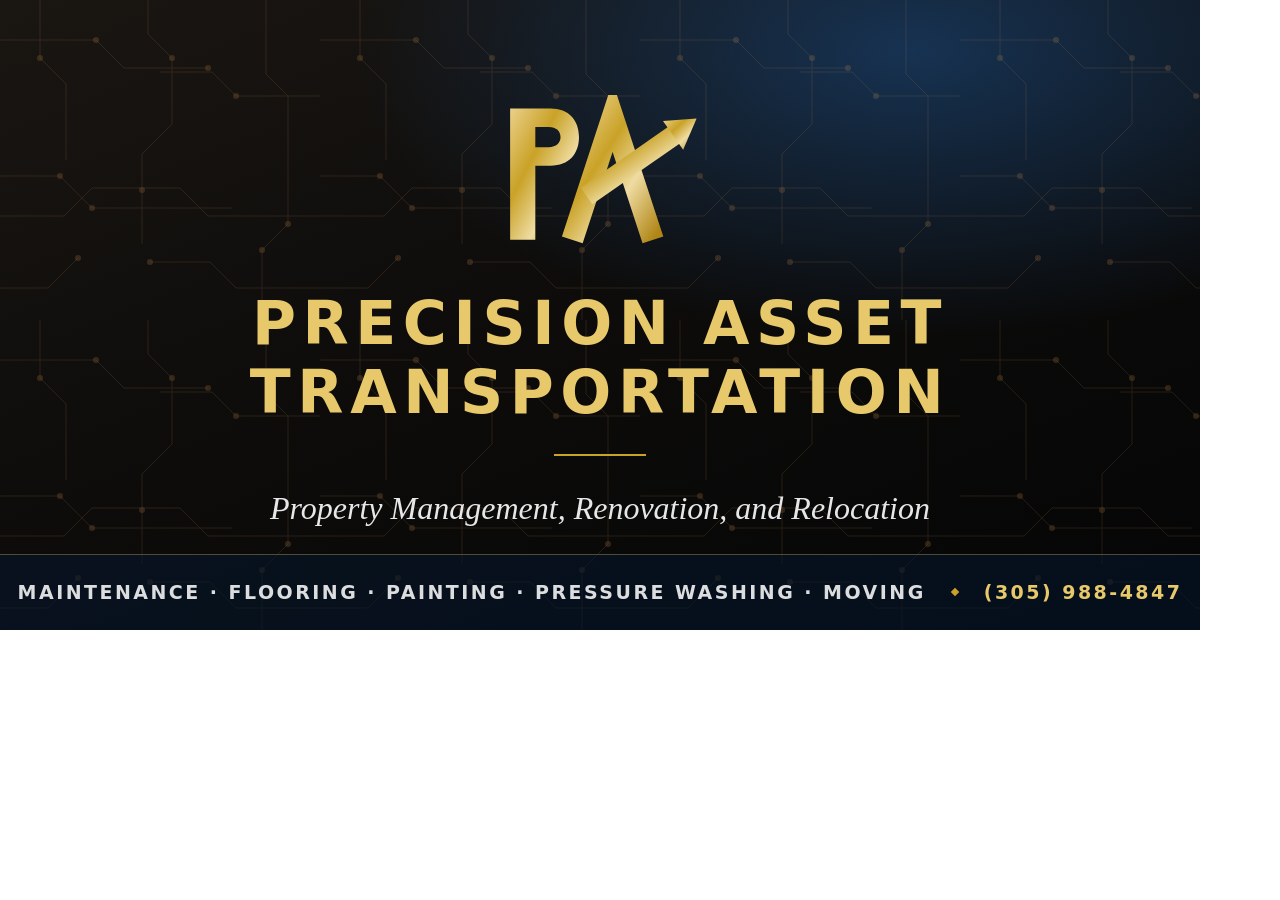
<file: tools/og-image.html>
<!DOCTYPE html>
<!-- Source for assets/img/og-image.png (the 1200x630 social sharing card).
     Regenerate with: node tools/render-images.js  -->
<html lang="en">
<head>
<meta charset="utf-8">
<link rel="stylesheet" href="../assets/css/styles.css">
<style>
  html, body { margin: 0; padding: 0; }
  .og {
    width: 1200px; height: 630px; position: relative; overflow: hidden;
    display: flex; flex-direction: column; justify-content: center; align-items: center;
    text-align: center; color: #fff;
    background:
      radial-gradient(900px 460px at 76% 8%, rgba(27,74,128,.6), transparent 62%),
      linear-gradient(158deg, #1a1612 0%, #0d0c0b 48%, #050505 100%);
  }
  .og > * { position: relative; z-index: 2; }
  .og img { width: 210px; margin-bottom: 34px; }
  .og h1 {
    font-family: var(--font-display); font-weight: 700; color: #e7c86a;
    text-transform: uppercase; letter-spacing: .11em; font-size: 60px;
    line-height: 1.16; margin: 0;
  }
  .og .rule { width: 92px; height: 2px; background: #c9a227; margin: 26px 0; }
  .og .tag {
    font-family: var(--font-serif); font-style: italic; font-size: 32px;
    color: rgba(255,255,255,.9); margin: 0;
  }
  .og .strip {
    position: absolute; left: 0; right: 0; bottom: 0; z-index: 2;
    display: flex; justify-content: center; align-items: center; gap: 26px;
    padding: 22px 0; background: rgba(6,21,41,.62);
    border-top: 1px solid rgba(231,200,106,.32);
    font-family: var(--font-display); font-weight: 700; font-size: 19px;
    letter-spacing: .13em; text-transform: uppercase; color: rgba(255,255,255,.86);
  }
  .og .strip b { color: #e7c86a; }
  .og .strip i { width: 6px; height: 6px; background: #c9a227; transform: rotate(45deg); }
</style>
</head>
<body>
<div class="og circuitry">
  <img src="../assets/img/logo-mark.svg" alt="">
  <h1>Precision Asset<br>Transportation</h1>
  <div class="rule"></div>
  <p class="tag">Property Management, Renovation, and Relocation</p>
  <div class="strip">
    <span>Maintenance &middot; Flooring &middot; Painting &middot; Pressure Washing &middot; Moving</span>
    <i></i>
    <b>(305) 988-4847</b>
  </div>
</div>
</body>
</html>
</file>
<file: assets/css/styles.css>
/* ==========================================================================
   Precision Asset Transportation — assettrans.com
   Palette and motifs taken from the brand card: deep navy, foil gold,
   fine circuit tracery.
   ========================================================================== */

:root {
  --navy-900: #0A0A0A;
  --navy-800: #121212;
  --navy-700: #1F1C19;
  --navy-600: #2E2822;
  --gold: #c9a227;
  --gold-light: #e7c86a;
  --gold-pale: #f3e6bd;
  --ivory: #f7f4ed;
  --ivory-dim: #efeadd;
  --ink: #1A1714;
  --ink-soft: #5A524A;
  --line: #dcd6c8;
  --white: #ffffff;
  --copper: #B87333;
  --copper-light: #D99A5E;
  --copper-deep: #9A5A26;

  --font-body: system-ui, -apple-system, "Segoe UI", Roboto, "Helvetica Neue", Arial, sans-serif;
  --font-display: "Helvetica Neue", "Segoe UI", system-ui, Arial, sans-serif;
  --font-serif: "Iowan Old Style", "Palatino Linotype", Palatino, Georgia, "Times New Roman", serif;

  --wrap: 1180px;
  --radius: 4px;
  --shadow-sm: 0 1px 2px rgba(0, 0, 0, .08), 0 6px 18px rgba(0, 0, 0, .06);
  --shadow-lg: 0 18px 50px rgba(0, 0, 0, .16);
  --ease: cubic-bezier(.2, .7, .3, 1);
}

/* --------------------------------------------------------------- reset -- */
*, *::before, *::after { box-sizing: border-box; }
html { -webkit-text-size-adjust: 100%; scroll-behavior: smooth; }
body {
  margin: 0;
  font-family: var(--font-body);
  font-size: 17px;
  line-height: 1.65;
  color: var(--ink);
  background: var(--white);
  -webkit-font-smoothing: antialiased;
}
img, svg { max-width: 100%; display: block; }
a { color: var(--navy-700); }
h1, h2, h3, h4 {
  font-family: var(--font-display);
  color: var(--navy-800);
  line-height: 1.12;
  letter-spacing: -.02em;
  margin: 0 0 .5em;
  font-weight: 700;
}
h1 { font-size: clamp(2.1rem, 5vw, 3.5rem); }
h2 { font-size: clamp(1.7rem, 3.4vw, 2.5rem); }
h3 { font-size: 1.2rem; letter-spacing: -.01em; }
p { margin: 0 0 1.1em; }
ul { margin: 0 0 1.1em; padding-left: 1.15em; }
li { margin-bottom: .45em; }

.wrap { width: 100%; max-width: var(--wrap); margin-inline: auto; padding-inline: 24px; }
.section { padding: 84px 0; }
.section--tight { padding: 60px 0; }
.section--ivory { background: var(--ivory); }
.center { text-align: center; }
.lede { font-size: 1.16rem; color: var(--ink-soft); max-width: 62ch; }
.center .lede { margin-inline: auto; }
.skip {
  position: absolute; left: -9999px; top: 0; background: var(--gold);
  color: var(--navy-900); padding: 10px 16px; z-index: 100; font-weight: 700;
}
.skip:focus { left: 8px; top: 8px; }
:focus-visible { outline: 3px solid var(--gold); outline-offset: 2px; }

/* Small gold eyebrow label above headings */
.eyebrow {
  font-size: .76rem; font-weight: 700; letter-spacing: .18em; text-transform: uppercase;
  color: var(--gold); margin: 0 0 14px; display: flex; align-items: center; gap: 12px;
}
.center .eyebrow { justify-content: center; }
.eyebrow::before, .center .eyebrow::after, .mission .eyebrow::after {
  content: ""; width: 28px; height: 1px; background: var(--gold); opacity: .6;
}
.on-navy .eyebrow { color: var(--gold-light); }

/* -------------------------------------------------------------- buttons -- */
.btn {
  display: inline-flex; align-items: center; justify-content: center; gap: .55em;
  font-family: var(--font-display); font-weight: 700; font-size: .95rem;
  letter-spacing: .04em; text-transform: uppercase;
  padding: 15px 28px; border-radius: var(--radius); border: 1.5px solid transparent;
  text-decoration: none; cursor: pointer; transition: all .22s var(--ease);
  white-space: nowrap;
}
.btn--gold { background: var(--gold); color: var(--navy-900); border-color: var(--gold); }
.btn--gold:hover { background: var(--gold-light); border-color: var(--gold-light); transform: translateY(-1px); }
.btn--navy { background: var(--navy-800); color: var(--white); border-color: var(--navy-800); }
.btn--navy:hover { background: var(--navy-700); border-color: var(--navy-700); transform: translateY(-1px); }
.btn--ghost { background: transparent; color: var(--white); border-color: rgba(231, 200, 106, .55); }
.btn--ghost:hover { border-color: var(--gold-light); background: rgba(231, 200, 106, .12); }
.btn--outline { background: transparent; color: var(--navy-800); border-color: var(--navy-800); }
.btn--outline:hover { background: var(--navy-800); color: var(--white); }
.btn-row { display: flex; flex-wrap: wrap; gap: 14px; }
.center .btn-row { justify-content: center; }

/* --------------------------------------------------------------- header -- */
.site-header {
  position: sticky; top: 0; z-index: 50;
  background: var(--navy-800);
  border-bottom: 1px solid rgba(231, 200, 106, .25);
}
.site-header .wrap {
  display: flex; align-items: center; justify-content: space-between; gap: 20px;
  min-height: 82px; max-width: 1300px;
}
.brand { display: flex; align-items: center; gap: 12px; text-decoration: none; }
.brand img { width: 54px; height: auto; flex: none; }
.brand-name {
  font-family: var(--font-display); font-weight: 700; color: var(--gold-light);
  text-transform: uppercase; letter-spacing: .09em; line-height: 1.18; font-size: .82rem;
  white-space: nowrap;
}
.brand-name span { display: block; }
.brand-tag {
  display: block; font-size: .62rem; letter-spacing: .13em; color: rgba(255, 255, 255, .62);
  font-weight: 400; text-transform: none; margin-top: 3px; font-family: var(--font-serif);
  font-style: italic; white-space: nowrap;
}
.nav { display: flex; align-items: center; gap: 24px; }
.nav a {
  color: rgba(255, 255, 255, .86); text-decoration: none; font-size: .9rem;
  font-weight: 600; letter-spacing: .06em; text-transform: uppercase;
  padding: 6px 0; border-bottom: 2px solid transparent; transition: .18s var(--ease);
}
.nav a:hover, .nav a[aria-current="page"] { color: var(--gold-light); border-bottom-color: var(--gold); }
.header-cta { display: flex; align-items: center; gap: 16px; }
.header-phone {
  color: var(--white); text-decoration: none; font-family: var(--font-display);
  font-weight: 700; font-size: 1.02rem; letter-spacing: .02em; display: flex;
  align-items: center; gap: 8px; white-space: nowrap;
}
.header-phone:hover { color: var(--gold-light); }
.header-phone svg { width: 17px; height: 17px; fill: var(--gold); flex: none; }
.nav-toggle {
  display: none; background: transparent; border: 1px solid rgba(231, 200, 106, .5);
  border-radius: var(--radius); padding: 9px 11px; cursor: pointer;
}
.nav-toggle span { display: block; width: 20px; height: 2px; background: var(--gold-light); margin: 4px 0; }

/* ----------------------------------------------------------------- hero -- */
.hero {
  position: relative; overflow: hidden; color: var(--white);
  background:
    radial-gradient(1100px 520px at 78% 12%, rgba(184, 115, 51, .30), transparent 62%),
    linear-gradient(165deg, #0F0E0D 0%, var(--navy-800) 46%, var(--navy-900) 100%);
}
.circuitry::after {
  content: ""; position: absolute; inset: 0; pointer-events: none; opacity: .5;
  background-image: url("data:image/svg+xml;utf8,\
<svg xmlns='http://www.w3.org/2000/svg' width='320' height='320' viewBox='0 0 320 320'>\
<g fill='none' stroke='%23c98a4b' stroke-width='1' opacity='0.30'>\
<path d='M0 40h96l28 28h84M320 96H236l-24-24h-52M0 176h60l32 32h140M320 216H208l-28-28H92l-28 28H0'/>\
<path d='M40 0v58l26 26v76M148 0v34l24 24v66l-30 30v90M262 320v-70l26-26V96l-22-22V0'/>\
<path d='M320 288h-84l-26-26H150M0 288h48l30-30'/>\
</g>\
<g fill='%23c98a4b' opacity='0.42'>\
<circle cx='96' cy='40' r='3'/><circle cx='208' cy='68' r='3'/><circle cx='236' cy='96' r='3'/>\
<circle cx='40' cy='58' r='3'/><circle cx='172' cy='58' r='3'/><circle cx='92' cy='208' r='3'/>\
<circle cx='60' cy='176' r='3'/><circle cx='288' cy='224' r='3'/><circle cx='150' cy='262' r='3'/>\
<circle cx='78' cy='258' r='3'/><circle cx='262' cy='250' r='3'/><circle cx='142' cy='190' r='3'/>\
</g></svg>");
}
.hero__inner {
  position: relative; z-index: 2;
  display: grid; grid-template-columns: 1.15fr .85fr; gap: 56px; align-items: center;
  padding: 96px 0 88px;
}
.hero h1 { color: var(--white); max-width: 15ch; }
.hero h1 em {
  font-family: var(--font-serif); font-style: italic; font-weight: 400;
  color: var(--gold-light); letter-spacing: 0;
}
.hero p.lede { color: rgba(255, 255, 255, .84); font-size: 1.2rem; max-width: 52ch; }
.hero .btn-row { margin-top: 30px; }

/* Framed "credentials" panel on the right of the hero */
.hero-card {
  background: rgba(255, 255, 255, .05);
  border: 1px solid rgba(231, 200, 106, .35);
  border-radius: 6px; padding: 34px 32px; backdrop-filter: blur(2px);
}
.hero-card h2 {
  color: var(--gold-light); font-size: 1.05rem; letter-spacing: .12em;
  text-transform: uppercase; margin-bottom: 20px;
}
.hero-card ul { list-style: none; padding: 0; margin: 0; }
.hero-card li {
  display: flex; gap: 12px; align-items: flex-start; padding: 11px 0;
  border-bottom: 1px solid rgba(255, 255, 255, .1); font-size: .97rem;
  color: rgba(255, 255, 255, .9);
}
.hero-card li:last-child { border-bottom: 0; }
.hero-card li::before {
  content: ""; flex: none; width: 9px; height: 9px; margin-top: .55em;
  background: var(--gold); transform: rotate(45deg);
}

/* Compact hero for interior pages */
.hero--page .hero__inner { grid-template-columns: 1fr; padding: 66px 0 58px; }
.hero--page h1 { max-width: 20ch; }
.hero--page .lede { max-width: 66ch; }
.breadcrumb { font-size: .84rem; color: rgba(255,255,255,.6); margin-bottom: 16px; }
.breadcrumb a { color: rgba(255,255,255,.78); text-decoration: none; }
.breadcrumb a:hover { color: var(--gold-light); }

/* Trust strip beneath the hero */
.trust {
  position: relative; z-index: 2; border-top: 1px solid rgba(231, 200, 106, .22);
  background: rgba(0, 0, 0, .55);
}
.trust ul {
  list-style: none; margin: 0; padding: 20px 0; display: flex; flex-wrap: wrap;
  gap: 14px 40px; justify-content: space-between;
}
.trust li {
  margin: 0; color: rgba(255, 255, 255, .82); font-size: .84rem; font-weight: 600;
  letter-spacing: .12em; text-transform: uppercase; display: flex; align-items: center; gap: 10px;
}
.trust li::before { content: ""; width: 6px; height: 6px; background: var(--gold); transform: rotate(45deg); }

/* --------------------------------------------------------------- layout -- */
.section-head { max-width: 66ch; margin-bottom: 46px; }
.center .section-head, .section-head.center { margin-inline: auto; }

.grid { display: grid; gap: 24px; }
.grid--3 { grid-template-columns: repeat(3, 1fr); }
.grid--2 { grid-template-columns: repeat(2, 1fr); }
.grid--4 { grid-template-columns: repeat(4, 1fr); }

/* Service cards */
.card {
  background: var(--white); border: 1px solid var(--line); border-radius: var(--radius);
  padding: 30px 28px; transition: .24s var(--ease); position: relative;
}
.card::before {
  content: ""; position: absolute; left: 0; top: 0; height: 3px; width: 0;
  background: linear-gradient(90deg, var(--gold), var(--gold-light));
  transition: width .3s var(--ease);
}
.card:hover { transform: translateY(-3px); box-shadow: var(--shadow-lg); border-color: #cfc7b4; }
.card:hover::before { width: 100%; }
.card h3 { margin-bottom: .45em; }
.card p { margin: 0; color: var(--ink-soft); font-size: .97rem; }
.card .icon {
  width: 46px; height: 46px; margin-bottom: 18px; color: var(--navy-700);
}
.card .icon svg { width: 100%; height: 100%; fill: none; stroke: currentColor; stroke-width: 1.4; }

/* Numbered process steps */
.steps { counter-reset: step; display: grid; grid-template-columns: repeat(4, 1fr); gap: 28px; }
.step { padding-top: 26px; border-top: 2px solid var(--line); position: relative; }
.step::before {
  counter-increment: step; content: "0" counter(step);
  position: absolute; top: -1px; left: 0; transform: translateY(-100%);
  font-family: var(--font-display); font-weight: 700; font-size: .95rem;
  letter-spacing: .1em; color: var(--gold); padding-bottom: 8px;
}
.step h3 { font-size: 1.08rem; }
.step p { color: var(--ink-soft); font-size: .95rem; margin: 0; }

/* Specialty (estate / office / liquidation) panels */
.panel {
  background: var(--white); border: 1px solid var(--line); border-left: 3px solid var(--gold);
  padding: 32px 30px; border-radius: var(--radius); box-shadow: var(--shadow-sm);
}
.panel h3 { font-size: 1.35rem; }
.panel ul { color: var(--ink-soft); font-size: .96rem; margin-bottom: 0; }

/* Split image/text feature */
.split { display: grid; grid-template-columns: 1fr 1fr; gap: 56px; align-items: center; }
.split .visual {
  aspect-ratio: 4 / 3; border-radius: var(--radius); position: relative; overflow: hidden;
  background: linear-gradient(160deg, var(--navy-700), var(--navy-900));
  border: 1px solid rgba(231, 200, 106, .3);
  display: grid; place-items: center;
}
.split .visual img { width: 58%; opacity: .96; }

/* Mission statement */
.mission { max-width: 880px; margin-inline: auto; text-align: center; }
.mission .monogram { width: 78px; margin: 0 auto 26px; }
.mission-statement { margin: 0; border: 0; padding: 0; }
.mission-statement p {
  font-family: var(--font-serif); color: var(--ink);
  font-size: clamp(1.06rem, 1.5vw, 1.22rem); line-height: 1.62;
}
.mission-statement p.pledge {
  font-style: italic; color: var(--navy-800); font-weight: 400;
  font-size: clamp(1.42rem, 3vw, 2.05rem); line-height: 1.3; letter-spacing: -.01em;
  margin-bottom: .7em;
}
.mission-statement p:last-child { margin-bottom: 0; }
.mission-rule {
  width: 74px; height: 2px; margin: 26px auto;
  background: linear-gradient(90deg, var(--gold), var(--gold-light));
}
.seals { display: flex; flex-wrap: wrap; justify-content: center; gap: 14px; margin-top: 38px; }
.seal {
  display: flex; align-items: center; gap: 11px; background: var(--white);
  border: 1px solid var(--gold); border-radius: 100px; padding: 12px 24px;
  box-shadow: var(--shadow-sm);
}
.seal svg { width: 22px; height: 22px; fill: none; stroke: var(--gold); stroke-width: 1.5; flex: none; }
.seal span {
  font-family: var(--font-display); font-weight: 700; font-size: .8rem;
  letter-spacing: .12em; text-transform: uppercase; color: var(--navy-800); white-space: nowrap;
}
@media (max-width: 560px) {
  .seals { gap: 10px; }
  .seal { padding: 10px 18px; }
  .seal span { font-size: .72rem; letter-spacing: .08em; }
}

/* Recreation of the brand card, used as the About page visual */
.brand-card {
  position: relative; overflow: hidden; border-radius: 6px; text-align: center;
  padding: 54px 34px; color: var(--white);
  border: 1px solid rgba(231, 200, 106, .38);
  background: linear-gradient(155deg, #171513 0%, var(--navy-800) 55%, var(--navy-900) 100%);
  box-shadow: var(--shadow-lg);
}
.brand-card > * { position: relative; z-index: 2; }
.brand-card img { width: 190px; margin: 0 auto 26px; }
.section--ivory .card { background: var(--white); }
.brand-card .card-name {
  font-family: var(--font-display); font-weight: 700; color: var(--gold-light);
  text-transform: uppercase; letter-spacing: .12em; font-size: 1.28rem; line-height: 1.3;
}
.brand-card .card-rule { width: 64px; height: 1px; background: var(--gold); margin: 18px auto; opacity: .7; }
.brand-card .card-tag {
  font-family: var(--font-serif); font-style: italic; font-size: 1.06rem;
  color: rgba(255, 255, 255, .82); letter-spacing: .02em;
}

/* Statistic / assurance band */
.assurance { background: var(--navy-800); color: var(--white); position: relative; overflow: hidden; }
.assurance .wrap { position: relative; z-index: 2; }
.assurance h2 { color: var(--white); }
.assurance p { color: rgba(255, 255, 255, .82); }
.assurance .grid { margin-top: 40px; }
.assure-item { border-top: 2px solid rgba(231, 200, 106, .45); padding-top: 20px; }
.assure-item h3 { color: var(--gold-light); font-size: 1.05rem; letter-spacing: .04em; }
.assure-item p { font-size: .95rem; margin: 0; color: rgba(255, 255, 255, .78); }

/* Item checklist (what we move) */
.chips { display: flex; flex-wrap: wrap; gap: 10px; list-style: none; padding: 0; margin: 0; }
.chips li {
  margin: 0; background: var(--white); border: 1px solid var(--line); border-radius: 100px;
  padding: 9px 18px; font-size: .92rem; font-weight: 600; color: var(--navy-800);
}
.on-navy .chips li { background: rgba(255, 255, 255, .06); border-color: rgba(231, 200, 106, .35); color: var(--white); }

/* Detailed service entries (services page) */
.detail { display: grid; grid-template-columns: 240px 1fr; gap: 40px; padding: 44px 0; border-top: 1px solid var(--line); }
.detail:first-of-type { border-top: 0; }
.detail h3 { font-size: 1.5rem; margin-bottom: .3em; }
.detail .detail-tag { font-size: .78rem; letter-spacing: .16em; text-transform: uppercase; color: var(--gold); font-weight: 700; }
.detail .icon { width: 58px; height: 58px; color: var(--navy-700); margin-bottom: 14px; }
.detail .icon svg { width: 100%; height: 100%; fill: none; stroke: currentColor; stroke-width: 1.3; }

/* Call-to-action band */
.cta-band {
  background: linear-gradient(150deg, var(--navy-700), var(--navy-900));
  color: var(--white); position: relative; overflow: hidden; text-align: center;
}
.cta-band .wrap { position: relative; z-index: 2; }
.cta-band h2 { color: var(--white); }
.cta-band p { color: rgba(255, 255, 255, .85); }
.phone-xl {
  display: inline-flex; align-items: center; gap: 14px; margin: 8px 0 22px;
  font-family: var(--font-display); font-weight: 700; font-size: clamp(1.9rem, 4.4vw, 2.9rem);
  color: var(--gold-light); text-decoration: none; letter-spacing: .01em;
}
.phone-xl:hover { color: var(--white); }
.phone-xl svg { width: .8em; height: .8em; fill: currentColor; }

/* ------------------------------------------------------------ contact -- */
.contact-grid { display: grid; grid-template-columns: 1fr 380px; gap: 56px; align-items: start; }
.form-field { margin-bottom: 18px; }
.form-row { display: grid; grid-template-columns: 1fr 1fr; gap: 18px; }
label { display: block; font-size: .82rem; font-weight: 700; letter-spacing: .09em; text-transform: uppercase; color: var(--navy-800); margin-bottom: 7px; }
label .req { color: #a3341f; }
input, select, textarea {
  width: 100%; font: inherit; font-size: .98rem; color: var(--ink);
  padding: 12px 14px; border: 1px solid #c9c2b1; border-radius: var(--radius);
  background: var(--white); transition: .18s var(--ease);
}
textarea { min-height: 130px; resize: vertical; }
input:focus, select:focus, textarea:focus { border-color: var(--navy-700); box-shadow: 0 0 0 3px rgba(184, 115, 51, .14); outline: none; }
.form-note { font-size: .86rem; color: var(--ink-soft); }
.form-status { margin-top: 14px; font-weight: 600; display: none; }
.form-status.is-visible { display: block; }
.aside-card {
  background: var(--navy-800); color: var(--white); border-radius: var(--radius); padding: 32px 30px;
}
.aside-card h3 { color: var(--gold-light); font-size: 1.05rem; letter-spacing: .1em; text-transform: uppercase; }
.aside-card p, .aside-card li { color: rgba(255, 255, 255, .84); font-size: .95rem; }
.aside-card a { color: var(--gold-light); }
.aside-card .phone-lg {
  display: block; font-family: var(--font-display); font-weight: 700; font-size: 1.6rem;
  color: var(--white); text-decoration: none; margin: 4px 0 6px;
}
.aside-card .phone-lg:hover { color: var(--gold-light); }
.aside-divider { border: 0; border-top: 1px solid rgba(255, 255, 255, .16); margin: 26px 0; }

/* ------------------------------------------------------------- footer -- */
.site-footer { background: var(--navy-900); color: rgba(255, 255, 255, .74); padding: 64px 0 28px; font-size: .94rem; }
.footer-grid { display: grid; grid-template-columns: 1.4fr 1fr 1fr 1.2fr; gap: 40px; }
.site-footer h4 {
  color: var(--gold-light); font-size: .8rem; letter-spacing: .16em; text-transform: uppercase; margin-bottom: 16px;
}
.site-footer ul { list-style: none; padding: 0; margin: 0; }
.site-footer li { margin-bottom: 9px; }
.site-footer a { color: rgba(255, 255, 255, .74); text-decoration: none; }
.site-footer a:hover { color: var(--gold-light); }
.footer-brand img { width: 54px; margin-bottom: 14px; }
.footer-brand p { max-width: 34ch; font-size: .92rem; }
.footer-phone { font-family: var(--font-display); font-weight: 700; font-size: 1.25rem; color: var(--white) !important; }
.footer-bottom {
  margin-top: 48px; padding-top: 22px; border-top: 1px solid rgba(255, 255, 255, .12);
  display: flex; justify-content: space-between; gap: 16px; flex-wrap: wrap; font-size: .84rem;
  color: rgba(255, 255, 255, .55);
}

/* Sticky mobile call bar */
.call-bar { display: none; }

/* --------------------------------------------------------- responsive -- */
@media (max-width: 1240px) {
  .brand-name .brand-tag { display: none; }
  .nav { gap: 20px; }
  .nav a { font-size: .84rem; }
}
@media (max-width: 1120px) {
  .header-cta .btn { display: none; }
  .brand img { width: 46px; }
  .brand-name { font-size: .76rem; }
  .nav { gap: 16px; }
  .nav a { font-size: .8rem; }
}
@media (max-width: 1000px) {
  .hero__inner { grid-template-columns: 1fr; gap: 44px; padding: 70px 0 64px; }
  .grid--4, .steps { grid-template-columns: repeat(2, 1fr); }
  .footer-grid { grid-template-columns: 1fr 1fr; }
  .contact-grid { grid-template-columns: 1fr; }
  .split { grid-template-columns: 1fr; gap: 34px; }
}
@media (max-width: 860px) {
  .nav {
    display: none; position: absolute; top: 100%; left: 0; right: 0;
    flex-direction: column; align-items: stretch; gap: 0; background: var(--navy-800);
    border-bottom: 2px solid var(--gold); padding: 8px 24px 20px;
  }
  .nav.is-open { display: flex; }
  .nav a { padding: 14px 0; border-bottom: 1px solid rgba(255, 255, 255, .1); }
  .site-header .wrap { position: relative; flex-wrap: nowrap; gap: 12px; min-height: 70px; }
  .brand { flex: 1 1 auto; min-width: 0; }
  .brand img { width: 42px; }
  .brand-name { font-size: .72rem; letter-spacing: .06em; }
  .header-cta { order: 2; gap: 10px; }
  .nav-toggle { display: block; order: 3; flex: none; }
  .header-cta .btn { display: none; }
  .grid--3, .grid--2 { grid-template-columns: 1fr; }
  .detail { grid-template-columns: 1fr; gap: 16px; padding: 34px 0; }
  .section { padding: 62px 0; }
  body { padding-bottom: 64px; }
  .call-bar {
    display: block; position: fixed; bottom: 0; left: 0; right: 0; z-index: 60;
    background: var(--gold); text-align: center;
  }
  .call-bar a {
    display: flex; align-items: center; justify-content: center; gap: 10px;
    padding: 17px 12px; color: var(--navy-900); font-family: var(--font-display);
    font-weight: 700; text-decoration: none; letter-spacing: .04em;
  }
  .call-bar svg { width: 18px; height: 18px; fill: currentColor; }
}
@media (max-width: 560px) {
  body { font-size: 16px; }
  h1 { font-size: 1.95rem; }
  .btn { white-space: normal; text-align: center; max-width: 100%; padding: 14px 22px; }
  .hero p.lede { font-size: 1.04rem; }
  .lede { font-size: 1.05rem; }
  .grid--4, .steps { grid-template-columns: 1fr; }
  .footer-grid { grid-template-columns: 1fr; gap: 30px; }
  .form-row { grid-template-columns: 1fr; }
  .header-phone span { display: none; }
  .trust ul { gap: 10px 22px; }
  .trust li { font-size: .74rem; }
}

@media (prefers-reduced-motion: reduce) {
  * { animation: none !important; transition: none !important; scroll-behavior: auto !important; }
}

/* Reveal-on-scroll (progressive enhancement; visible by default without JS) */
.js .reveal { opacity: 0; transform: translateY(18px); }
.js .reveal.is-in { opacity: 1; transform: none; transition: opacity .6s var(--ease), transform .6s var(--ease); }

@media print {
  .site-header, .call-bar, .cta-band, .site-footer { display: none; }
}

/* ==========================================================================
   Property management refresh (2026)
   ========================================================================== */
.hero .lede { max-width: 58ch; }
.hero-stats { list-style: none; padding: 0; margin: 26px 0 0; display: flex; flex-wrap: wrap; gap: 14px 34px; }
.hero-stats li { margin: 0; display: flex; flex-direction: column; }
.hero-stats strong { font-family: var(--font-display); font-size: 1.9rem; color: var(--gold-light); line-height: 1.1; }
.hero-stats span { font-size: .78rem; letter-spacing: .14em; text-transform: uppercase; color: rgba(255,255,255,.72); }

.contact-card {
  position: relative; z-index: 2; background: var(--white); color: var(--ink);
  border-radius: 6px; border-top: 4px solid var(--gold); padding: 30px 28px 24px;
  box-shadow: var(--shadow-lg);
}
.contact-card__eyebrow { font-size: .74rem; font-weight: 700; letter-spacing: .18em; text-transform: uppercase; color: #9A5A26; margin: 0 0 6px; }
.contact-card h2 { font-size: 1.6rem; color: var(--navy-800); margin-bottom: 18px; }
.contact-card__line { display: flex; align-items: center; gap: 12px; margin: 0 0 14px; color: var(--navy-800); text-decoration: none; font-weight: 600; overflow-wrap: anywhere; }
.contact-card__line svg { width: 22px; height: 22px; flex: none; fill: none; stroke: var(--gold); stroke-width: 1.7; }
.contact-card__phone { font-family: var(--font-display); font-size: 1.55rem; font-weight: 800; letter-spacing: -.01em; }
.contact-card__phone svg { fill: var(--gold); stroke: none; width: 24px; height: 24px; }
a.contact-card__line:hover span { text-decoration: underline; }
.contact-card__hours { font-weight: 500; color: var(--ink-soft); line-height: 1.4; }
.contact-card__hours small { font-size: .85rem; }
.contact-card__btns { display: grid; grid-template-columns: 1fr 1fr; gap: 10px; margin-top: 18px; }
.contact-card__btns .btn { justify-content: center; text-align: center; padding-inline: 10px; }
.contact-card .btn--ghost { color: var(--navy-800); border-color: var(--navy-800); }
.contact-card .btn--ghost:hover { background: var(--navy-800); color: var(--white); }
.contact-card__note { margin: 14px 0 0; font-size: .88rem; color: var(--ink-soft); text-align: center; }

.card-link { display: inline-block; margin-top: 4px; font-weight: 700; font-size: .92rem; color: var(--navy-700); text-decoration: none; }
.card-link:hover { color: #9A5A26; }
.btn--sm { padding: 10px 18px; font-size: .82rem; margin-top: 6px; }
.feature-pair .panel .btn { margin-top: 6px; }
.cta-email { margin: 6px 0 18px; }
.cta-email a { color: var(--gold-light); font-weight: 600; }

.subnav-wrap { padding: 28px 0 0; }
.subnav { display: flex; flex-wrap: wrap; gap: 8px; }
.subnav a {
  border: 1px solid var(--line); border-radius: 100px; padding: 7px 15px; font-size: .88rem;
  font-weight: 600; color: var(--navy-800); text-decoration: none; background: var(--white);
}
.subnav a:hover { border-color: var(--gold); color: #9A5A26; }
.detail { scroll-margin-top: 110px; }

.proof { background: var(--navy-900); border-top: 1px solid rgba(231, 200, 106, .3); padding: 30px 0; }
.proof-list { list-style: none; margin: 0; padding: 0; display: grid; grid-template-columns: repeat(4, 1fr); gap: 18px; }
.proof-list li { margin: 0; display: flex; align-items: center; gap: 14px; color: rgba(255,255,255,.75); font-size: .9rem; }
.proof-list svg { width: 34px; height: 34px; flex: none; fill: none; stroke: var(--gold-light); stroke-width: 1.4; }
.proof-list strong { display: block; color: var(--white); font-family: var(--font-display); font-size: 1.06rem; letter-spacing: .01em; }

.filters { display: flex; flex-wrap: wrap; gap: 8px; margin-bottom: 30px; }
.filter {
  font: inherit; font-size: .88rem; font-weight: 600; cursor: pointer; color: var(--navy-800);
  background: var(--white); border: 1px solid var(--line); border-radius: 100px; padding: 8px 16px;
}
.filter:hover { border-color: var(--gold); }
.filter.is-active { background: var(--navy-800); border-color: var(--navy-800); color: var(--white); }
.portfolio-grid { display: grid; grid-template-columns: repeat(3, 1fr); gap: 24px; }
.project { margin: 0; background: var(--white); border: 1px solid var(--line); border-radius: var(--radius); overflow: hidden; box-shadow: var(--shadow-sm); }
.project[hidden] { display: none; }
.project__media {
  aspect-ratio: 4 / 3; display: flex; flex-direction: column; align-items: center; justify-content: center; gap: 12px;
  background: radial-gradient(120% 90% at 30% 20%, var(--navy-700), var(--navy-900)); color: var(--gold-light);
}
.project__media svg { width: 46px; height: 46px; fill: none; stroke: currentColor; stroke-width: 1.2; }
.project__media span { font-size: .72rem; letter-spacing: .2em; text-transform: uppercase; color: rgba(255,255,255,.6); }
.project__media img { width: 100%; height: 100%; object-fit: cover; }
.project figcaption { padding: 16px 18px 18px; display: flex; flex-direction: column; gap: 2px; }
.project figcaption strong { color: var(--navy-800); font-family: var(--font-display); }
.project figcaption span { color: var(--ink-soft); font-size: .92rem; }
.project__tag { font-size: .7rem !important; font-weight: 700; letter-spacing: .16em; text-transform: uppercase; color: #9A5A26 !important; }
.portfolio-note { text-align: center; margin-top: 34px; color: var(--ink-soft); }

.about-stats { list-style: none; padding: 0; margin: 22px 0 0; display: grid; grid-template-columns: repeat(3, 1fr); gap: 12px; }
.about-stats li { margin: 0; text-align: center; background: var(--ivory); border: 1px solid var(--line); border-radius: var(--radius); padding: 16px 8px; }
.about-stats strong { display: block; font-family: var(--font-display); font-size: 1.7rem; color: var(--navy-800); }
.about-stats span { font-size: .74rem; letter-spacing: .12em; text-transform: uppercase; color: var(--ink-soft); }

@media (max-width: 1000px) {
  .proof-list { grid-template-columns: repeat(2, 1fr); }
  .portfolio-grid { grid-template-columns: repeat(2, 1fr); }
}
@media (max-width: 560px) {
  .portfolio-grid { grid-template-columns: 1fr; }
  .contact-card { padding: 24px 20px 20px; }
  .contact-card__phone { font-size: 1.35rem; }
  .contact-card__btns { grid-template-columns: 1fr; }
  .proof-list { gap: 16px 12px; }
  .proof-list li { font-size: .8rem; gap: 10px; }
  .proof-list svg { width: 28px; height: 28px; }
}
.hero__inner--home { grid-template-columns: 1.1fr .9fr; grid-template-areas: "text card" "more card"; align-items: start; column-gap: 56px; }
.hero__inner--home .hero-text { grid-area: text; align-self: end; }
.hero__inner--home .hero-more { grid-area: more; }
.hero__inner--home .contact-card { grid-area: card; align-self: center; }
.hero__inner--home h1 { margin-bottom: .35em; }
@media (max-width: 1000px) {
  .hero__inner--home { grid-template-columns: 1fr; grid-template-areas: "text" "card" "more"; row-gap: 26px; }
}

/* ===== Black, gold & copper theme ===== */
.eyebrow::before, .center .eyebrow::after, .mission .eyebrow::after { background: var(--copper-light); opacity: .9; }
.trust li::before { background: var(--copper-light); }
.card::before { background: linear-gradient(90deg, var(--copper), var(--gold-light)); }
.card .icon, .detail .icon { color: var(--copper); }
.detail .detail-tag { color: var(--copper-deep); }
.mission-rule, .brand-card .card-rule { background: linear-gradient(90deg, var(--copper), var(--gold-light)); opacity: 1; }
.brand-card { border-color: rgba(201, 138, 75, .45); }
.proof { border-top-color: rgba(201, 138, 75, .45); }
.proof-list svg { stroke: var(--copper-light); }
.project__media { background: radial-gradient(120% 90% at 30% 20%, #2A2017, #0A0A0A); color: var(--copper-light); }
.hero-stats strong { color: var(--gold-light); }
.hero-stats li + li { border-left: 1px solid rgba(201, 138, 75, .45); padding-left: 34px; }
.contact-card { border-top: 0; padding-top: 34px; overflow: hidden; }
.contact-card::before { content: ""; position: absolute; left: 0; right: 0; top: 0; height: 5px; background: linear-gradient(90deg, var(--copper), var(--gold-light), var(--copper)); }
.contact-card__line svg { stroke: var(--copper); }
.contact-card__phone svg { fill: var(--copper); }
.btn--navy:hover { background: var(--copper-deep); border-color: var(--copper-deep); }
.site-header { border-bottom: 1px solid rgba(201, 138, 75, .35); }
.filter.is-active { background: var(--navy-800); border-color: var(--copper); }
.subnav a:hover, .filter:hover { border-color: var(--copper); }
.site-footer h4 { color: var(--copper-light); }
.cta-email a { color: var(--copper-light); }
.step::before { color: var(--copper); }
@media (max-width: 560px) { .hero-stats li + li { padding-left: 0; border-left: 0; } }

/* Moving visibility */
.header-moving {
  display: none; font-size: .78rem; font-weight: 700; letter-spacing: .08em; text-transform: uppercase;
  color: var(--gold-light); text-decoration: none; border: 1px solid rgba(201, 138, 75, .6);
  border-radius: 100px; padding: 6px 12px; white-space: nowrap;
}
.header-moving:hover { border-color: var(--gold-light); }
@media (max-width: 860px) { .header-moving { display: inline-block; } }
.contact-card__moving { grid-column: 1 / -1; justify-content: center; border-color: var(--copper); color: var(--copper-deep); }
.contact-card__moving:hover { background: var(--copper); border-color: var(--copper); color: var(--white); }
.moving-band { position: relative; overflow: hidden; background: radial-gradient(900px 420px at 85% 20%, rgba(184, 115, 51, .28), transparent 60%), var(--navy-900); color: var(--white); }
.moving-band .wrap { position: relative; z-index: 2; }
.moving-band h2 { color: var(--white); }
.moving-band p { color: rgba(255, 255, 255, .82); }
.move-links { list-style: none; margin: 0; padding: 0; display: grid; grid-template-columns: 1fr 1fr; gap: 10px; }
.move-links li { margin: 0; }
.move-links a {
  display: flex; align-items: center; justify-content: space-between; gap: 8px; padding: 14px 16px;
  border: 1px solid rgba(201, 138, 75, .45); border-radius: var(--radius); color: var(--white);
  text-decoration: none; font-weight: 600; background: rgba(255, 255, 255, .03);
}
.move-links a::after { content: "\2192"; color: var(--copper-light); }
.move-links a:hover { border-color: var(--gold-light); background: rgba(201, 138, 75, .1); }
#specialty .detail:first-of-type { border-top: 1px solid var(--line); }
@media (max-width: 400px) { .header-moving { padding: 5px 9px; font-size: .72rem; } }
@media (max-width: 1460px) { .brand-name .brand-tag { display: none; } }
@media (max-width: 1220px) { .header-cta .btn { display: none; } }
@media (max-width: 1000px) { .header-phone span { display: none; } }
.split > * { min-width: 0; }
@media (max-width: 360px) { .about-stats span { font-size: .62rem; letter-spacing: .06em; } }
</file>
